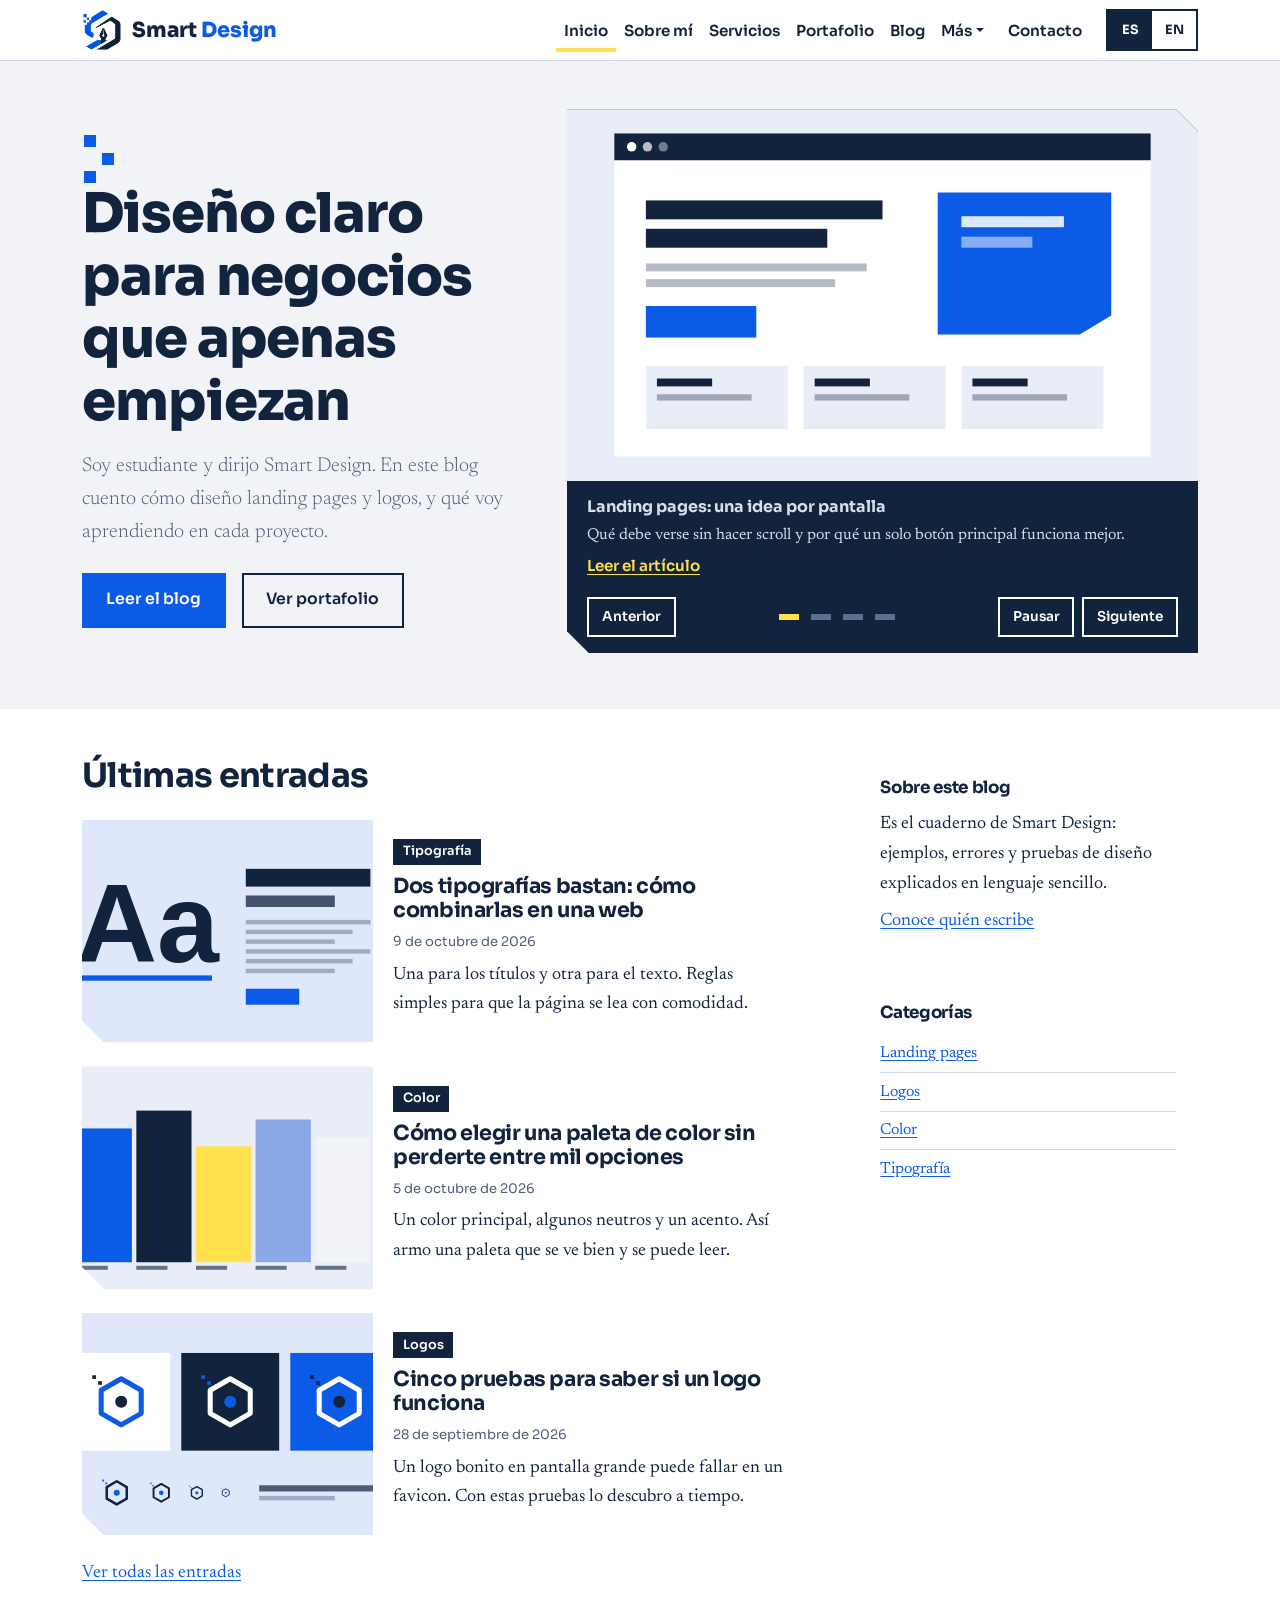
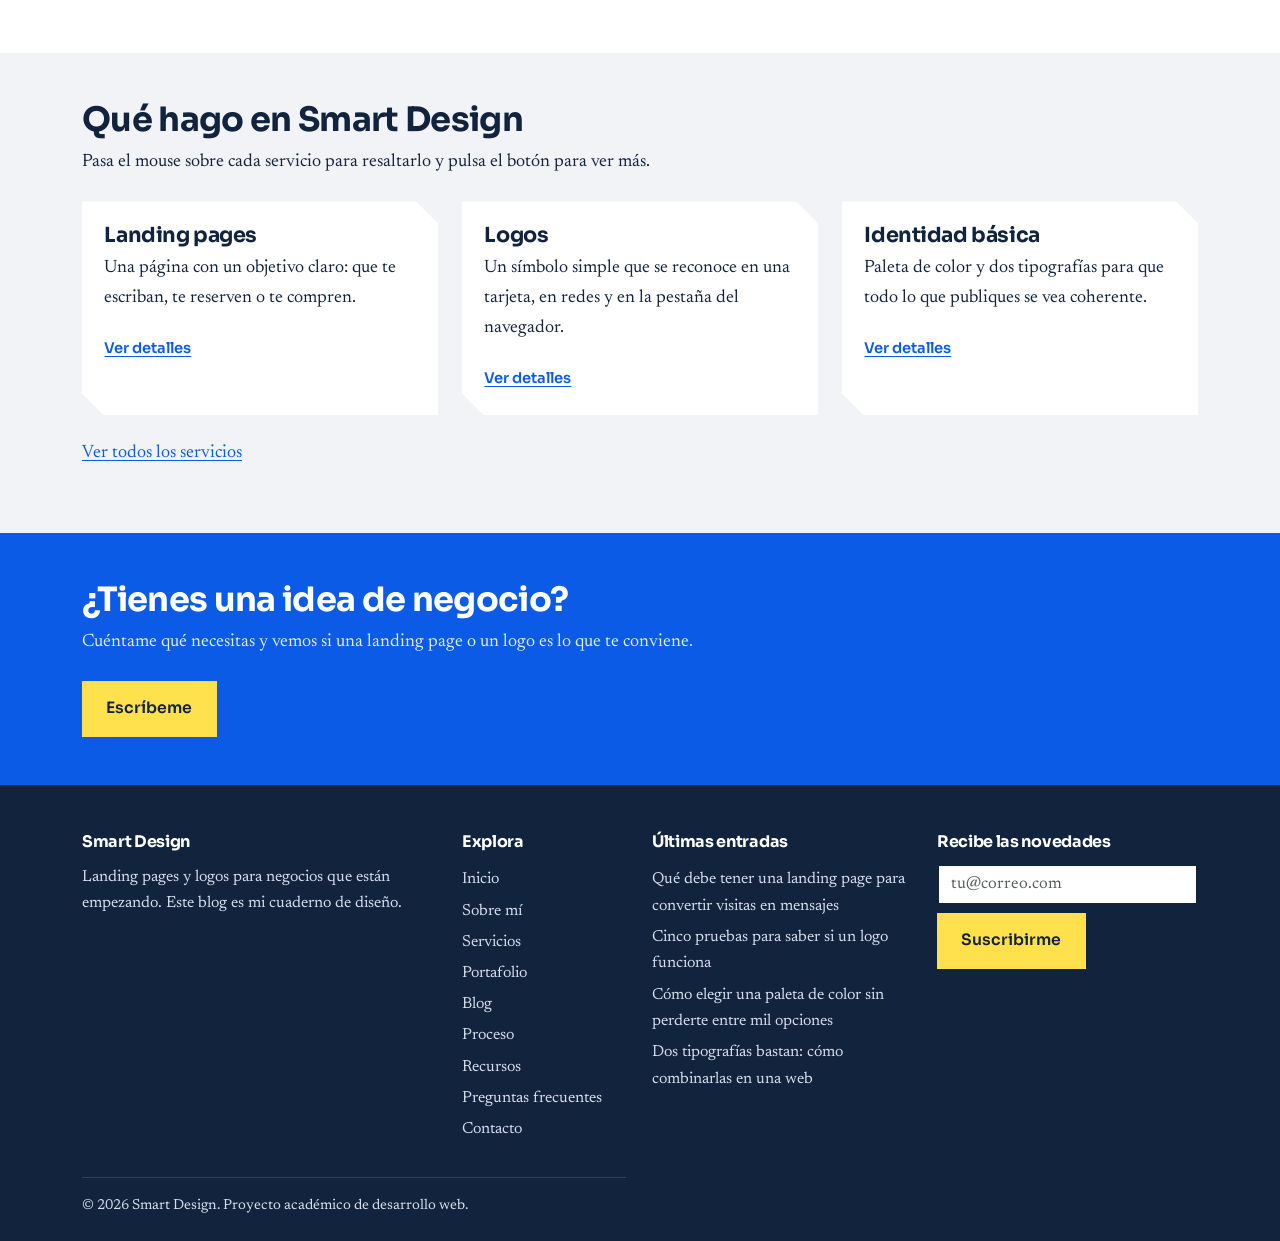
<file: index.html>
<!DOCTYPE html>
<html lang="es">
<head>
  <!-- BUENAS PRÁCTICAS: UTF-8, idioma declarado, viewport para móviles, título y descripción únicos por página -->
  <meta charset="utf-8">
  <meta name="viewport" content="width=device-width, initial-scale=1">
  <title data-i18n="smart-design-blog-sobre-landing">Smart Design | Blog sobre landing pages y logos</title>
  <meta name="description" content="Blog personal de Smart Design: artículos sobre landing pages, logos, color y tipografía para negocios que empiezan." data-i18n-attr="content:blog-personal-de-smart-design">
  <meta name="theme-color" content="#12233d">
  <link rel="icon" href="assets/images/logo-marca.png" type="image/png">
  <link rel="preconnect" href="https://fonts.googleapis.com"><link rel="preconnect" href="https://fonts.gstatic.com" crossorigin><link href="https://fonts.googleapis.com/css2?family=Newsreader:ital,opsz,wght@0,6..72,400;0,6..72,600;1,6..72,400&amp;family=Sora:wght@600;700;800&amp;display=swap" rel="stylesheet">
  <!-- 1) Bootstrap (CDN) -->
  <link rel="stylesheet" href="https://cdn.jsdelivr.net/npm/bootstrap@5.3.3/dist/css/bootstrap.min.css" integrity="sha384-QWTKZyjpPEjISv5WaRU9OFeRpok6YctnYmDr5pNlyT2bRjXh0JMhjY6hW+ALEwIH" crossorigin="anonymous">
  <!-- 2) Estilos propios: van después de Bootstrap para poder personalizarlo -->
  <link rel="stylesheet" href="css/styles.css">
</head>
<body>
  <a class="sd-skip" href="#contenido" data-i18n="saltar-al-contenido">Saltar al contenido</a>
<header class="sd-header">
  <nav class="navbar navbar-expand-lg" aria-label="Navegación principal" data-i18n-attr="aria-label:navegacion-principal">
    <div class="container">
      <a class="sd-brand" href="index.html"><img src="assets/images/logo-marca.png" width="40" height="42" alt=""><div data-i18n="smart-design">Smart <span>Design</span></div></a>
      <button class="navbar-toggler" type="button" data-bs-toggle="collapse" data-bs-target="#menuPrincipal" aria-controls="menuPrincipal" aria-expanded="false" aria-label="Abrir o cerrar el menú" data-i18n-attr="aria-label:abrir-o-cerrar-el-menu"><span class="navbar-toggler-icon"></span></button>
      <div class="collapse navbar-collapse" id="menuPrincipal">
        <ul class="navbar-nav ms-auto align-items-lg-center">
<li class="nav-item"><a class="nav-link active" href="index.html" aria-current="page" data-i18n="inicio">Inicio</a></li>
<li class="nav-item"><a class="nav-link" href="sobre-mi.html" data-i18n="sobre-mi">Sobre mí</a></li>
<li class="nav-item"><a class="nav-link" href="servicios.html" data-i18n="servicios">Servicios</a></li>
<li class="nav-item"><a class="nav-link" href="portafolio.html" data-i18n="portafolio">Portafolio</a></li>
<li class="nav-item"><a class="nav-link" href="blog.html" data-i18n="blog">Blog</a></li>
          <li class="nav-item dropdown">
            <a class="nav-link dropdown-toggle" href="#" role="button" data-bs-toggle="dropdown" aria-expanded="false" data-i18n="mas">Más</a>
            <ul class="dropdown-menu dropdown-menu-end">
<li><a class="dropdown-item" href="proceso.html" data-i18n="proceso">Proceso</a></li>
<li><a class="dropdown-item" href="recursos.html" data-i18n="recursos">Recursos</a></li>
<li><a class="dropdown-item" href="faq.html" data-i18n="preguntas-frecuentes">Preguntas frecuentes</a></li>
            </ul>
          </li>
          <li class="nav-item ms-lg-2"><a class="nav-link" href="contacto.html" data-i18n="contacto">Contacto</a></li>
          <li class="nav-item ms-lg-3 my-2 my-lg-0">
            <!-- Selector de idioma: lo controla js/i18n.js -->
            <div class="sd-lang" role="group" aria-label="Idioma / Language" data-i18n-skip>
              <button type="button" class="sd-lang-btn" data-lang="es" lang="es" aria-pressed="true" aria-label="Español" title="Español">ES</button>
              <button type="button" class="sd-lang-btn" data-lang="en" lang="en" aria-pressed="false" aria-label="English" title="English">EN</button>
            </div>
          </li>
        </ul>
      </div>
    </div>
  </nav>
</header>

<main id="contenido">
  <section class="sd-hero" aria-labelledby="hero-titulo">
    <div class="container">
      <div class="row gy-5 gx-lg-5 align-items-center">
        <div class="col-lg-5">
          <span class="sd-pixels" aria-hidden="true"></span>
          <h1 id="hero-titulo" data-i18n="diseno-claro-para-negocios-que">Diseño claro para negocios que apenas empiezan</h1>
          <p class="lead mt-3" data-i18n="soy-estudiante-y-dirijo-smart">Soy estudiante y dirijo Smart Design. En este blog cuento cómo diseño landing pages y logos, y qué voy aprendiendo en cada proyecto.</p>
          <div class="d-flex flex-wrap gap-3 mt-4">
            <a class="sd-btn" href="blog.html" data-i18n="leer-el-blog">Leer el blog</a>
            <a class="sd-btn sd-btn--ghost" href="portafolio.html" data-i18n="ver-portafolio">Ver portafolio</a>
          </div>
        </div>
        <div class="col-lg-7">
          <!-- Carrusel: lo controla js/script.js (módulo initCarousel) -->
          <div class="sd-carousel sd-cut" data-carousel role="region" aria-roledescription="carrusel" aria-label="Temas destacados del blog" data-i18n-attr="aria-label:temas-destacados-del-blog;aria-roledescription:carrusel">
            <div class="sd-slides" aria-live="off">
          <figure class="sd-slide is-active" aria-roledescription="diapositiva" aria-label="1 de 4" data-i18n-attr="aria-label:1-de-4;aria-roledescription:diapositiva">
            <img src="assets/images/slide-landing.svg" width="800" height="500" alt="Boceto de una landing page con titular, botón e imagen" data-i18n-attr="alt:boceto-de-una-landing-page">
            <figcaption><p class="sd-slide-title" data-i18n="landing-pages-una-idea-por">Landing pages: una idea por pantalla</p><p data-i18n="que-debe-verse-sin-hacer">Qué debe verse sin hacer scroll y por qué un solo botón principal funciona mejor.</p><a href="articulo-landing-pages.html" data-i18n="leer-el-articulo">Leer el artículo</a></figcaption>
          </figure>
<figure class="sd-slide" aria-roledescription="diapositiva" aria-label="2 de 4" data-i18n-attr="aria-label:2-de-4;aria-roledescription:diapositiva">
            <img src="assets/images/slide-logos.svg" width="800" height="500" alt="Un logo en fondo claro, oscuro y de color, además de varios tamaños" loading="lazy" data-i18n-attr="alt:un-logo-en-fondo-claro">
            <figcaption><p class="sd-slide-title" data-i18n="logos-que-funcionan-en-grande">Logos que funcionan en grande y en pequeño</p><p data-i18n="cinco-pruebas-rapidas-antes-de">Cinco pruebas rápidas antes de aprobar cualquier logo.</p><a href="articulo-logos.html" data-i18n="leer-el-articulo">Leer el artículo</a></figcaption>
          </figure>
<figure class="sd-slide" aria-roledescription="diapositiva" aria-label="3 de 4" data-i18n-attr="aria-label:3-de-4;aria-roledescription:diapositiva">
            <img src="assets/images/slide-color.svg" width="800" height="500" alt="Cinco bloques de color que forman una paleta" loading="lazy" data-i18n-attr="alt:cinco-bloques-de-color-que">
            <figcaption><p class="sd-slide-title" data-i18n="paletas-con-proposito">Paletas con propósito</p><p data-i18n="un-color-principal-neutros-y">Un color principal, neutros y un acento: lo justo para una marca clara.</p><a href="articulo-color.html" data-i18n="leer-el-articulo">Leer el artículo</a></figcaption>
          </figure>
<figure class="sd-slide" aria-roledescription="diapositiva" aria-label="4 de 4" data-i18n-attr="aria-label:4-de-4;aria-roledescription:diapositiva">
            <img src="assets/images/slide-tipografia.svg" width="800" height="500" alt="Letras A grandes y una jerarquía de textos" loading="lazy" data-i18n-attr="alt:letras-a-grandes-y-una">
            <figcaption><p class="sd-slide-title" data-i18n="dos-tipografias-son-suficientes">Dos tipografías son suficientes</p><p data-i18n="como-combinar-una-fuente-para">Cómo combinar una fuente para títulos con otra para lectura.</p><a href="articulo-tipografia.html" data-i18n="leer-el-articulo">Leer el artículo</a></figcaption>
          </figure>
            </div>
            <div class="sd-controls">
              <button type="button" class="sd-ctrl" data-carousel-prev aria-label="Diapositiva anterior" data-i18n="anterior" data-i18n-attr="aria-label:diapositiva-anterior">Anterior</button>
              <div class="sd-dots" data-carousel-dots></div>
              <button type="button" class="sd-ctrl" data-carousel-toggle aria-pressed="false">Pausar</button>
              <button type="button" class="sd-ctrl" data-carousel-next aria-label="Diapositiva siguiente" data-i18n="siguiente" data-i18n-attr="aria-label:diapositiva-siguiente">Siguiente</button>
            </div>
          </div>
        </div>
      </div>
    </div>
  </section>

  <div class="sd-section sd-section--white">
    <div class="container">
      <div class="row gy-5 gx-lg-5">
        <section class="col-lg-8" aria-labelledby="ultimas">
          <h2 id="ultimas" class="mb-4" data-i18n="ultimas-entradas">Últimas entradas</h2>
          <div class="d-grid gap-4">
            <article class="sd-post sd-post--row sd-cut">
  <img src="assets/images/articulo-tipografia.svg" width="800" height="500" alt="Letras A grandes junto a una jerarquía de títulos y párrafos" data-i18n-attr="alt:letras-a-grandes-junto-a">
  <div class="sd-post-body">
    <span class="sd-tag" data-i18n="tipografia">Tipografía</span>
    <h3><a href="articulo-tipografia.html" data-i18n="dos-tipografias-bastan-como-combinarlas">Dos tipografías bastan: cómo combinarlas en una web</a></h3>
    <p class="sd-meta mb-2"><time datetime="2026-10-09" data-i18n="9-de-octubre-de-2026">9 de octubre de 2026</time></p>
    <p class="mb-0" data-i18n="una-para-los-titulos-y">Una para los títulos y otra para el texto. Reglas simples para que la página se lea con comodidad.</p>
  </div>
</article>
            <article class="sd-post sd-post--row sd-cut">
  <img src="assets/images/articulo-color.svg" width="800" height="500" alt="Cinco bloques de color: azul, azul marino, amarillo, azul claro y gris" loading="lazy" data-i18n-attr="alt:cinco-bloques-de-color-azul">
  <div class="sd-post-body">
    <span class="sd-tag" data-i18n="color">Color</span>
    <h3><a href="articulo-color.html" data-i18n="como-elegir-una-paleta-de">Cómo elegir una paleta de color sin perderte entre mil opciones</a></h3>
    <p class="sd-meta mb-2"><time datetime="2026-10-05" data-i18n="5-de-octubre-de-2026">5 de octubre de 2026</time></p>
    <p class="mb-0" data-i18n="un-color-principal-algunos-neutros">Un color principal, algunos neutros y un acento. Así armo una paleta que se ve bien y se puede leer.</p>
  </div>
</article>
            <article class="sd-post sd-post--row sd-cut">
  <img src="assets/images/articulo-logos.svg" width="800" height="500" alt="Un logo hexagonal en tres versiones de color y en varios tamaños" loading="lazy" data-i18n-attr="alt:un-logo-hexagonal-en-tres">
  <div class="sd-post-body">
    <span class="sd-tag" data-i18n="logos">Logos</span>
    <h3><a href="articulo-logos.html" data-i18n="cinco-pruebas-para-saber-si">Cinco pruebas para saber si un logo funciona</a></h3>
    <p class="sd-meta mb-2"><time datetime="2026-09-28" data-i18n="28-de-septiembre-de-2026">28 de septiembre de 2026</time></p>
    <p class="mb-0" data-i18n="un-logo-bonito-en-pantalla">Un logo bonito en pantalla grande puede fallar en un favicon. Con estas pruebas lo descubro a tiempo.</p>
  </div>
</article>
          </div>
          <p class="mt-4"><a href="blog.html" data-i18n="ver-todas-las-entradas">Ver todas las entradas</a></p>
        </section>
        <aside class="col-lg-4" aria-label="Información complementaria" data-i18n-attr="aria-label:informacion-complementaria">
          <div class="sd-aside-box sd-cut">
            <h2 data-i18n="sobre-este-blog">Sobre este blog</h2>
            <p class="mb-2" data-i18n="es-el-cuaderno-de-smart">Es el cuaderno de Smart Design: ejemplos, errores y pruebas de diseño explicados en lenguaje sencillo.</p>
            <a href="sobre-mi.html" data-i18n="conoce-quien-escribe">Conoce quién escribe</a>
          </div>
          <div class="sd-aside-box sd-cut">
            <h2 data-i18n="categorias">Categorías</h2>
            <ul>
              <li><a href="blog.html#landing-pages" data-i18n="landing-pages">Landing pages</a></li>
              <li><a href="blog.html#logos" data-i18n="logos">Logos</a></li>
              <li><a href="blog.html#color" data-i18n="color">Color</a></li>
              <li><a href="blog.html#tipografia" data-i18n="tipografia">Tipografía</a></li>
            </ul>
          </div>
        </aside>
      </div>
    </div>
  </div>

  <section class="sd-section" aria-labelledby="que-hago">
    <div class="container">
      <h2 id="que-hago" class="mb-2" data-i18n="que-hago-en-smart-design">Qué hago en Smart Design</h2>
      <p class="mb-4" data-i18n="pasa-el-mouse-sobre-cada">Pasa el mouse sobre cada servicio para resaltarlo y pulsa el botón para ver más.</p>
      <div class="row g-4" data-card-group><div class="col-md-4"><article class="sd-card sd-cut" data-card>
  
  
  <h3 data-i18n="landing-pages">Landing pages</h3>
  <p data-i18n="una-pagina-con-un-objetivo">Una página con un objetivo claro: que te escriban, te reserven o te compren.</p>
  <button type="button" class="sd-more" data-card-toggle aria-expanded="false" aria-controls="det-home-landing">Ver detalles</button>
  <div class="sd-details" id="det-home-landing" hidden><ul><li data-i18n="estructura-pensada-para-movil-primero">Estructura pensada para móvil primero.</li><li data-i18n="texto-breve-y-boton-principal">Texto breve y botón principal visible.</li><li data-i18n="diseno-con-los-colores-de">Diseño con los colores de tu marca.</li></ul></div>
</article></div><div class="col-md-4"><article class="sd-card sd-cut" data-card>
  
  
  <h3 data-i18n="logos">Logos</h3>
  <p data-i18n="un-simbolo-simple-que-se">Un símbolo simple que se reconoce en una tarjeta, en redes y en la pestaña del navegador.</p>
  <button type="button" class="sd-more" data-card-toggle aria-expanded="false" aria-controls="det-home-logos">Ver detalles</button>
  <div class="sd-details" id="det-home-logos" hidden><ul><li data-i18n="version-a-color-en-blanco">Versión a color, en blanco y negro y en fondo oscuro.</li><li data-i18n="pruebas-de-tamano-pequeno">Pruebas de tamaño pequeño.</li><li data-i18n="archivos-listos-para-usar">Archivos listos para usar.</li></ul></div>
</article></div><div class="col-md-4"><article class="sd-card sd-cut" data-card>
  
  
  <h3 data-i18n="identidad-basica">Identidad básica</h3>
  <p data-i18n="paleta-de-color-y-dos">Paleta de color y dos tipografías para que todo lo que publiques se vea coherente.</p>
  <button type="button" class="sd-more" data-card-toggle aria-expanded="false" aria-controls="det-home-identidad">Ver detalles</button>
  <div class="sd-details" id="det-home-identidad" hidden><ul><li data-i18n="paleta-con-colores-principales-y">Paleta con colores principales y de apoyo.</li><li data-i18n="pareja-de-tipografias-con-tamanos">Pareja de tipografías con tamaños sugeridos.</li><li data-i18n="una-hoja-con-las-reglas">Una hoja con las reglas de uso.</li></ul></div>
</article></div></div>
      <p class="mt-4"><a href="servicios.html" data-i18n="ver-todos-los-servicios">Ver todos los servicios</a></p>
    </div>
  </section>

  <section class="sd-cta" aria-labelledby="cta-titulo">
    <div class="container">
      <h2 id="cta-titulo" data-i18n="tienes-una-idea-de-negocio">¿Tienes una idea de negocio?</h2>
      <p class="mb-4" data-i18n="cuentame-que-necesitas-y-vemos">Cuéntame qué necesitas y vemos si una landing page o un logo es lo que te conviene.</p>
      <a class="sd-btn sd-btn--marker" href="contacto.html" data-i18n="escribeme">Escríbeme</a>
    </div>
  </section>
</main>

<footer class="sd-footer">
  <div class="container">
    <div class="row g-4">
      <div class="col-lg-4">
        <h2 data-i18n="smart-design-2">Smart Design</h2>
        <p data-i18n="landing-pages-y-logos-para">Landing pages y logos para negocios que están empezando. Este blog es mi cuaderno de diseño.</p>
      </div>
      <div class="col-6 col-lg-2"><h2 data-i18n="explora">Explora</h2><ul><li><a href="index.html" data-i18n="inicio">Inicio</a></li><li><a href="sobre-mi.html" data-i18n="sobre-mi">Sobre mí</a></li><li><a href="servicios.html" data-i18n="servicios">Servicios</a></li><li><a href="portafolio.html" data-i18n="portafolio">Portafolio</a></li><li><a href="blog.html" data-i18n="blog">Blog</a></li><li><a href="proceso.html" data-i18n="proceso">Proceso</a></li><li><a href="recursos.html" data-i18n="recursos">Recursos</a></li><li><a href="faq.html" data-i18n="preguntas-frecuentes">Preguntas frecuentes</a></li><li><a href="contacto.html" data-i18n="contacto">Contacto</a></li></ul></div>
      <div class="col-6 col-lg-3"><h2 data-i18n="ultimas-entradas">Últimas entradas</h2><ul><li><a href="articulo-landing-pages.html" data-i18n="que-debe-tener-una-landing">Qué debe tener una landing page para convertir visitas en mensajes</a></li><li><a href="articulo-logos.html" data-i18n="cinco-pruebas-para-saber-si">Cinco pruebas para saber si un logo funciona</a></li><li><a href="articulo-color.html" data-i18n="como-elegir-una-paleta-de">Cómo elegir una paleta de color sin perderte entre mil opciones</a></li><li><a href="articulo-tipografia.html" data-i18n="dos-tipografias-bastan-como-combinarlas">Dos tipografías bastan: cómo combinarlas en una web</a></li></ul></div>
      <div class="col-lg-3">
        <h2 data-i18n="recibe-las-novedades">Recibe las novedades</h2>
        <form class="sd-form" data-validate novalidate>
          <label for="newsEmail" class="visually-hidden" data-i18n="correo-electronico">Correo electrónico</label>
          <input type="email" class="form-control" id="newsEmail" name="email" placeholder="tu@correo.com" autocomplete="email" data-rule="email" aria-describedby="newsEmail-fb" data-i18n-attr="placeholder:tu-correo-com">
          <div class="invalid-feedback" id="newsEmail-fb"></div>
          <button type="submit" class="sd-btn sd-btn--marker mt-2" data-i18n="suscribirme">Suscribirme</button>
          <p class="sd-success mt-2" role="status" data-form-success hidden data-i18n="correo-validado-es-una-demostracion">Correo validado. Es una demostración: no se envía a ningún servidor.</p>
        </form>
      </div>
    </div>
    <p class="sd-copy mb-0" data-i18n="2026-smart-design-proyecto-academico">&copy; <span data-year>2026</span> Smart Design. Proyecto académico de desarrollo web.</p>
  </div>
</footer>

  <!-- Scripts al final del body para no bloquear la carga de la página -->
  <script src="https://cdn.jsdelivr.net/npm/bootstrap@5.3.3/dist/js/bootstrap.bundle.min.js" integrity="sha384-YvpcrYf0tY3lHB60NNkmXc5s9fDVZLESaAA55NDzOxhy9GkcIdslK1eN7N6jIeHz" crossorigin="anonymous"></script>
  <!-- Orden importante: 1) diccionario  2) motor de idiomas  3) interacciones -->
  <script src="js/translations.js"></script>
  <script src="js/i18n.js"></script>
  <script src="js/script.js"></script>
</body>
</html>
</file>
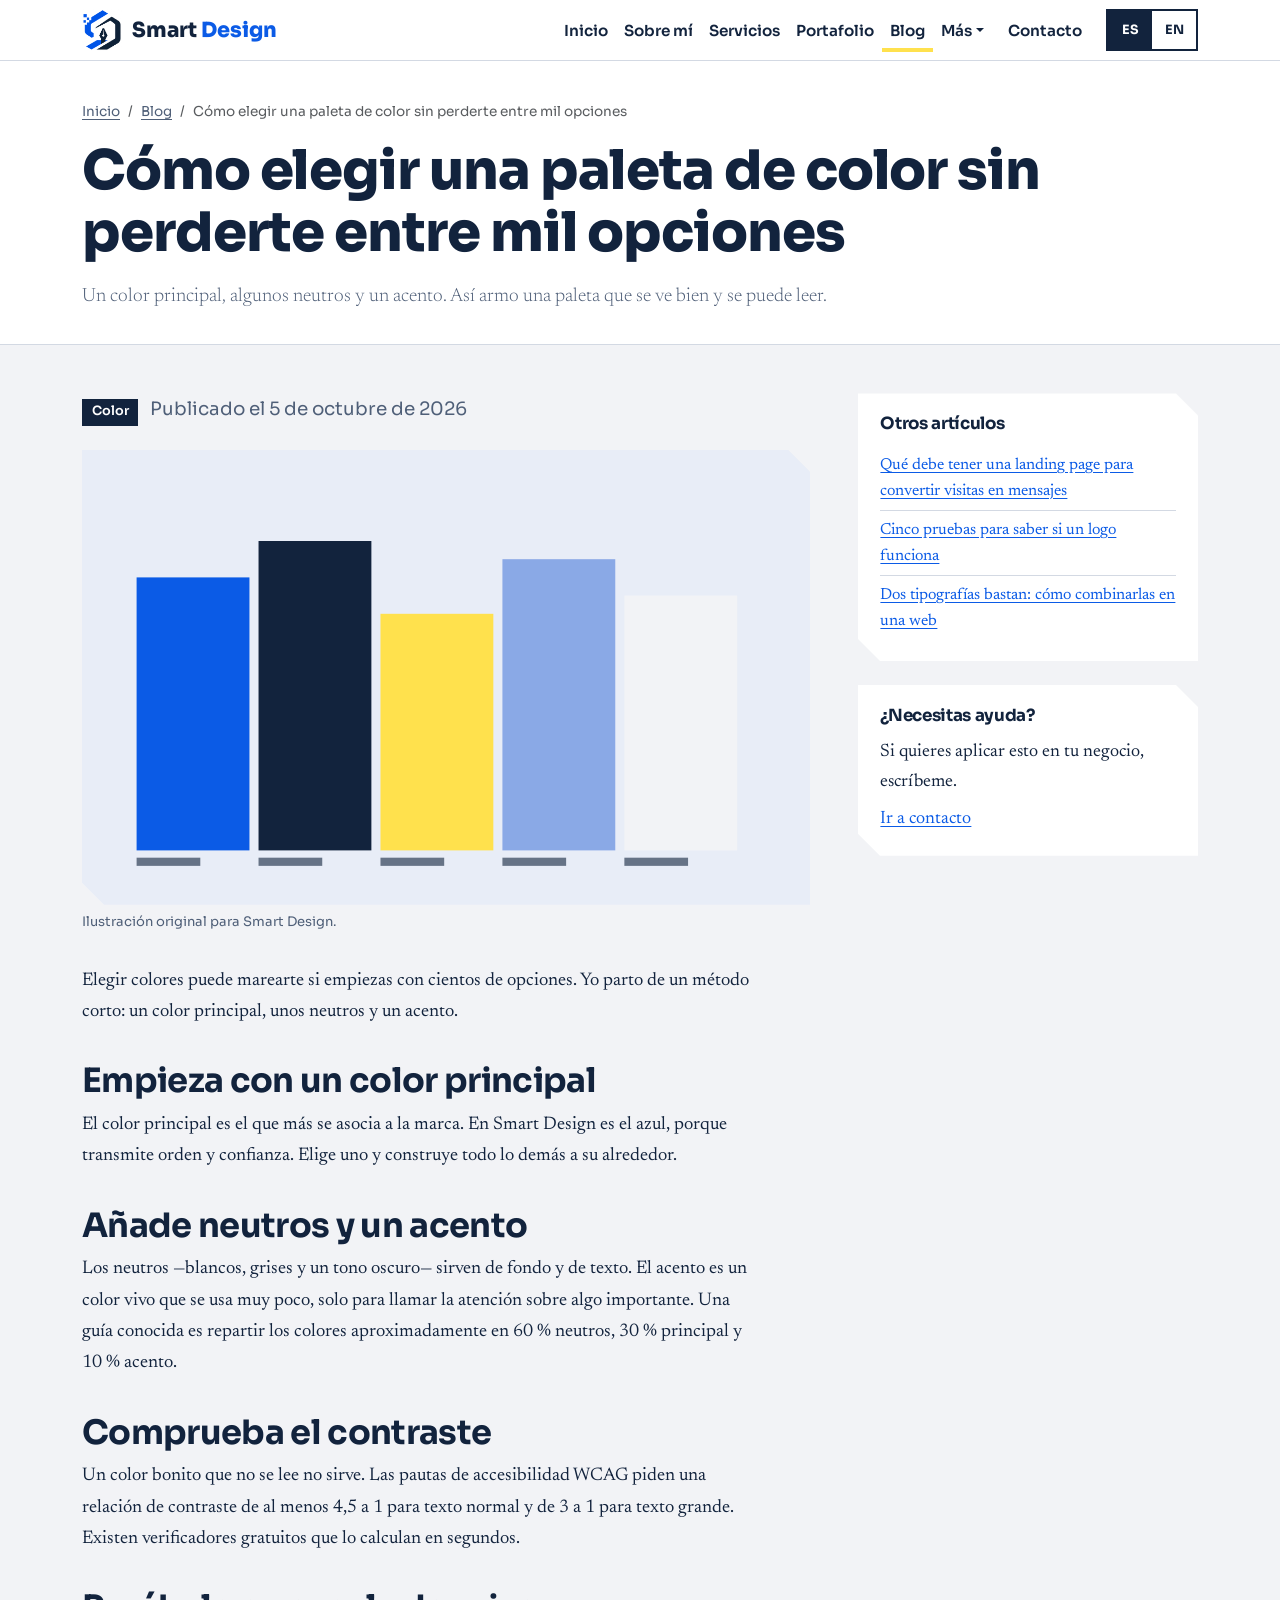
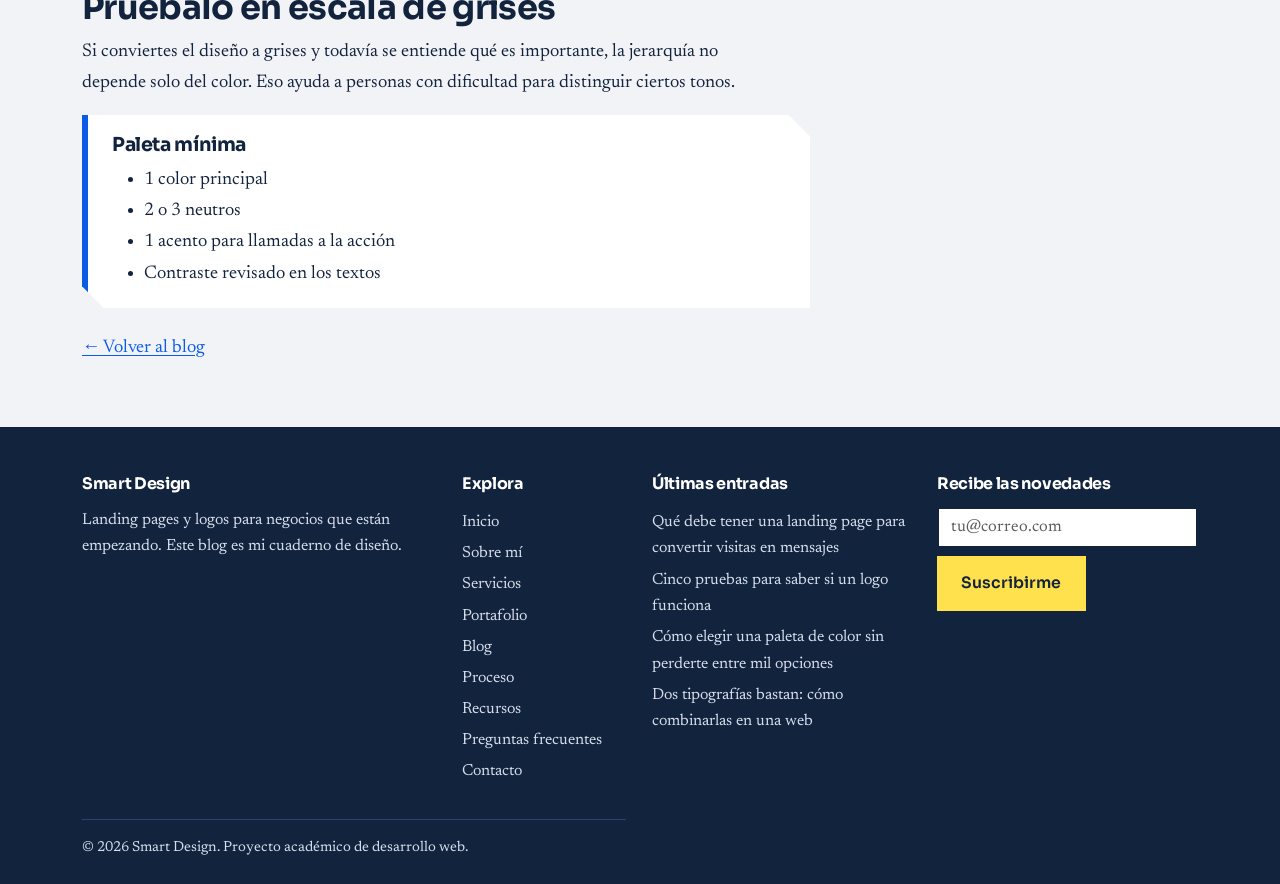
<file: articulo-color.html>
<!DOCTYPE html>
<html lang="es">
<head>
  <!-- BUENAS PRÁCTICAS: UTF-8, idioma declarado, viewport para móviles, título y descripción únicos por página -->
  <meta charset="utf-8">
  <meta name="viewport" content="width=device-width, initial-scale=1">
  <title data-i18n="como-elegir-una-paleta-de-2">Cómo elegir una paleta de color sin perderte entre mil opciones | Smart Design</title>
  <meta name="description" content="Un color principal, algunos neutros y un acento. Así armo una paleta que se ve bien y se puede leer." data-i18n-attr="content:un-color-principal-algunos-neutros">
  <meta name="theme-color" content="#12233d">
  <link rel="icon" href="assets/images/logo-marca.png" type="image/png">
  <link rel="preconnect" href="https://fonts.googleapis.com"><link rel="preconnect" href="https://fonts.gstatic.com" crossorigin><link href="https://fonts.googleapis.com/css2?family=Newsreader:ital,opsz,wght@0,6..72,400;0,6..72,600;1,6..72,400&amp;family=Sora:wght@600;700;800&amp;display=swap" rel="stylesheet">
  <!-- 1) Bootstrap (CDN) -->
  <link rel="stylesheet" href="https://cdn.jsdelivr.net/npm/bootstrap@5.3.3/dist/css/bootstrap.min.css" integrity="sha384-QWTKZyjpPEjISv5WaRU9OFeRpok6YctnYmDr5pNlyT2bRjXh0JMhjY6hW+ALEwIH" crossorigin="anonymous">
  <!-- 2) Estilos propios: van después de Bootstrap para poder personalizarlo -->
  <link rel="stylesheet" href="css/styles.css">
</head>
<body>
  <a class="sd-skip" href="#contenido" data-i18n="saltar-al-contenido">Saltar al contenido</a>
<header class="sd-header">
  <nav class="navbar navbar-expand-lg" aria-label="Navegación principal" data-i18n-attr="aria-label:navegacion-principal">
    <div class="container">
      <a class="sd-brand" href="index.html"><img src="assets/images/logo-marca.png" width="40" height="42" alt=""><div data-i18n="smart-design">Smart <span>Design</span></div></a>
      <button class="navbar-toggler" type="button" data-bs-toggle="collapse" data-bs-target="#menuPrincipal" aria-controls="menuPrincipal" aria-expanded="false" aria-label="Abrir o cerrar el menú" data-i18n-attr="aria-label:abrir-o-cerrar-el-menu"><span class="navbar-toggler-icon"></span></button>
      <div class="collapse navbar-collapse" id="menuPrincipal">
        <ul class="navbar-nav ms-auto align-items-lg-center">
<li class="nav-item"><a class="nav-link" href="index.html" data-i18n="inicio">Inicio</a></li>
<li class="nav-item"><a class="nav-link" href="sobre-mi.html" data-i18n="sobre-mi">Sobre mí</a></li>
<li class="nav-item"><a class="nav-link" href="servicios.html" data-i18n="servicios">Servicios</a></li>
<li class="nav-item"><a class="nav-link" href="portafolio.html" data-i18n="portafolio">Portafolio</a></li>
<li class="nav-item"><a class="nav-link active" href="blog.html" aria-current="page" data-i18n="blog">Blog</a></li>
          <li class="nav-item dropdown">
            <a class="nav-link dropdown-toggle" href="#" role="button" data-bs-toggle="dropdown" aria-expanded="false" data-i18n="mas">Más</a>
            <ul class="dropdown-menu dropdown-menu-end">
<li><a class="dropdown-item" href="proceso.html" data-i18n="proceso">Proceso</a></li>
<li><a class="dropdown-item" href="recursos.html" data-i18n="recursos">Recursos</a></li>
<li><a class="dropdown-item" href="faq.html" data-i18n="preguntas-frecuentes">Preguntas frecuentes</a></li>
            </ul>
          </li>
          <li class="nav-item ms-lg-2"><a class="nav-link" href="contacto.html" data-i18n="contacto">Contacto</a></li>
          <li class="nav-item ms-lg-3 my-2 my-lg-0">
            <!-- Selector de idioma: lo controla js/i18n.js -->
            <div class="sd-lang" role="group" aria-label="Idioma / Language" data-i18n-skip>
              <button type="button" class="sd-lang-btn" data-lang="es" lang="es" aria-pressed="true" aria-label="Español" title="Español">ES</button>
              <button type="button" class="sd-lang-btn" data-lang="en" lang="en" aria-pressed="false" aria-label="English" title="English">EN</button>
            </div>
          </li>
        </ul>
      </div>
    </div>
  </nav>
</header>

<main id="contenido">
  <section class="sd-pagehead">
    <div class="container">
      <nav aria-label="Ruta de navegación" data-i18n-attr="aria-label:ruta-de-navegacion"><ol class="breadcrumb"><li class="breadcrumb-item"><a href="index.html" data-i18n="inicio">Inicio</a></li><li class="breadcrumb-item"><a href="blog.html" data-i18n="blog">Blog</a></li><li class="breadcrumb-item active" aria-current="page" data-i18n="como-elegir-una-paleta-de">Cómo elegir una paleta de color sin perderte entre mil opciones</li></ol></nav>
      <h1 data-i18n="como-elegir-una-paleta-de">Cómo elegir una paleta de color sin perderte entre mil opciones</h1>
      <p class="lead mt-3" data-i18n="un-color-principal-algunos-neutros">Un color principal, algunos neutros y un acento. Así armo una paleta que se ve bien y se puede leer.</p>
    </div>
  </section>
  <section class="sd-section">
    <div class="container">
      <div class="row gy-5 gx-lg-5">
        <article class="col-lg-8 sd-article">
          <p class="sd-meta" data-i18n="color-publicado-el-5-de"><span class="sd-tag">Color</span> &nbsp; Publicado el <time datetime="2026-10-05">5 de octubre de 2026</time></p>
          <figure>
            <img class="sd-cut" src="assets/images/articulo-color.svg" width="800" height="500" alt="Cinco bloques de color: azul, azul marino, amarillo, azul claro y gris" data-i18n-attr="alt:cinco-bloques-de-color-azul">
            <figcaption data-i18n="ilustracion-original-para-smart-design">Ilustración original para Smart Design.</figcaption>
          </figure>
          
<p data-i18n="elegir-colores-puede-marearte-si">Elegir colores puede marearte si empiezas con cientos de opciones. Yo parto de un método corto: un color principal, unos neutros y un acento.</p>
<h2 data-i18n="empieza-con-un-color-principal">Empieza con un color principal</h2>
<p data-i18n="el-color-principal-es-el">El color principal es el que más se asocia a la marca. En Smart Design es el azul, porque transmite orden y confianza. Elige uno y construye todo lo demás a su alrededor.</p>
<h2 data-i18n="anade-neutros-y-un-acento">Añade neutros y un acento</h2>
<p data-i18n="los-neutros-blancos-grises-y">Los neutros —blancos, grises y un tono oscuro— sirven de fondo y de texto. El acento es un color vivo que se usa muy poco, solo para llamar la atención sobre algo importante. Una guía conocida es repartir los colores aproximadamente en 60 % neutros, 30 % principal y 10 % acento.</p>
<h2 data-i18n="comprueba-el-contraste">Comprueba el contraste</h2>
<p data-i18n="un-color-bonito-que-no">Un color bonito que no se lee no sirve. Las pautas de accesibilidad WCAG piden una relación de contraste de al menos 4,5 a 1 para texto normal y de 3 a 1 para texto grande. Existen verificadores gratuitos que lo calculan en segundos.</p>
<h2 data-i18n="pruebalo-en-escala-de-grises">Pruébalo en escala de grises</h2>
<p data-i18n="si-conviertes-el-diseno-a">Si conviertes el diseño a grises y todavía se entiende qué es importante, la jerarquía no depende solo del color. Eso ayuda a personas con dificultad para distinguir ciertos tonos.</p>
<div class="sd-checklist sd-cut">
  <h2 data-i18n="paleta-minima">Paleta mínima</h2>
  <ul class="mb-0"><li data-i18n="1-color-principal">1 color principal</li><li data-i18n="2-o-3-neutros">2 o 3 neutros</li><li data-i18n="1-acento-para-llamadas-a">1 acento para llamadas a la acción</li><li data-i18n="contraste-revisado-en-los-textos">Contraste revisado en los textos</li></ul>
</div>
          <p class="mt-4"><a href="blog.html" data-i18n="volver-al-blog">&larr; Volver al blog</a></p>
        </article>
        <aside class="col-lg-4" aria-label="Más entradas" data-i18n-attr="aria-label:mas-entradas">
          <div class="sd-aside-box sd-cut"><h2 data-i18n="otros-articulos">Otros artículos</h2><ul><li><a href="articulo-landing-pages.html" data-i18n="que-debe-tener-una-landing">Qué debe tener una landing page para convertir visitas en mensajes</a></li><li><a href="articulo-logos.html" data-i18n="cinco-pruebas-para-saber-si">Cinco pruebas para saber si un logo funciona</a></li><li><a href="articulo-tipografia.html" data-i18n="dos-tipografias-bastan-como-combinarlas">Dos tipografías bastan: cómo combinarlas en una web</a></li></ul></div>
          <div class="sd-aside-box sd-cut"><h2 data-i18n="necesitas-ayuda">¿Necesitas ayuda?</h2><p class="mb-2" data-i18n="si-quieres-aplicar-esto-en">Si quieres aplicar esto en tu negocio, escríbeme.</p><a href="contacto.html" data-i18n="ir-a-contacto">Ir a contacto</a></div>
        </aside>
      </div>
    </div>
  </section>
</main>

<footer class="sd-footer">
  <div class="container">
    <div class="row g-4">
      <div class="col-lg-4">
        <h2 data-i18n="smart-design-2">Smart Design</h2>
        <p data-i18n="landing-pages-y-logos-para">Landing pages y logos para negocios que están empezando. Este blog es mi cuaderno de diseño.</p>
      </div>
      <div class="col-6 col-lg-2"><h2 data-i18n="explora">Explora</h2><ul><li><a href="index.html" data-i18n="inicio">Inicio</a></li><li><a href="sobre-mi.html" data-i18n="sobre-mi">Sobre mí</a></li><li><a href="servicios.html" data-i18n="servicios">Servicios</a></li><li><a href="portafolio.html" data-i18n="portafolio">Portafolio</a></li><li><a href="blog.html" data-i18n="blog">Blog</a></li><li><a href="proceso.html" data-i18n="proceso">Proceso</a></li><li><a href="recursos.html" data-i18n="recursos">Recursos</a></li><li><a href="faq.html" data-i18n="preguntas-frecuentes">Preguntas frecuentes</a></li><li><a href="contacto.html" data-i18n="contacto">Contacto</a></li></ul></div>
      <div class="col-6 col-lg-3"><h2 data-i18n="ultimas-entradas">Últimas entradas</h2><ul><li><a href="articulo-landing-pages.html" data-i18n="que-debe-tener-una-landing">Qué debe tener una landing page para convertir visitas en mensajes</a></li><li><a href="articulo-logos.html" data-i18n="cinco-pruebas-para-saber-si">Cinco pruebas para saber si un logo funciona</a></li><li><a href="articulo-color.html" data-i18n="como-elegir-una-paleta-de">Cómo elegir una paleta de color sin perderte entre mil opciones</a></li><li><a href="articulo-tipografia.html" data-i18n="dos-tipografias-bastan-como-combinarlas">Dos tipografías bastan: cómo combinarlas en una web</a></li></ul></div>
      <div class="col-lg-3">
        <h2 data-i18n="recibe-las-novedades">Recibe las novedades</h2>
        <form class="sd-form" data-validate novalidate>
          <label for="newsEmail" class="visually-hidden" data-i18n="correo-electronico">Correo electrónico</label>
          <input type="email" class="form-control" id="newsEmail" name="email" placeholder="tu@correo.com" autocomplete="email" data-rule="email" aria-describedby="newsEmail-fb" data-i18n-attr="placeholder:tu-correo-com">
          <div class="invalid-feedback" id="newsEmail-fb"></div>
          <button type="submit" class="sd-btn sd-btn--marker mt-2" data-i18n="suscribirme">Suscribirme</button>
          <p class="sd-success mt-2" role="status" data-form-success hidden data-i18n="correo-validado-es-una-demostracion">Correo validado. Es una demostración: no se envía a ningún servidor.</p>
        </form>
      </div>
    </div>
    <p class="sd-copy mb-0" data-i18n="2026-smart-design-proyecto-academico">&copy; <span data-year>2026</span> Smart Design. Proyecto académico de desarrollo web.</p>
  </div>
</footer>

  <!-- Scripts al final del body para no bloquear la carga de la página -->
  <script src="https://cdn.jsdelivr.net/npm/bootstrap@5.3.3/dist/js/bootstrap.bundle.min.js" integrity="sha384-YvpcrYf0tY3lHB60NNkmXc5s9fDVZLESaAA55NDzOxhy9GkcIdslK1eN7N6jIeHz" crossorigin="anonymous"></script>
  <!-- Orden importante: 1) diccionario  2) motor de idiomas  3) interacciones -->
  <script src="js/translations.js"></script>
  <script src="js/i18n.js"></script>
  <script src="js/script.js"></script>
</body>
</html>
</file>
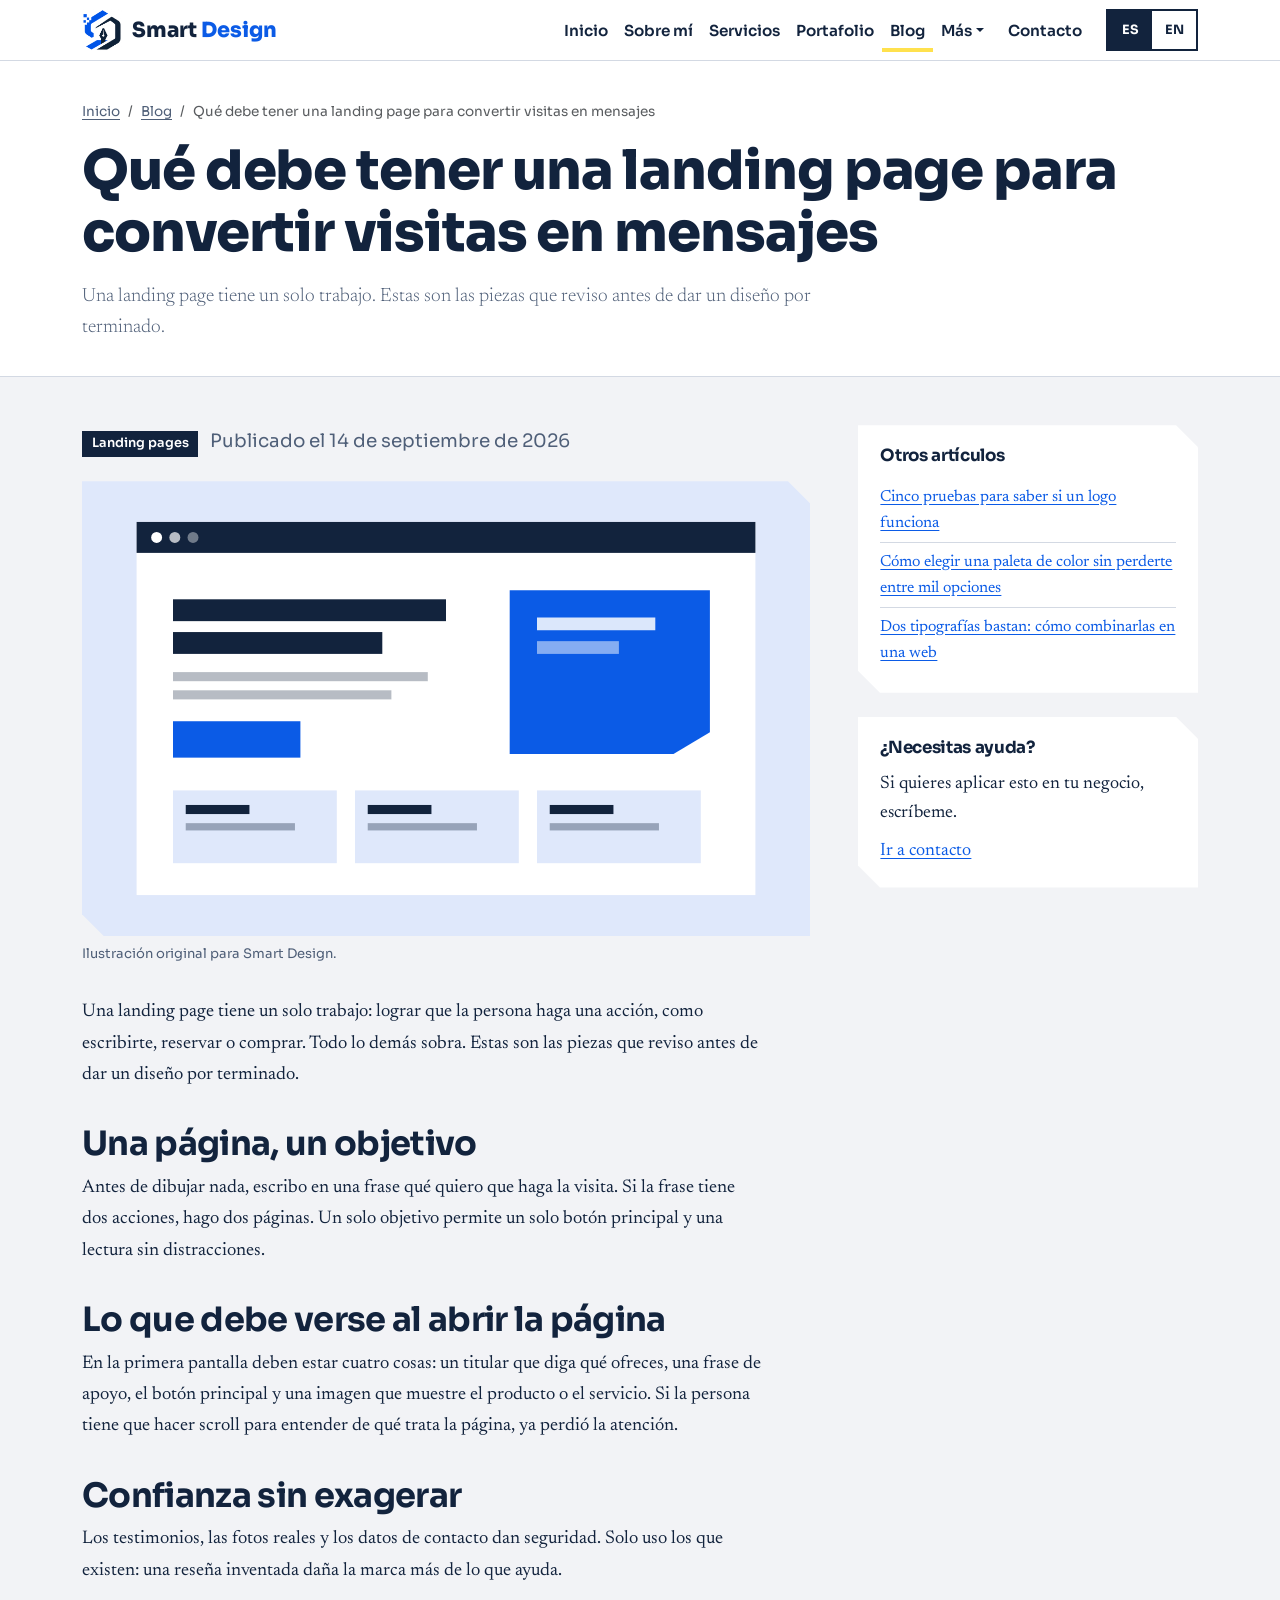
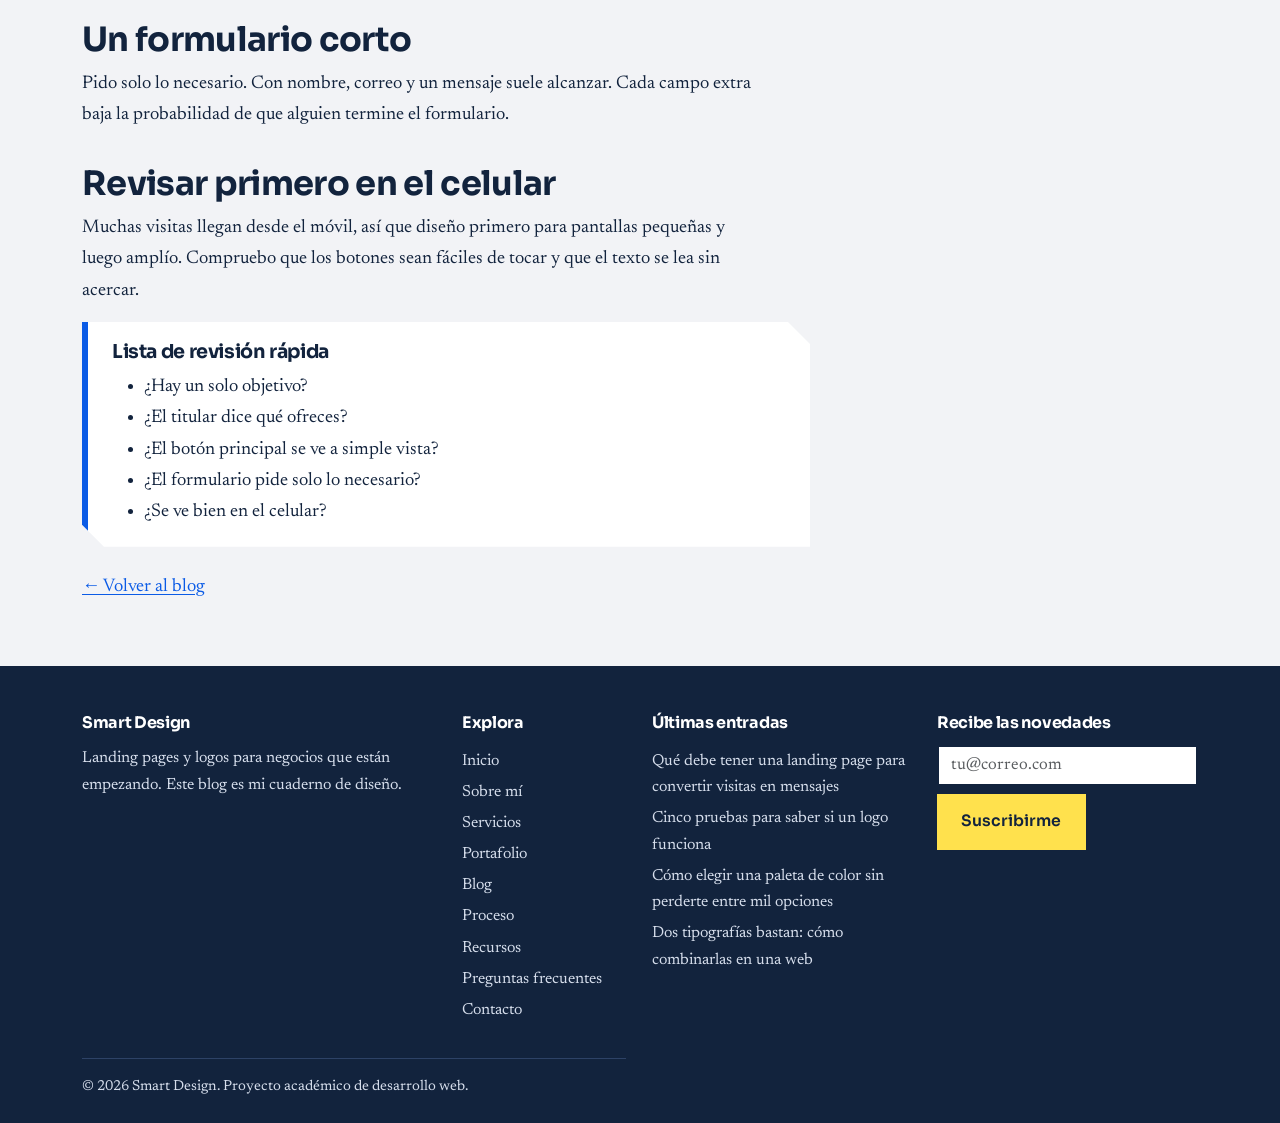
<file: articulo-landing-pages.html>
<!DOCTYPE html>
<html lang="es">
<head>
  <!-- BUENAS PRÁCTICAS: UTF-8, idioma declarado, viewport para móviles, título y descripción únicos por página -->
  <meta charset="utf-8">
  <meta name="viewport" content="width=device-width, initial-scale=1">
  <title data-i18n="que-debe-tener-una-landing-2">Qué debe tener una landing page para convertir visitas en mensajes | Smart Design</title>
  <meta name="description" content="Una landing page tiene un solo trabajo. Estas son las piezas que reviso antes de dar un diseño por terminado." data-i18n-attr="content:una-landing-page-tiene-un">
  <meta name="theme-color" content="#12233d">
  <link rel="icon" href="assets/images/logo-marca.png" type="image/png">
  <link rel="preconnect" href="https://fonts.googleapis.com"><link rel="preconnect" href="https://fonts.gstatic.com" crossorigin><link href="https://fonts.googleapis.com/css2?family=Newsreader:ital,opsz,wght@0,6..72,400;0,6..72,600;1,6..72,400&amp;family=Sora:wght@600;700;800&amp;display=swap" rel="stylesheet">
  <!-- 1) Bootstrap (CDN) -->
  <link rel="stylesheet" href="https://cdn.jsdelivr.net/npm/bootstrap@5.3.3/dist/css/bootstrap.min.css" integrity="sha384-QWTKZyjpPEjISv5WaRU9OFeRpok6YctnYmDr5pNlyT2bRjXh0JMhjY6hW+ALEwIH" crossorigin="anonymous">
  <!-- 2) Estilos propios: van después de Bootstrap para poder personalizarlo -->
  <link rel="stylesheet" href="css/styles.css">
</head>
<body>
  <a class="sd-skip" href="#contenido" data-i18n="saltar-al-contenido">Saltar al contenido</a>
<header class="sd-header">
  <nav class="navbar navbar-expand-lg" aria-label="Navegación principal" data-i18n-attr="aria-label:navegacion-principal">
    <div class="container">
      <a class="sd-brand" href="index.html"><img src="assets/images/logo-marca.png" width="40" height="42" alt=""><div data-i18n="smart-design">Smart <span>Design</span></div></a>
      <button class="navbar-toggler" type="button" data-bs-toggle="collapse" data-bs-target="#menuPrincipal" aria-controls="menuPrincipal" aria-expanded="false" aria-label="Abrir o cerrar el menú" data-i18n-attr="aria-label:abrir-o-cerrar-el-menu"><span class="navbar-toggler-icon"></span></button>
      <div class="collapse navbar-collapse" id="menuPrincipal">
        <ul class="navbar-nav ms-auto align-items-lg-center">
<li class="nav-item"><a class="nav-link" href="index.html" data-i18n="inicio">Inicio</a></li>
<li class="nav-item"><a class="nav-link" href="sobre-mi.html" data-i18n="sobre-mi">Sobre mí</a></li>
<li class="nav-item"><a class="nav-link" href="servicios.html" data-i18n="servicios">Servicios</a></li>
<li class="nav-item"><a class="nav-link" href="portafolio.html" data-i18n="portafolio">Portafolio</a></li>
<li class="nav-item"><a class="nav-link active" href="blog.html" aria-current="page" data-i18n="blog">Blog</a></li>
          <li class="nav-item dropdown">
            <a class="nav-link dropdown-toggle" href="#" role="button" data-bs-toggle="dropdown" aria-expanded="false" data-i18n="mas">Más</a>
            <ul class="dropdown-menu dropdown-menu-end">
<li><a class="dropdown-item" href="proceso.html" data-i18n="proceso">Proceso</a></li>
<li><a class="dropdown-item" href="recursos.html" data-i18n="recursos">Recursos</a></li>
<li><a class="dropdown-item" href="faq.html" data-i18n="preguntas-frecuentes">Preguntas frecuentes</a></li>
            </ul>
          </li>
          <li class="nav-item ms-lg-2"><a class="nav-link" href="contacto.html" data-i18n="contacto">Contacto</a></li>
          <li class="nav-item ms-lg-3 my-2 my-lg-0">
            <!-- Selector de idioma: lo controla js/i18n.js -->
            <div class="sd-lang" role="group" aria-label="Idioma / Language" data-i18n-skip>
              <button type="button" class="sd-lang-btn" data-lang="es" lang="es" aria-pressed="true" aria-label="Español" title="Español">ES</button>
              <button type="button" class="sd-lang-btn" data-lang="en" lang="en" aria-pressed="false" aria-label="English" title="English">EN</button>
            </div>
          </li>
        </ul>
      </div>
    </div>
  </nav>
</header>

<main id="contenido">
  <section class="sd-pagehead">
    <div class="container">
      <nav aria-label="Ruta de navegación" data-i18n-attr="aria-label:ruta-de-navegacion"><ol class="breadcrumb"><li class="breadcrumb-item"><a href="index.html" data-i18n="inicio">Inicio</a></li><li class="breadcrumb-item"><a href="blog.html" data-i18n="blog">Blog</a></li><li class="breadcrumb-item active" aria-current="page" data-i18n="que-debe-tener-una-landing">Qué debe tener una landing page para convertir visitas en mensajes</li></ol></nav>
      <h1 data-i18n="que-debe-tener-una-landing">Qué debe tener una landing page para convertir visitas en mensajes</h1>
      <p class="lead mt-3" data-i18n="una-landing-page-tiene-un">Una landing page tiene un solo trabajo. Estas son las piezas que reviso antes de dar un diseño por terminado.</p>
    </div>
  </section>
  <section class="sd-section">
    <div class="container">
      <div class="row gy-5 gx-lg-5">
        <article class="col-lg-8 sd-article">
          <p class="sd-meta" data-i18n="landing-pages-publicado-el-14"><span class="sd-tag">Landing pages</span> &nbsp; Publicado el <time datetime="2026-09-14">14 de septiembre de 2026</time></p>
          <figure>
            <img class="sd-cut" src="assets/images/articulo-landing-pages.svg" width="800" height="500" alt="Boceto de una landing page con titular, botón y tres tarjetas" data-i18n-attr="alt:boceto-de-una-landing-page-3">
            <figcaption data-i18n="ilustracion-original-para-smart-design">Ilustración original para Smart Design.</figcaption>
          </figure>
          
<p data-i18n="una-landing-page-tiene-un-2">Una landing page tiene un solo trabajo: lograr que la persona haga una acción, como escribirte, reservar o comprar. Todo lo demás sobra. Estas son las piezas que reviso antes de dar un diseño por terminado.</p>
<h2 data-i18n="una-pagina-un-objetivo">Una página, un objetivo</h2>
<p data-i18n="antes-de-dibujar-nada-escribo">Antes de dibujar nada, escribo en una frase qué quiero que haga la visita. Si la frase tiene dos acciones, hago dos páginas. Un solo objetivo permite un solo botón principal y una lectura sin distracciones.</p>
<h2 data-i18n="lo-que-debe-verse-al">Lo que debe verse al abrir la página</h2>
<p data-i18n="en-la-primera-pantalla-deben">En la primera pantalla deben estar cuatro cosas: un titular que diga qué ofreces, una frase de apoyo, el botón principal y una imagen que muestre el producto o el servicio. Si la persona tiene que hacer scroll para entender de qué trata la página, ya perdió la atención.</p>
<h2 data-i18n="confianza-sin-exagerar">Confianza sin exagerar</h2>
<p data-i18n="los-testimonios-las-fotos-reales">Los testimonios, las fotos reales y los datos de contacto dan seguridad. Solo uso los que existen: una reseña inventada daña la marca más de lo que ayuda.</p>
<h2 data-i18n="un-formulario-corto">Un formulario corto</h2>
<p data-i18n="pido-solo-lo-necesario-con">Pido solo lo necesario. Con nombre, correo y un mensaje suele alcanzar. Cada campo extra baja la probabilidad de que alguien termine el formulario.</p>
<h2 data-i18n="revisar-primero-en-el-celular">Revisar primero en el celular</h2>
<p data-i18n="muchas-visitas-llegan-desde-el">Muchas visitas llegan desde el móvil, así que diseño primero para pantallas pequeñas y luego amplío. Compruebo que los botones sean fáciles de tocar y que el texto se lea sin acercar.</p>
<div class="sd-checklist sd-cut">
  <h2 data-i18n="lista-de-revision-rapida">Lista de revisión rápida</h2>
  <ul class="mb-0"><li data-i18n="hay-un-solo-objetivo">¿Hay un solo objetivo?</li><li data-i18n="el-titular-dice-que-ofreces">¿El titular dice qué ofreces?</li><li data-i18n="el-boton-principal-se-ve">¿El botón principal se ve a simple vista?</li><li data-i18n="el-formulario-pide-solo-lo">¿El formulario pide solo lo necesario?</li><li data-i18n="se-ve-bien-en-el">¿Se ve bien en el celular?</li></ul>
</div>
          <p class="mt-4"><a href="blog.html" data-i18n="volver-al-blog">&larr; Volver al blog</a></p>
        </article>
        <aside class="col-lg-4" aria-label="Más entradas" data-i18n-attr="aria-label:mas-entradas">
          <div class="sd-aside-box sd-cut"><h2 data-i18n="otros-articulos">Otros artículos</h2><ul><li><a href="articulo-logos.html" data-i18n="cinco-pruebas-para-saber-si">Cinco pruebas para saber si un logo funciona</a></li><li><a href="articulo-color.html" data-i18n="como-elegir-una-paleta-de">Cómo elegir una paleta de color sin perderte entre mil opciones</a></li><li><a href="articulo-tipografia.html" data-i18n="dos-tipografias-bastan-como-combinarlas">Dos tipografías bastan: cómo combinarlas en una web</a></li></ul></div>
          <div class="sd-aside-box sd-cut"><h2 data-i18n="necesitas-ayuda">¿Necesitas ayuda?</h2><p class="mb-2" data-i18n="si-quieres-aplicar-esto-en">Si quieres aplicar esto en tu negocio, escríbeme.</p><a href="contacto.html" data-i18n="ir-a-contacto">Ir a contacto</a></div>
        </aside>
      </div>
    </div>
  </section>
</main>

<footer class="sd-footer">
  <div class="container">
    <div class="row g-4">
      <div class="col-lg-4">
        <h2 data-i18n="smart-design-2">Smart Design</h2>
        <p data-i18n="landing-pages-y-logos-para">Landing pages y logos para negocios que están empezando. Este blog es mi cuaderno de diseño.</p>
      </div>
      <div class="col-6 col-lg-2"><h2 data-i18n="explora">Explora</h2><ul><li><a href="index.html" data-i18n="inicio">Inicio</a></li><li><a href="sobre-mi.html" data-i18n="sobre-mi">Sobre mí</a></li><li><a href="servicios.html" data-i18n="servicios">Servicios</a></li><li><a href="portafolio.html" data-i18n="portafolio">Portafolio</a></li><li><a href="blog.html" data-i18n="blog">Blog</a></li><li><a href="proceso.html" data-i18n="proceso">Proceso</a></li><li><a href="recursos.html" data-i18n="recursos">Recursos</a></li><li><a href="faq.html" data-i18n="preguntas-frecuentes">Preguntas frecuentes</a></li><li><a href="contacto.html" data-i18n="contacto">Contacto</a></li></ul></div>
      <div class="col-6 col-lg-3"><h2 data-i18n="ultimas-entradas">Últimas entradas</h2><ul><li><a href="articulo-landing-pages.html" data-i18n="que-debe-tener-una-landing">Qué debe tener una landing page para convertir visitas en mensajes</a></li><li><a href="articulo-logos.html" data-i18n="cinco-pruebas-para-saber-si">Cinco pruebas para saber si un logo funciona</a></li><li><a href="articulo-color.html" data-i18n="como-elegir-una-paleta-de">Cómo elegir una paleta de color sin perderte entre mil opciones</a></li><li><a href="articulo-tipografia.html" data-i18n="dos-tipografias-bastan-como-combinarlas">Dos tipografías bastan: cómo combinarlas en una web</a></li></ul></div>
      <div class="col-lg-3">
        <h2 data-i18n="recibe-las-novedades">Recibe las novedades</h2>
        <form class="sd-form" data-validate novalidate>
          <label for="newsEmail" class="visually-hidden" data-i18n="correo-electronico">Correo electrónico</label>
          <input type="email" class="form-control" id="newsEmail" name="email" placeholder="tu@correo.com" autocomplete="email" data-rule="email" aria-describedby="newsEmail-fb" data-i18n-attr="placeholder:tu-correo-com">
          <div class="invalid-feedback" id="newsEmail-fb"></div>
          <button type="submit" class="sd-btn sd-btn--marker mt-2" data-i18n="suscribirme">Suscribirme</button>
          <p class="sd-success mt-2" role="status" data-form-success hidden data-i18n="correo-validado-es-una-demostracion">Correo validado. Es una demostración: no se envía a ningún servidor.</p>
        </form>
      </div>
    </div>
    <p class="sd-copy mb-0" data-i18n="2026-smart-design-proyecto-academico">&copy; <span data-year>2026</span> Smart Design. Proyecto académico de desarrollo web.</p>
  </div>
</footer>

  <!-- Scripts al final del body para no bloquear la carga de la página -->
  <script src="https://cdn.jsdelivr.net/npm/bootstrap@5.3.3/dist/js/bootstrap.bundle.min.js" integrity="sha384-YvpcrYf0tY3lHB60NNkmXc5s9fDVZLESaAA55NDzOxhy9GkcIdslK1eN7N6jIeHz" crossorigin="anonymous"></script>
  <!-- Orden importante: 1) diccionario  2) motor de idiomas  3) interacciones -->
  <script src="js/translations.js"></script>
  <script src="js/i18n.js"></script>
  <script src="js/script.js"></script>
</body>
</html>
</file>
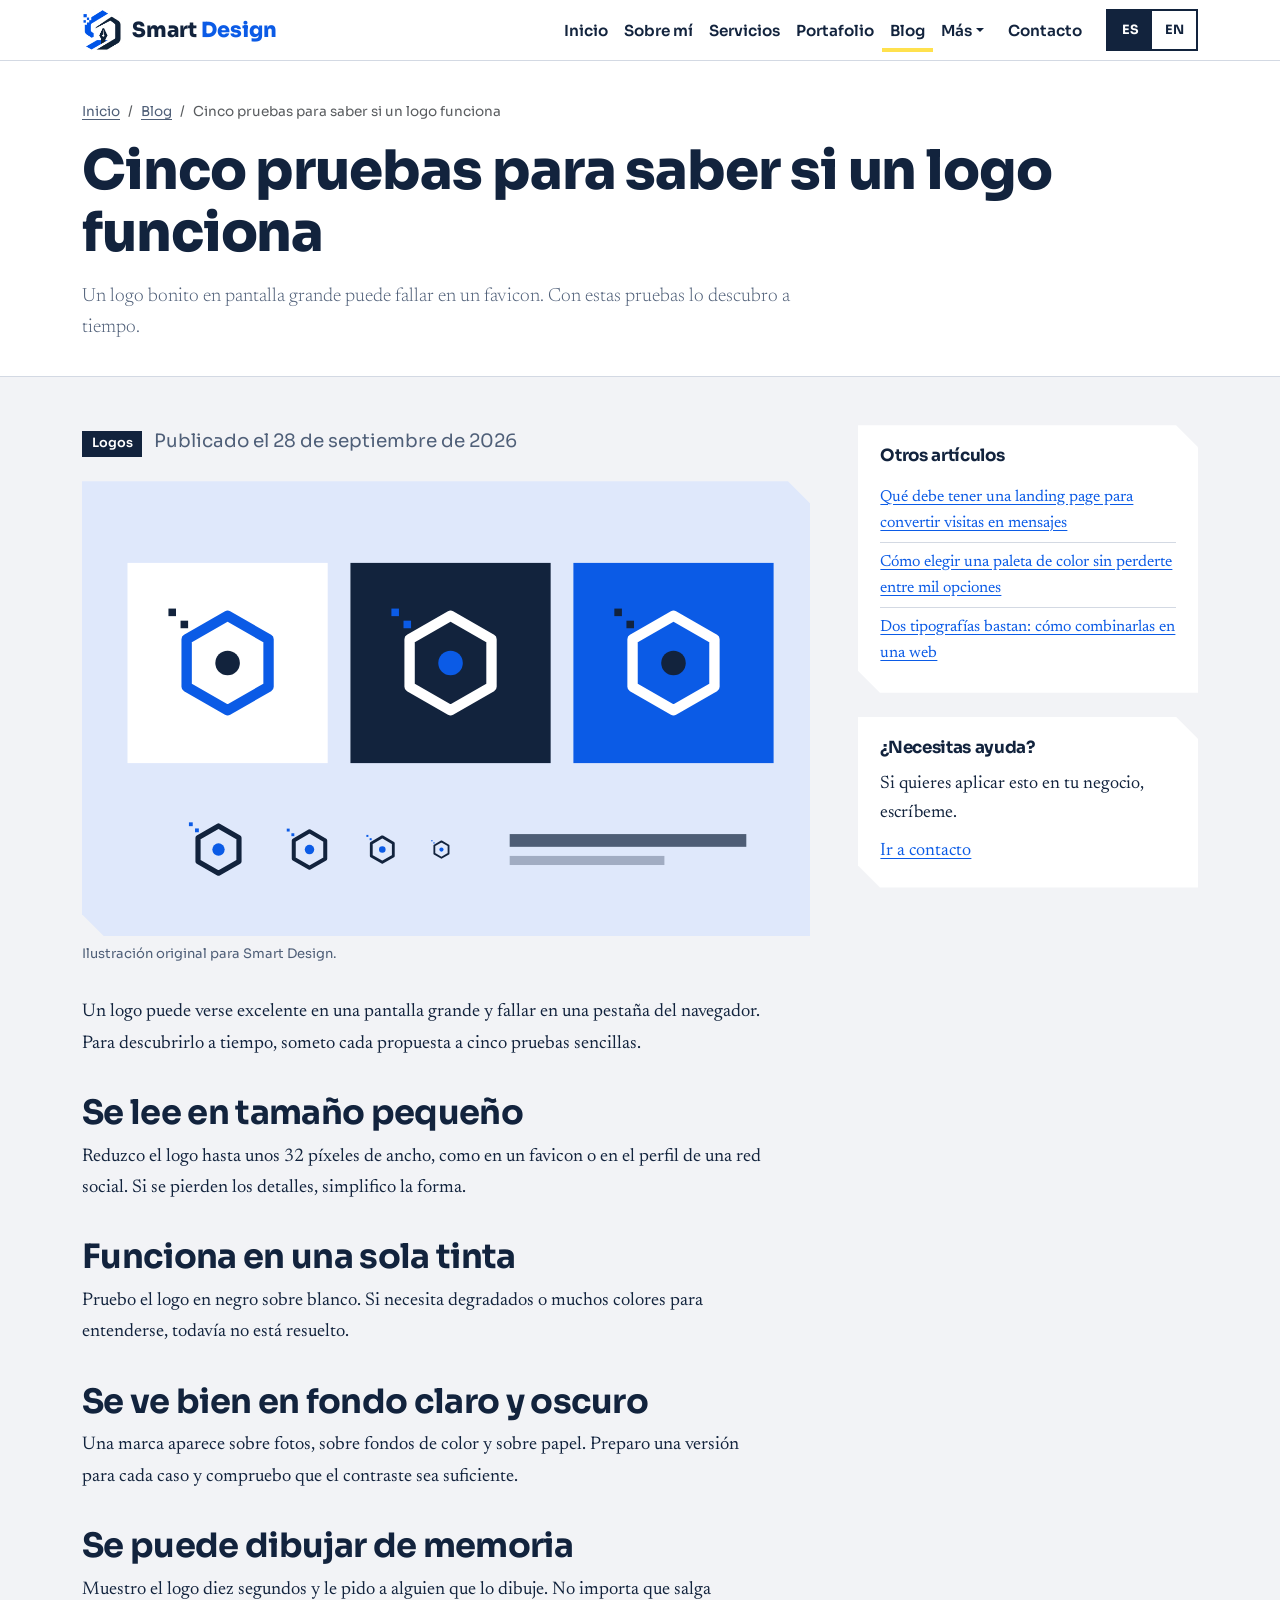
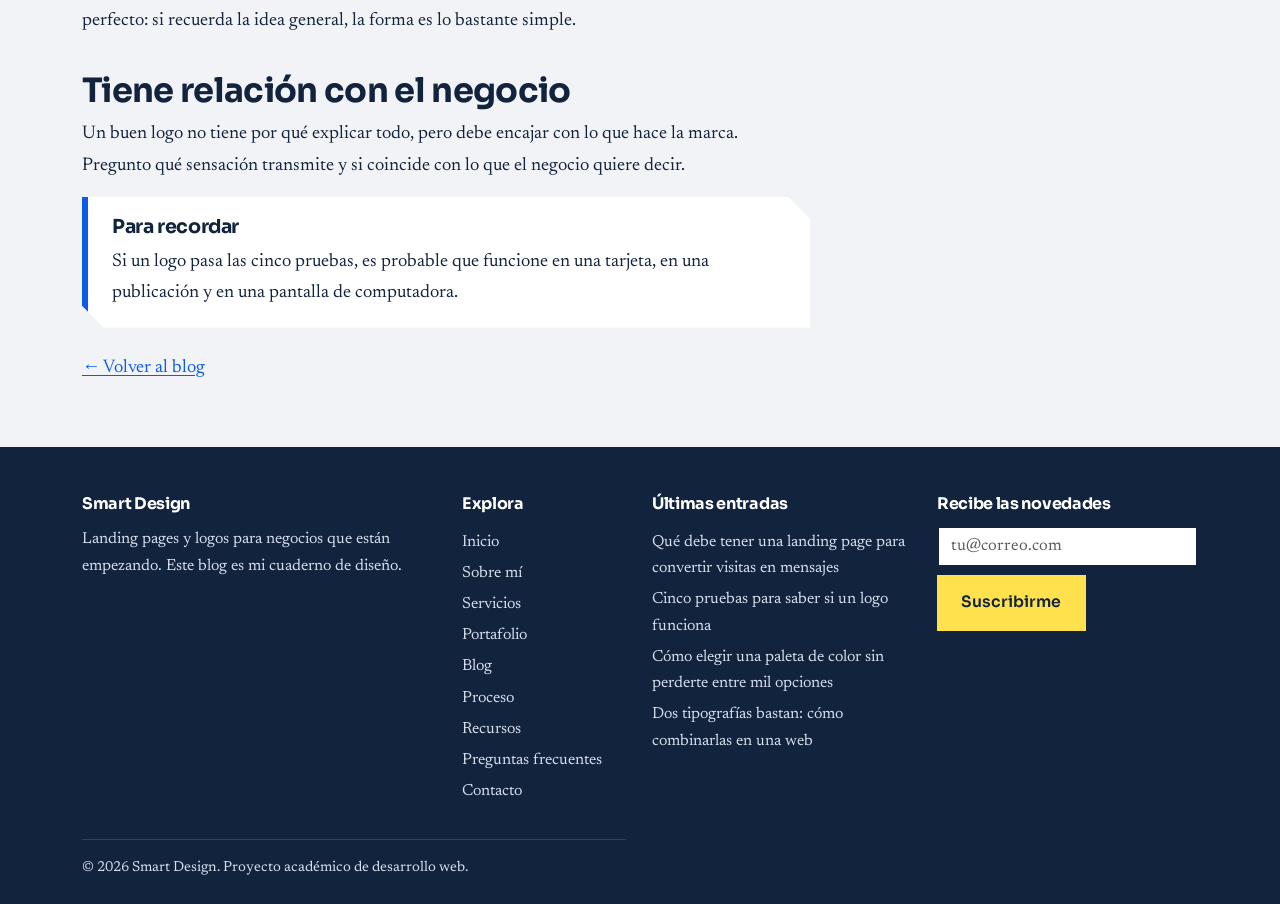
<file: articulo-logos.html>
<!DOCTYPE html>
<html lang="es">
<head>
  <!-- BUENAS PRÁCTICAS: UTF-8, idioma declarado, viewport para móviles, título y descripción únicos por página -->
  <meta charset="utf-8">
  <meta name="viewport" content="width=device-width, initial-scale=1">
  <title data-i18n="cinco-pruebas-para-saber-si-2">Cinco pruebas para saber si un logo funciona | Smart Design</title>
  <meta name="description" content="Un logo bonito en pantalla grande puede fallar en un favicon. Con estas pruebas lo descubro a tiempo." data-i18n-attr="content:un-logo-bonito-en-pantalla">
  <meta name="theme-color" content="#12233d">
  <link rel="icon" href="assets/images/logo-marca.png" type="image/png">
  <link rel="preconnect" href="https://fonts.googleapis.com"><link rel="preconnect" href="https://fonts.gstatic.com" crossorigin><link href="https://fonts.googleapis.com/css2?family=Newsreader:ital,opsz,wght@0,6..72,400;0,6..72,600;1,6..72,400&amp;family=Sora:wght@600;700;800&amp;display=swap" rel="stylesheet">
  <!-- 1) Bootstrap (CDN) -->
  <link rel="stylesheet" href="https://cdn.jsdelivr.net/npm/bootstrap@5.3.3/dist/css/bootstrap.min.css" integrity="sha384-QWTKZyjpPEjISv5WaRU9OFeRpok6YctnYmDr5pNlyT2bRjXh0JMhjY6hW+ALEwIH" crossorigin="anonymous">
  <!-- 2) Estilos propios: van después de Bootstrap para poder personalizarlo -->
  <link rel="stylesheet" href="css/styles.css">
</head>
<body>
  <a class="sd-skip" href="#contenido" data-i18n="saltar-al-contenido">Saltar al contenido</a>
<header class="sd-header">
  <nav class="navbar navbar-expand-lg" aria-label="Navegación principal" data-i18n-attr="aria-label:navegacion-principal">
    <div class="container">
      <a class="sd-brand" href="index.html"><img src="assets/images/logo-marca.png" width="40" height="42" alt=""><div data-i18n="smart-design">Smart <span>Design</span></div></a>
      <button class="navbar-toggler" type="button" data-bs-toggle="collapse" data-bs-target="#menuPrincipal" aria-controls="menuPrincipal" aria-expanded="false" aria-label="Abrir o cerrar el menú" data-i18n-attr="aria-label:abrir-o-cerrar-el-menu"><span class="navbar-toggler-icon"></span></button>
      <div class="collapse navbar-collapse" id="menuPrincipal">
        <ul class="navbar-nav ms-auto align-items-lg-center">
<li class="nav-item"><a class="nav-link" href="index.html" data-i18n="inicio">Inicio</a></li>
<li class="nav-item"><a class="nav-link" href="sobre-mi.html" data-i18n="sobre-mi">Sobre mí</a></li>
<li class="nav-item"><a class="nav-link" href="servicios.html" data-i18n="servicios">Servicios</a></li>
<li class="nav-item"><a class="nav-link" href="portafolio.html" data-i18n="portafolio">Portafolio</a></li>
<li class="nav-item"><a class="nav-link active" href="blog.html" aria-current="page" data-i18n="blog">Blog</a></li>
          <li class="nav-item dropdown">
            <a class="nav-link dropdown-toggle" href="#" role="button" data-bs-toggle="dropdown" aria-expanded="false" data-i18n="mas">Más</a>
            <ul class="dropdown-menu dropdown-menu-end">
<li><a class="dropdown-item" href="proceso.html" data-i18n="proceso">Proceso</a></li>
<li><a class="dropdown-item" href="recursos.html" data-i18n="recursos">Recursos</a></li>
<li><a class="dropdown-item" href="faq.html" data-i18n="preguntas-frecuentes">Preguntas frecuentes</a></li>
            </ul>
          </li>
          <li class="nav-item ms-lg-2"><a class="nav-link" href="contacto.html" data-i18n="contacto">Contacto</a></li>
          <li class="nav-item ms-lg-3 my-2 my-lg-0">
            <!-- Selector de idioma: lo controla js/i18n.js -->
            <div class="sd-lang" role="group" aria-label="Idioma / Language" data-i18n-skip>
              <button type="button" class="sd-lang-btn" data-lang="es" lang="es" aria-pressed="true" aria-label="Español" title="Español">ES</button>
              <button type="button" class="sd-lang-btn" data-lang="en" lang="en" aria-pressed="false" aria-label="English" title="English">EN</button>
            </div>
          </li>
        </ul>
      </div>
    </div>
  </nav>
</header>

<main id="contenido">
  <section class="sd-pagehead">
    <div class="container">
      <nav aria-label="Ruta de navegación" data-i18n-attr="aria-label:ruta-de-navegacion"><ol class="breadcrumb"><li class="breadcrumb-item"><a href="index.html" data-i18n="inicio">Inicio</a></li><li class="breadcrumb-item"><a href="blog.html" data-i18n="blog">Blog</a></li><li class="breadcrumb-item active" aria-current="page" data-i18n="cinco-pruebas-para-saber-si">Cinco pruebas para saber si un logo funciona</li></ol></nav>
      <h1 data-i18n="cinco-pruebas-para-saber-si">Cinco pruebas para saber si un logo funciona</h1>
      <p class="lead mt-3" data-i18n="un-logo-bonito-en-pantalla">Un logo bonito en pantalla grande puede fallar en un favicon. Con estas pruebas lo descubro a tiempo.</p>
    </div>
  </section>
  <section class="sd-section">
    <div class="container">
      <div class="row gy-5 gx-lg-5">
        <article class="col-lg-8 sd-article">
          <p class="sd-meta" data-i18n="logos-publicado-el-28-de"><span class="sd-tag">Logos</span> &nbsp; Publicado el <time datetime="2026-09-28">28 de septiembre de 2026</time></p>
          <figure>
            <img class="sd-cut" src="assets/images/articulo-logos.svg" width="800" height="500" alt="Un logo hexagonal en tres versiones de color y en varios tamaños" data-i18n-attr="alt:un-logo-hexagonal-en-tres">
            <figcaption data-i18n="ilustracion-original-para-smart-design">Ilustración original para Smart Design.</figcaption>
          </figure>
          
<p data-i18n="un-logo-puede-verse-excelente">Un logo puede verse excelente en una pantalla grande y fallar en una pestaña del navegador. Para descubrirlo a tiempo, someto cada propuesta a cinco pruebas sencillas.</p>
<h2 data-i18n="se-lee-en-tamano-pequeno">Se lee en tamaño pequeño</h2>
<p data-i18n="reduzco-el-logo-hasta-unos">Reduzco el logo hasta unos 32 píxeles de ancho, como en un favicon o en el perfil de una red social. Si se pierden los detalles, simplifico la forma.</p>
<h2 data-i18n="funciona-en-una-sola-tinta">Funciona en una sola tinta</h2>
<p data-i18n="pruebo-el-logo-en-negro">Pruebo el logo en negro sobre blanco. Si necesita degradados o muchos colores para entenderse, todavía no está resuelto.</p>
<h2 data-i18n="se-ve-bien-en-fondo">Se ve bien en fondo claro y oscuro</h2>
<p data-i18n="una-marca-aparece-sobre-fotos">Una marca aparece sobre fotos, sobre fondos de color y sobre papel. Preparo una versión para cada caso y compruebo que el contraste sea suficiente.</p>
<h2 data-i18n="se-puede-dibujar-de-memoria">Se puede dibujar de memoria</h2>
<p data-i18n="muestro-el-logo-diez-segundos">Muestro el logo diez segundos y le pido a alguien que lo dibuje. No importa que salga perfecto: si recuerda la idea general, la forma es lo bastante simple.</p>
<h2 data-i18n="tiene-relacion-con-el-negocio">Tiene relación con el negocio</h2>
<p data-i18n="un-buen-logo-no-tiene">Un buen logo no tiene por qué explicar todo, pero debe encajar con lo que hace la marca. Pregunto qué sensación transmite y si coincide con lo que el negocio quiere decir.</p>
<div class="sd-checklist sd-cut">
  <h2 data-i18n="para-recordar">Para recordar</h2>
  <p class="mb-0" data-i18n="si-un-logo-pasa-las">Si un logo pasa las cinco pruebas, es probable que funcione en una tarjeta, en una publicación y en una pantalla de computadora.</p>
</div>
          <p class="mt-4"><a href="blog.html" data-i18n="volver-al-blog">&larr; Volver al blog</a></p>
        </article>
        <aside class="col-lg-4" aria-label="Más entradas" data-i18n-attr="aria-label:mas-entradas">
          <div class="sd-aside-box sd-cut"><h2 data-i18n="otros-articulos">Otros artículos</h2><ul><li><a href="articulo-landing-pages.html" data-i18n="que-debe-tener-una-landing">Qué debe tener una landing page para convertir visitas en mensajes</a></li><li><a href="articulo-color.html" data-i18n="como-elegir-una-paleta-de">Cómo elegir una paleta de color sin perderte entre mil opciones</a></li><li><a href="articulo-tipografia.html" data-i18n="dos-tipografias-bastan-como-combinarlas">Dos tipografías bastan: cómo combinarlas en una web</a></li></ul></div>
          <div class="sd-aside-box sd-cut"><h2 data-i18n="necesitas-ayuda">¿Necesitas ayuda?</h2><p class="mb-2" data-i18n="si-quieres-aplicar-esto-en">Si quieres aplicar esto en tu negocio, escríbeme.</p><a href="contacto.html" data-i18n="ir-a-contacto">Ir a contacto</a></div>
        </aside>
      </div>
    </div>
  </section>
</main>

<footer class="sd-footer">
  <div class="container">
    <div class="row g-4">
      <div class="col-lg-4">
        <h2 data-i18n="smart-design-2">Smart Design</h2>
        <p data-i18n="landing-pages-y-logos-para">Landing pages y logos para negocios que están empezando. Este blog es mi cuaderno de diseño.</p>
      </div>
      <div class="col-6 col-lg-2"><h2 data-i18n="explora">Explora</h2><ul><li><a href="index.html" data-i18n="inicio">Inicio</a></li><li><a href="sobre-mi.html" data-i18n="sobre-mi">Sobre mí</a></li><li><a href="servicios.html" data-i18n="servicios">Servicios</a></li><li><a href="portafolio.html" data-i18n="portafolio">Portafolio</a></li><li><a href="blog.html" data-i18n="blog">Blog</a></li><li><a href="proceso.html" data-i18n="proceso">Proceso</a></li><li><a href="recursos.html" data-i18n="recursos">Recursos</a></li><li><a href="faq.html" data-i18n="preguntas-frecuentes">Preguntas frecuentes</a></li><li><a href="contacto.html" data-i18n="contacto">Contacto</a></li></ul></div>
      <div class="col-6 col-lg-3"><h2 data-i18n="ultimas-entradas">Últimas entradas</h2><ul><li><a href="articulo-landing-pages.html" data-i18n="que-debe-tener-una-landing">Qué debe tener una landing page para convertir visitas en mensajes</a></li><li><a href="articulo-logos.html" data-i18n="cinco-pruebas-para-saber-si">Cinco pruebas para saber si un logo funciona</a></li><li><a href="articulo-color.html" data-i18n="como-elegir-una-paleta-de">Cómo elegir una paleta de color sin perderte entre mil opciones</a></li><li><a href="articulo-tipografia.html" data-i18n="dos-tipografias-bastan-como-combinarlas">Dos tipografías bastan: cómo combinarlas en una web</a></li></ul></div>
      <div class="col-lg-3">
        <h2 data-i18n="recibe-las-novedades">Recibe las novedades</h2>
        <form class="sd-form" data-validate novalidate>
          <label for="newsEmail" class="visually-hidden" data-i18n="correo-electronico">Correo electrónico</label>
          <input type="email" class="form-control" id="newsEmail" name="email" placeholder="tu@correo.com" autocomplete="email" data-rule="email" aria-describedby="newsEmail-fb" data-i18n-attr="placeholder:tu-correo-com">
          <div class="invalid-feedback" id="newsEmail-fb"></div>
          <button type="submit" class="sd-btn sd-btn--marker mt-2" data-i18n="suscribirme">Suscribirme</button>
          <p class="sd-success mt-2" role="status" data-form-success hidden data-i18n="correo-validado-es-una-demostracion">Correo validado. Es una demostración: no se envía a ningún servidor.</p>
        </form>
      </div>
    </div>
    <p class="sd-copy mb-0" data-i18n="2026-smart-design-proyecto-academico">&copy; <span data-year>2026</span> Smart Design. Proyecto académico de desarrollo web.</p>
  </div>
</footer>

  <!-- Scripts al final del body para no bloquear la carga de la página -->
  <script src="https://cdn.jsdelivr.net/npm/bootstrap@5.3.3/dist/js/bootstrap.bundle.min.js" integrity="sha384-YvpcrYf0tY3lHB60NNkmXc5s9fDVZLESaAA55NDzOxhy9GkcIdslK1eN7N6jIeHz" crossorigin="anonymous"></script>
  <!-- Orden importante: 1) diccionario  2) motor de idiomas  3) interacciones -->
  <script src="js/translations.js"></script>
  <script src="js/i18n.js"></script>
  <script src="js/script.js"></script>
</body>
</html>
</file>
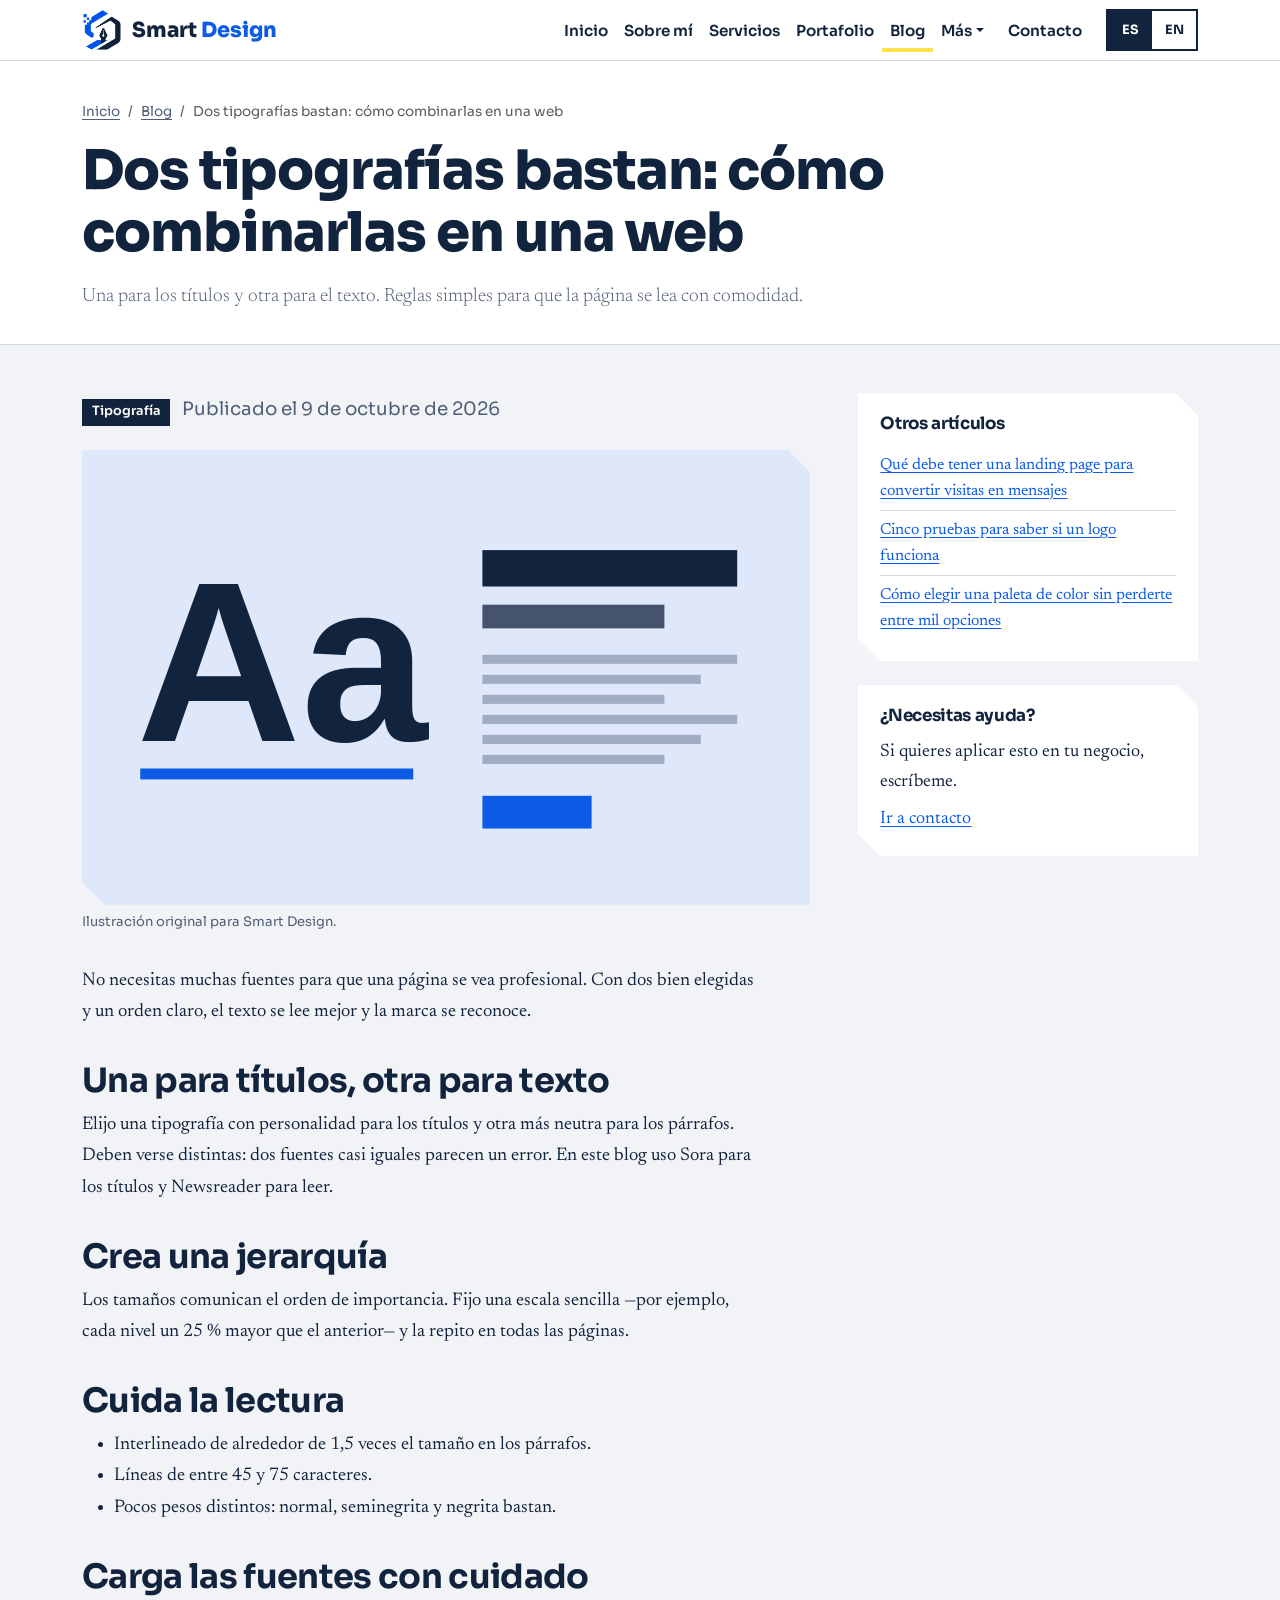
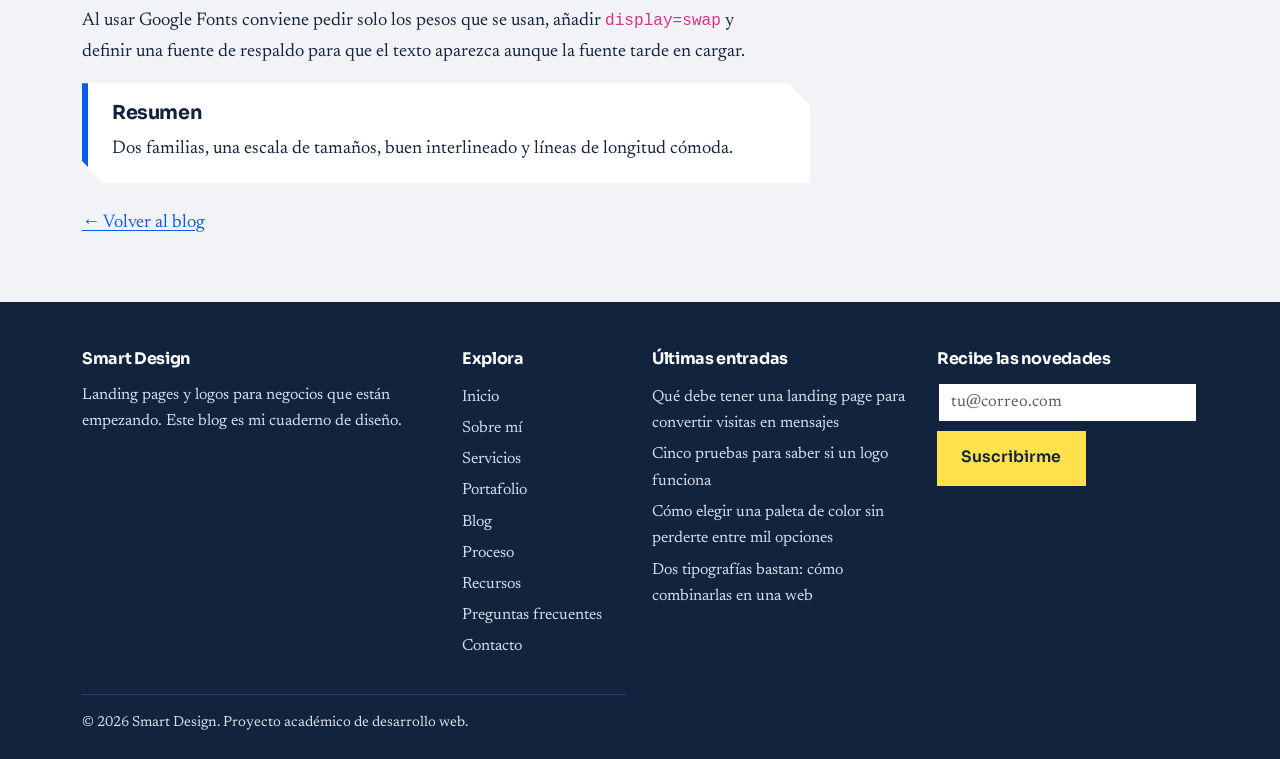
<file: articulo-tipografia.html>
<!DOCTYPE html>
<html lang="es">
<head>
  <!-- BUENAS PRÁCTICAS: UTF-8, idioma declarado, viewport para móviles, título y descripción únicos por página -->
  <meta charset="utf-8">
  <meta name="viewport" content="width=device-width, initial-scale=1">
  <title data-i18n="dos-tipografias-bastan-como-combinarlas-2">Dos tipografías bastan: cómo combinarlas en una web | Smart Design</title>
  <meta name="description" content="Una para los títulos y otra para el texto. Reglas simples para que la página se lea con comodidad." data-i18n-attr="content:una-para-los-titulos-y">
  <meta name="theme-color" content="#12233d">
  <link rel="icon" href="assets/images/logo-marca.png" type="image/png">
  <link rel="preconnect" href="https://fonts.googleapis.com"><link rel="preconnect" href="https://fonts.gstatic.com" crossorigin><link href="https://fonts.googleapis.com/css2?family=Newsreader:ital,opsz,wght@0,6..72,400;0,6..72,600;1,6..72,400&amp;family=Sora:wght@600;700;800&amp;display=swap" rel="stylesheet">
  <!-- 1) Bootstrap (CDN) -->
  <link rel="stylesheet" href="https://cdn.jsdelivr.net/npm/bootstrap@5.3.3/dist/css/bootstrap.min.css" integrity="sha384-QWTKZyjpPEjISv5WaRU9OFeRpok6YctnYmDr5pNlyT2bRjXh0JMhjY6hW+ALEwIH" crossorigin="anonymous">
  <!-- 2) Estilos propios: van después de Bootstrap para poder personalizarlo -->
  <link rel="stylesheet" href="css/styles.css">
</head>
<body>
  <a class="sd-skip" href="#contenido" data-i18n="saltar-al-contenido">Saltar al contenido</a>
<header class="sd-header">
  <nav class="navbar navbar-expand-lg" aria-label="Navegación principal" data-i18n-attr="aria-label:navegacion-principal">
    <div class="container">
      <a class="sd-brand" href="index.html"><img src="assets/images/logo-marca.png" width="40" height="42" alt=""><div data-i18n="smart-design">Smart <span>Design</span></div></a>
      <button class="navbar-toggler" type="button" data-bs-toggle="collapse" data-bs-target="#menuPrincipal" aria-controls="menuPrincipal" aria-expanded="false" aria-label="Abrir o cerrar el menú" data-i18n-attr="aria-label:abrir-o-cerrar-el-menu"><span class="navbar-toggler-icon"></span></button>
      <div class="collapse navbar-collapse" id="menuPrincipal">
        <ul class="navbar-nav ms-auto align-items-lg-center">
<li class="nav-item"><a class="nav-link" href="index.html" data-i18n="inicio">Inicio</a></li>
<li class="nav-item"><a class="nav-link" href="sobre-mi.html" data-i18n="sobre-mi">Sobre mí</a></li>
<li class="nav-item"><a class="nav-link" href="servicios.html" data-i18n="servicios">Servicios</a></li>
<li class="nav-item"><a class="nav-link" href="portafolio.html" data-i18n="portafolio">Portafolio</a></li>
<li class="nav-item"><a class="nav-link active" href="blog.html" aria-current="page" data-i18n="blog">Blog</a></li>
          <li class="nav-item dropdown">
            <a class="nav-link dropdown-toggle" href="#" role="button" data-bs-toggle="dropdown" aria-expanded="false" data-i18n="mas">Más</a>
            <ul class="dropdown-menu dropdown-menu-end">
<li><a class="dropdown-item" href="proceso.html" data-i18n="proceso">Proceso</a></li>
<li><a class="dropdown-item" href="recursos.html" data-i18n="recursos">Recursos</a></li>
<li><a class="dropdown-item" href="faq.html" data-i18n="preguntas-frecuentes">Preguntas frecuentes</a></li>
            </ul>
          </li>
          <li class="nav-item ms-lg-2"><a class="nav-link" href="contacto.html" data-i18n="contacto">Contacto</a></li>
          <li class="nav-item ms-lg-3 my-2 my-lg-0">
            <!-- Selector de idioma: lo controla js/i18n.js -->
            <div class="sd-lang" role="group" aria-label="Idioma / Language" data-i18n-skip>
              <button type="button" class="sd-lang-btn" data-lang="es" lang="es" aria-pressed="true" aria-label="Español" title="Español">ES</button>
              <button type="button" class="sd-lang-btn" data-lang="en" lang="en" aria-pressed="false" aria-label="English" title="English">EN</button>
            </div>
          </li>
        </ul>
      </div>
    </div>
  </nav>
</header>

<main id="contenido">
  <section class="sd-pagehead">
    <div class="container">
      <nav aria-label="Ruta de navegación" data-i18n-attr="aria-label:ruta-de-navegacion"><ol class="breadcrumb"><li class="breadcrumb-item"><a href="index.html" data-i18n="inicio">Inicio</a></li><li class="breadcrumb-item"><a href="blog.html" data-i18n="blog">Blog</a></li><li class="breadcrumb-item active" aria-current="page" data-i18n="dos-tipografias-bastan-como-combinarlas">Dos tipografías bastan: cómo combinarlas en una web</li></ol></nav>
      <h1 data-i18n="dos-tipografias-bastan-como-combinarlas">Dos tipografías bastan: cómo combinarlas en una web</h1>
      <p class="lead mt-3" data-i18n="una-para-los-titulos-y">Una para los títulos y otra para el texto. Reglas simples para que la página se lea con comodidad.</p>
    </div>
  </section>
  <section class="sd-section">
    <div class="container">
      <div class="row gy-5 gx-lg-5">
        <article class="col-lg-8 sd-article">
          <p class="sd-meta" data-i18n="tipografia-publicado-el-9-de"><span class="sd-tag">Tipografía</span> &nbsp; Publicado el <time datetime="2026-10-09">9 de octubre de 2026</time></p>
          <figure>
            <img class="sd-cut" src="assets/images/articulo-tipografia.svg" width="800" height="500" alt="Letras A grandes junto a una jerarquía de títulos y párrafos" data-i18n-attr="alt:letras-a-grandes-junto-a">
            <figcaption data-i18n="ilustracion-original-para-smart-design">Ilustración original para Smart Design.</figcaption>
          </figure>
          
<p data-i18n="no-necesitas-muchas-fuentes-para">No necesitas muchas fuentes para que una página se vea profesional. Con dos bien elegidas y un orden claro, el texto se lee mejor y la marca se reconoce.</p>
<h2 data-i18n="una-para-titulos-otra-para">Una para títulos, otra para texto</h2>
<p data-i18n="elijo-una-tipografia-con-personalidad">Elijo una tipografía con personalidad para los títulos y otra más neutra para los párrafos. Deben verse distintas: dos fuentes casi iguales parecen un error. En este blog uso Sora para los títulos y Newsreader para leer.</p>
<h2 data-i18n="crea-una-jerarquia">Crea una jerarquía</h2>
<p data-i18n="los-tamanos-comunican-el-orden">Los tamaños comunican el orden de importancia. Fijo una escala sencilla —por ejemplo, cada nivel un 25 % mayor que el anterior— y la repito en todas las páginas.</p>
<h2 data-i18n="cuida-la-lectura">Cuida la lectura</h2>
<ul>
  <li data-i18n="interlineado-de-alrededor-de-1">Interlineado de alrededor de 1,5 veces el tamaño en los párrafos.</li>
  <li data-i18n="lineas-de-entre-45-y">Líneas de entre 45 y 75 caracteres.</li>
  <li data-i18n="pocos-pesos-distintos-normal-seminegrita">Pocos pesos distintos: normal, seminegrita y negrita bastan.</li>
</ul>
<h2 data-i18n="carga-las-fuentes-con-cuidado">Carga las fuentes con cuidado</h2>
<p data-i18n="al-usar-google-fonts-conviene">Al usar Google Fonts conviene pedir solo los pesos que se usan, añadir <code>display=swap</code> y definir una fuente de respaldo para que el texto aparezca aunque la fuente tarde en cargar.</p>
<div class="sd-checklist sd-cut">
  <h2 data-i18n="resumen">Resumen</h2>
  <p class="mb-0" data-i18n="dos-familias-una-escala-de">Dos familias, una escala de tamaños, buen interlineado y líneas de longitud cómoda.</p>
</div>
          <p class="mt-4"><a href="blog.html" data-i18n="volver-al-blog">&larr; Volver al blog</a></p>
        </article>
        <aside class="col-lg-4" aria-label="Más entradas" data-i18n-attr="aria-label:mas-entradas">
          <div class="sd-aside-box sd-cut"><h2 data-i18n="otros-articulos">Otros artículos</h2><ul><li><a href="articulo-landing-pages.html" data-i18n="que-debe-tener-una-landing">Qué debe tener una landing page para convertir visitas en mensajes</a></li><li><a href="articulo-logos.html" data-i18n="cinco-pruebas-para-saber-si">Cinco pruebas para saber si un logo funciona</a></li><li><a href="articulo-color.html" data-i18n="como-elegir-una-paleta-de">Cómo elegir una paleta de color sin perderte entre mil opciones</a></li></ul></div>
          <div class="sd-aside-box sd-cut"><h2 data-i18n="necesitas-ayuda">¿Necesitas ayuda?</h2><p class="mb-2" data-i18n="si-quieres-aplicar-esto-en">Si quieres aplicar esto en tu negocio, escríbeme.</p><a href="contacto.html" data-i18n="ir-a-contacto">Ir a contacto</a></div>
        </aside>
      </div>
    </div>
  </section>
</main>

<footer class="sd-footer">
  <div class="container">
    <div class="row g-4">
      <div class="col-lg-4">
        <h2 data-i18n="smart-design-2">Smart Design</h2>
        <p data-i18n="landing-pages-y-logos-para">Landing pages y logos para negocios que están empezando. Este blog es mi cuaderno de diseño.</p>
      </div>
      <div class="col-6 col-lg-2"><h2 data-i18n="explora">Explora</h2><ul><li><a href="index.html" data-i18n="inicio">Inicio</a></li><li><a href="sobre-mi.html" data-i18n="sobre-mi">Sobre mí</a></li><li><a href="servicios.html" data-i18n="servicios">Servicios</a></li><li><a href="portafolio.html" data-i18n="portafolio">Portafolio</a></li><li><a href="blog.html" data-i18n="blog">Blog</a></li><li><a href="proceso.html" data-i18n="proceso">Proceso</a></li><li><a href="recursos.html" data-i18n="recursos">Recursos</a></li><li><a href="faq.html" data-i18n="preguntas-frecuentes">Preguntas frecuentes</a></li><li><a href="contacto.html" data-i18n="contacto">Contacto</a></li></ul></div>
      <div class="col-6 col-lg-3"><h2 data-i18n="ultimas-entradas">Últimas entradas</h2><ul><li><a href="articulo-landing-pages.html" data-i18n="que-debe-tener-una-landing">Qué debe tener una landing page para convertir visitas en mensajes</a></li><li><a href="articulo-logos.html" data-i18n="cinco-pruebas-para-saber-si">Cinco pruebas para saber si un logo funciona</a></li><li><a href="articulo-color.html" data-i18n="como-elegir-una-paleta-de">Cómo elegir una paleta de color sin perderte entre mil opciones</a></li><li><a href="articulo-tipografia.html" data-i18n="dos-tipografias-bastan-como-combinarlas">Dos tipografías bastan: cómo combinarlas en una web</a></li></ul></div>
      <div class="col-lg-3">
        <h2 data-i18n="recibe-las-novedades">Recibe las novedades</h2>
        <form class="sd-form" data-validate novalidate>
          <label for="newsEmail" class="visually-hidden" data-i18n="correo-electronico">Correo electrónico</label>
          <input type="email" class="form-control" id="newsEmail" name="email" placeholder="tu@correo.com" autocomplete="email" data-rule="email" aria-describedby="newsEmail-fb" data-i18n-attr="placeholder:tu-correo-com">
          <div class="invalid-feedback" id="newsEmail-fb"></div>
          <button type="submit" class="sd-btn sd-btn--marker mt-2" data-i18n="suscribirme">Suscribirme</button>
          <p class="sd-success mt-2" role="status" data-form-success hidden data-i18n="correo-validado-es-una-demostracion">Correo validado. Es una demostración: no se envía a ningún servidor.</p>
        </form>
      </div>
    </div>
    <p class="sd-copy mb-0" data-i18n="2026-smart-design-proyecto-academico">&copy; <span data-year>2026</span> Smart Design. Proyecto académico de desarrollo web.</p>
  </div>
</footer>

  <!-- Scripts al final del body para no bloquear la carga de la página -->
  <script src="https://cdn.jsdelivr.net/npm/bootstrap@5.3.3/dist/js/bootstrap.bundle.min.js" integrity="sha384-YvpcrYf0tY3lHB60NNkmXc5s9fDVZLESaAA55NDzOxhy9GkcIdslK1eN7N6jIeHz" crossorigin="anonymous"></script>
  <!-- Orden importante: 1) diccionario  2) motor de idiomas  3) interacciones -->
  <script src="js/translations.js"></script>
  <script src="js/i18n.js"></script>
  <script src="js/script.js"></script>
</body>
</html>
</file>
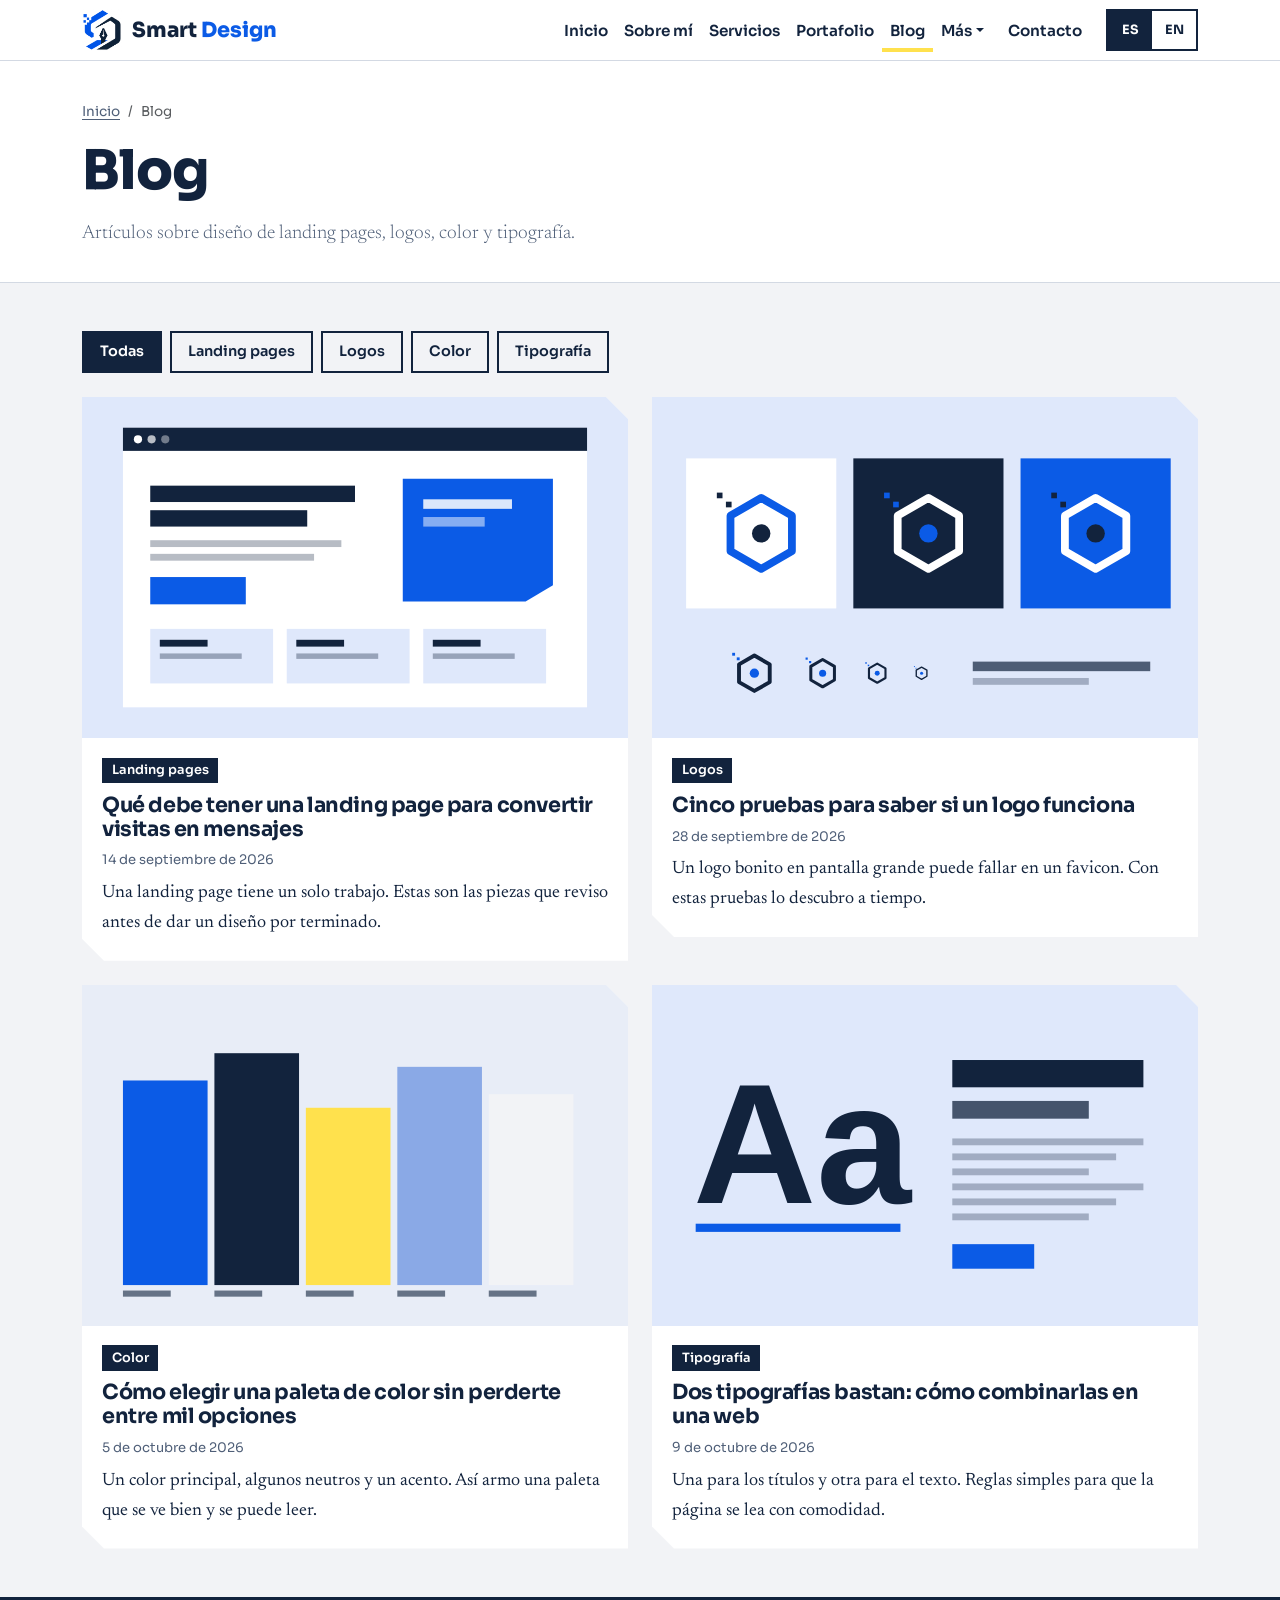
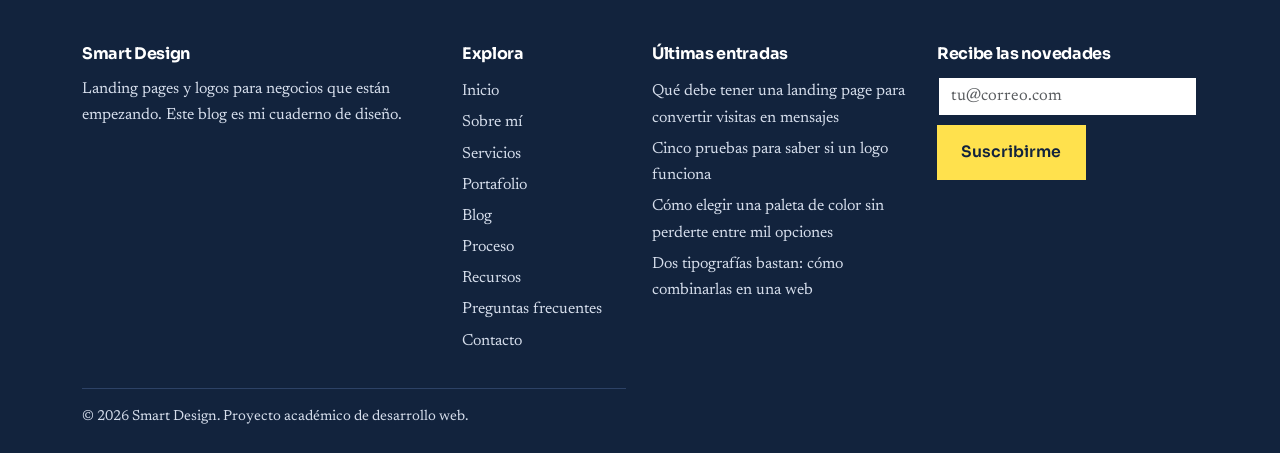
<file: blog.html>
<!DOCTYPE html>
<html lang="es">
<head>
  <!-- BUENAS PRÁCTICAS: UTF-8, idioma declarado, viewport para móviles, título y descripción únicos por página -->
  <meta charset="utf-8">
  <meta name="viewport" content="width=device-width, initial-scale=1">
  <title data-i18n="blog-smart-design">Blog | Smart Design</title>
  <meta name="description" content="Entradas del blog de Smart Design sobre landing pages, logos, color y tipografía." data-i18n-attr="content:entradas-del-blog-de-smart">
  <meta name="theme-color" content="#12233d">
  <link rel="icon" href="assets/images/logo-marca.png" type="image/png">
  <link rel="preconnect" href="https://fonts.googleapis.com"><link rel="preconnect" href="https://fonts.gstatic.com" crossorigin><link href="https://fonts.googleapis.com/css2?family=Newsreader:ital,opsz,wght@0,6..72,400;0,6..72,600;1,6..72,400&amp;family=Sora:wght@600;700;800&amp;display=swap" rel="stylesheet">
  <!-- 1) Bootstrap (CDN) -->
  <link rel="stylesheet" href="https://cdn.jsdelivr.net/npm/bootstrap@5.3.3/dist/css/bootstrap.min.css" integrity="sha384-QWTKZyjpPEjISv5WaRU9OFeRpok6YctnYmDr5pNlyT2bRjXh0JMhjY6hW+ALEwIH" crossorigin="anonymous">
  <!-- 2) Estilos propios: van después de Bootstrap para poder personalizarlo -->
  <link rel="stylesheet" href="css/styles.css">
</head>
<body>
  <a class="sd-skip" href="#contenido" data-i18n="saltar-al-contenido">Saltar al contenido</a>
<header class="sd-header">
  <nav class="navbar navbar-expand-lg" aria-label="Navegación principal" data-i18n-attr="aria-label:navegacion-principal">
    <div class="container">
      <a class="sd-brand" href="index.html"><img src="assets/images/logo-marca.png" width="40" height="42" alt=""><div data-i18n="smart-design">Smart <span>Design</span></div></a>
      <button class="navbar-toggler" type="button" data-bs-toggle="collapse" data-bs-target="#menuPrincipal" aria-controls="menuPrincipal" aria-expanded="false" aria-label="Abrir o cerrar el menú" data-i18n-attr="aria-label:abrir-o-cerrar-el-menu"><span class="navbar-toggler-icon"></span></button>
      <div class="collapse navbar-collapse" id="menuPrincipal">
        <ul class="navbar-nav ms-auto align-items-lg-center">
<li class="nav-item"><a class="nav-link" href="index.html" data-i18n="inicio">Inicio</a></li>
<li class="nav-item"><a class="nav-link" href="sobre-mi.html" data-i18n="sobre-mi">Sobre mí</a></li>
<li class="nav-item"><a class="nav-link" href="servicios.html" data-i18n="servicios">Servicios</a></li>
<li class="nav-item"><a class="nav-link" href="portafolio.html" data-i18n="portafolio">Portafolio</a></li>
<li class="nav-item"><a class="nav-link active" href="blog.html" aria-current="page" data-i18n="blog">Blog</a></li>
          <li class="nav-item dropdown">
            <a class="nav-link dropdown-toggle" href="#" role="button" data-bs-toggle="dropdown" aria-expanded="false" data-i18n="mas">Más</a>
            <ul class="dropdown-menu dropdown-menu-end">
<li><a class="dropdown-item" href="proceso.html" data-i18n="proceso">Proceso</a></li>
<li><a class="dropdown-item" href="recursos.html" data-i18n="recursos">Recursos</a></li>
<li><a class="dropdown-item" href="faq.html" data-i18n="preguntas-frecuentes">Preguntas frecuentes</a></li>
            </ul>
          </li>
          <li class="nav-item ms-lg-2"><a class="nav-link" href="contacto.html" data-i18n="contacto">Contacto</a></li>
          <li class="nav-item ms-lg-3 my-2 my-lg-0">
            <!-- Selector de idioma: lo controla js/i18n.js -->
            <div class="sd-lang" role="group" aria-label="Idioma / Language" data-i18n-skip>
              <button type="button" class="sd-lang-btn" data-lang="es" lang="es" aria-pressed="true" aria-label="Español" title="Español">ES</button>
              <button type="button" class="sd-lang-btn" data-lang="en" lang="en" aria-pressed="false" aria-label="English" title="English">EN</button>
            </div>
          </li>
        </ul>
      </div>
    </div>
  </nav>
</header>

<main id="contenido">
  <section class="sd-pagehead">
    <div class="container">
      <nav aria-label="Ruta de navegación" data-i18n-attr="aria-label:ruta-de-navegacion"><ol class="breadcrumb"><li class="breadcrumb-item"><a href="index.html" data-i18n="inicio">Inicio</a></li><li class="breadcrumb-item active" aria-current="page" data-i18n="blog">Blog</li></ol></nav>
      <h1 data-i18n="blog">Blog</h1>
      <p class="lead mt-3" data-i18n="articulos-sobre-diseno-de-landing">Artículos sobre diseño de landing pages, logos, color y tipografía.</p>
    </div>
  </section>
  <section class="sd-section">
    <div class="container">
      <div class="sd-filters" role="group" aria-label="Filtrar entradas por categoría" data-filter-group="#lista-entradas" data-i18n-attr="aria-label:filtrar-entradas-por-categoria">
        <button type="button" class="sd-filter" data-filter="todos" aria-pressed="true" data-i18n="todas">Todas</button>
        <button type="button" class="sd-filter" data-filter="landing-pages" aria-pressed="false" data-i18n="landing-pages">Landing pages</button>
        <button type="button" class="sd-filter" data-filter="logos" aria-pressed="false" data-i18n="logos">Logos</button>
        <button type="button" class="sd-filter" data-filter="color" aria-pressed="false" data-i18n="color">Color</button>
        <button type="button" class="sd-filter" data-filter="tipografia" aria-pressed="false" data-i18n="tipografia">Tipografía</button>
        <p class="visually-hidden" role="status" data-filter-status></p>
      </div>
      <div class="row g-4" id="lista-entradas"><div class="col-md-6" data-category="landing-pages"><article class="sd-post sd-cut">
  <img src="assets/images/articulo-landing-pages.svg" width="800" height="500" alt="Boceto de una landing page con titular, botón y tres tarjetas" loading="lazy" data-i18n-attr="alt:boceto-de-una-landing-page-3">
  <div class="sd-post-body">
    <span class="sd-tag" data-i18n="landing-pages">Landing pages</span>
    <h3><a href="articulo-landing-pages.html" data-i18n="que-debe-tener-una-landing">Qué debe tener una landing page para convertir visitas en mensajes</a></h3>
    <p class="sd-meta mb-2"><time datetime="2026-09-14" data-i18n="14-de-septiembre-de-2026">14 de septiembre de 2026</time></p>
    <p class="mb-0" data-i18n="una-landing-page-tiene-un">Una landing page tiene un solo trabajo. Estas son las piezas que reviso antes de dar un diseño por terminado.</p>
  </div>
</article></div><div class="col-md-6" data-category="logos"><article class="sd-post sd-cut">
  <img src="assets/images/articulo-logos.svg" width="800" height="500" alt="Un logo hexagonal en tres versiones de color y en varios tamaños" loading="lazy" data-i18n-attr="alt:un-logo-hexagonal-en-tres">
  <div class="sd-post-body">
    <span class="sd-tag" data-i18n="logos">Logos</span>
    <h3><a href="articulo-logos.html" data-i18n="cinco-pruebas-para-saber-si">Cinco pruebas para saber si un logo funciona</a></h3>
    <p class="sd-meta mb-2"><time datetime="2026-09-28" data-i18n="28-de-septiembre-de-2026">28 de septiembre de 2026</time></p>
    <p class="mb-0" data-i18n="un-logo-bonito-en-pantalla">Un logo bonito en pantalla grande puede fallar en un favicon. Con estas pruebas lo descubro a tiempo.</p>
  </div>
</article></div><div class="col-md-6" data-category="color"><article class="sd-post sd-cut">
  <img src="assets/images/articulo-color.svg" width="800" height="500" alt="Cinco bloques de color: azul, azul marino, amarillo, azul claro y gris" loading="lazy" data-i18n-attr="alt:cinco-bloques-de-color-azul">
  <div class="sd-post-body">
    <span class="sd-tag" data-i18n="color">Color</span>
    <h3><a href="articulo-color.html" data-i18n="como-elegir-una-paleta-de">Cómo elegir una paleta de color sin perderte entre mil opciones</a></h3>
    <p class="sd-meta mb-2"><time datetime="2026-10-05" data-i18n="5-de-octubre-de-2026">5 de octubre de 2026</time></p>
    <p class="mb-0" data-i18n="un-color-principal-algunos-neutros">Un color principal, algunos neutros y un acento. Así armo una paleta que se ve bien y se puede leer.</p>
  </div>
</article></div><div class="col-md-6" data-category="tipografia"><article class="sd-post sd-cut">
  <img src="assets/images/articulo-tipografia.svg" width="800" height="500" alt="Letras A grandes junto a una jerarquía de títulos y párrafos" loading="lazy" data-i18n-attr="alt:letras-a-grandes-junto-a">
  <div class="sd-post-body">
    <span class="sd-tag" data-i18n="tipografia">Tipografía</span>
    <h3><a href="articulo-tipografia.html" data-i18n="dos-tipografias-bastan-como-combinarlas">Dos tipografías bastan: cómo combinarlas en una web</a></h3>
    <p class="sd-meta mb-2"><time datetime="2026-10-09" data-i18n="9-de-octubre-de-2026">9 de octubre de 2026</time></p>
    <p class="mb-0" data-i18n="una-para-los-titulos-y">Una para los títulos y otra para el texto. Reglas simples para que la página se lea con comodidad.</p>
  </div>
</article></div></div>
    </div>
  </section>
</main>

<footer class="sd-footer">
  <div class="container">
    <div class="row g-4">
      <div class="col-lg-4">
        <h2 data-i18n="smart-design-2">Smart Design</h2>
        <p data-i18n="landing-pages-y-logos-para">Landing pages y logos para negocios que están empezando. Este blog es mi cuaderno de diseño.</p>
      </div>
      <div class="col-6 col-lg-2"><h2 data-i18n="explora">Explora</h2><ul><li><a href="index.html" data-i18n="inicio">Inicio</a></li><li><a href="sobre-mi.html" data-i18n="sobre-mi">Sobre mí</a></li><li><a href="servicios.html" data-i18n="servicios">Servicios</a></li><li><a href="portafolio.html" data-i18n="portafolio">Portafolio</a></li><li><a href="blog.html" data-i18n="blog">Blog</a></li><li><a href="proceso.html" data-i18n="proceso">Proceso</a></li><li><a href="recursos.html" data-i18n="recursos">Recursos</a></li><li><a href="faq.html" data-i18n="preguntas-frecuentes">Preguntas frecuentes</a></li><li><a href="contacto.html" data-i18n="contacto">Contacto</a></li></ul></div>
      <div class="col-6 col-lg-3"><h2 data-i18n="ultimas-entradas">Últimas entradas</h2><ul><li><a href="articulo-landing-pages.html" data-i18n="que-debe-tener-una-landing">Qué debe tener una landing page para convertir visitas en mensajes</a></li><li><a href="articulo-logos.html" data-i18n="cinco-pruebas-para-saber-si">Cinco pruebas para saber si un logo funciona</a></li><li><a href="articulo-color.html" data-i18n="como-elegir-una-paleta-de">Cómo elegir una paleta de color sin perderte entre mil opciones</a></li><li><a href="articulo-tipografia.html" data-i18n="dos-tipografias-bastan-como-combinarlas">Dos tipografías bastan: cómo combinarlas en una web</a></li></ul></div>
      <div class="col-lg-3">
        <h2 data-i18n="recibe-las-novedades">Recibe las novedades</h2>
        <form class="sd-form" data-validate novalidate>
          <label for="newsEmail" class="visually-hidden" data-i18n="correo-electronico">Correo electrónico</label>
          <input type="email" class="form-control" id="newsEmail" name="email" placeholder="tu@correo.com" autocomplete="email" data-rule="email" aria-describedby="newsEmail-fb" data-i18n-attr="placeholder:tu-correo-com">
          <div class="invalid-feedback" id="newsEmail-fb"></div>
          <button type="submit" class="sd-btn sd-btn--marker mt-2" data-i18n="suscribirme">Suscribirme</button>
          <p class="sd-success mt-2" role="status" data-form-success hidden data-i18n="correo-validado-es-una-demostracion">Correo validado. Es una demostración: no se envía a ningún servidor.</p>
        </form>
      </div>
    </div>
    <p class="sd-copy mb-0" data-i18n="2026-smart-design-proyecto-academico">&copy; <span data-year>2026</span> Smart Design. Proyecto académico de desarrollo web.</p>
  </div>
</footer>

  <!-- Scripts al final del body para no bloquear la carga de la página -->
  <script src="https://cdn.jsdelivr.net/npm/bootstrap@5.3.3/dist/js/bootstrap.bundle.min.js" integrity="sha384-YvpcrYf0tY3lHB60NNkmXc5s9fDVZLESaAA55NDzOxhy9GkcIdslK1eN7N6jIeHz" crossorigin="anonymous"></script>
  <!-- Orden importante: 1) diccionario  2) motor de idiomas  3) interacciones -->
  <script src="js/translations.js"></script>
  <script src="js/i18n.js"></script>
  <script src="js/script.js"></script>
</body>
</html>
</file>
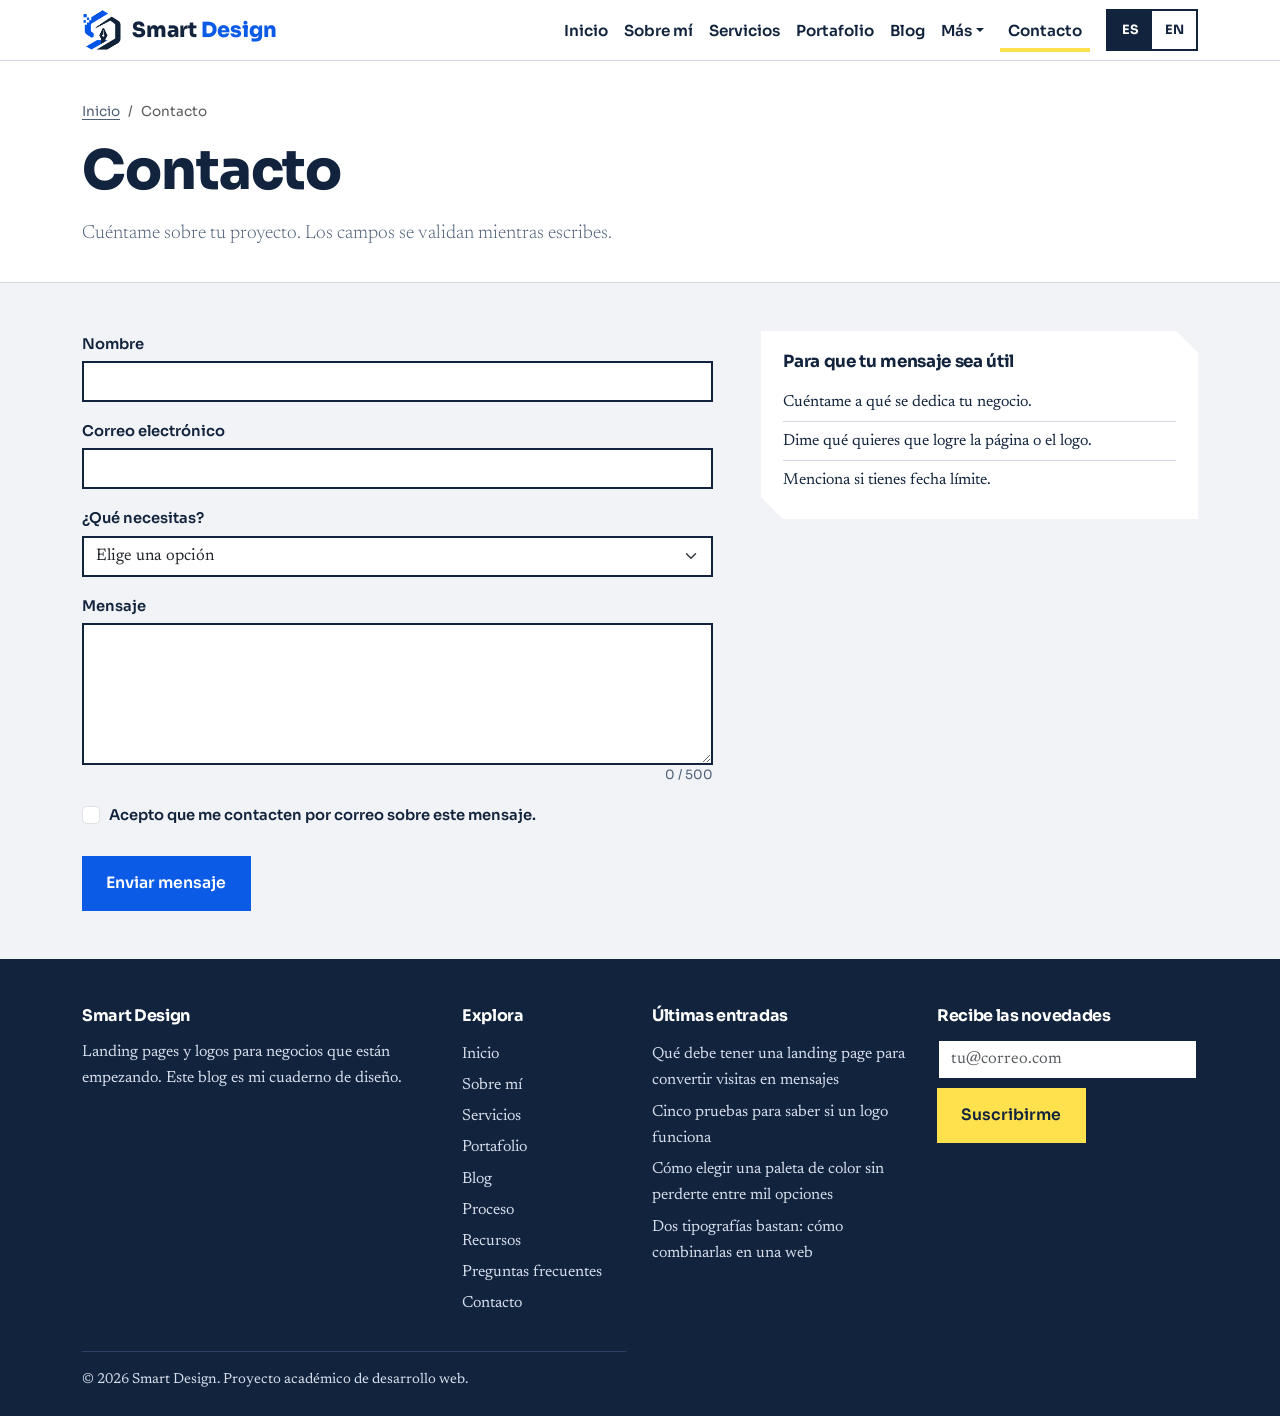
<file: contacto.html>
<!DOCTYPE html>
<html lang="es">
<head>
  <!-- BUENAS PRÁCTICAS: UTF-8, idioma declarado, viewport para móviles, título y descripción únicos por página -->
  <meta charset="utf-8">
  <meta name="viewport" content="width=device-width, initial-scale=1">
  <title data-i18n="contacto-smart-design">Contacto | Smart Design</title>
  <meta name="description" content="Escribe a Smart Design para hablar sobre tu landing page o tu logo." data-i18n-attr="content:escribe-a-smart-design-para">
  <meta name="theme-color" content="#12233d">
  <link rel="icon" href="assets/images/logo-marca.png" type="image/png">
  <link rel="preconnect" href="https://fonts.googleapis.com"><link rel="preconnect" href="https://fonts.gstatic.com" crossorigin><link href="https://fonts.googleapis.com/css2?family=Newsreader:ital,opsz,wght@0,6..72,400;0,6..72,600;1,6..72,400&amp;family=Sora:wght@600;700;800&amp;display=swap" rel="stylesheet">
  <!-- 1) Bootstrap (CDN) -->
  <link rel="stylesheet" href="https://cdn.jsdelivr.net/npm/bootstrap@5.3.3/dist/css/bootstrap.min.css" integrity="sha384-QWTKZyjpPEjISv5WaRU9OFeRpok6YctnYmDr5pNlyT2bRjXh0JMhjY6hW+ALEwIH" crossorigin="anonymous">
  <!-- 2) Estilos propios: van después de Bootstrap para poder personalizarlo -->
  <link rel="stylesheet" href="css/styles.css">
</head>
<body>
  <a class="sd-skip" href="#contenido" data-i18n="saltar-al-contenido">Saltar al contenido</a>
<header class="sd-header">
  <nav class="navbar navbar-expand-lg" aria-label="Navegación principal" data-i18n-attr="aria-label:navegacion-principal">
    <div class="container">
      <a class="sd-brand" href="index.html"><img src="assets/images/logo-marca.png" width="40" height="42" alt=""><div data-i18n="smart-design">Smart <span>Design</span></div></a>
      <button class="navbar-toggler" type="button" data-bs-toggle="collapse" data-bs-target="#menuPrincipal" aria-controls="menuPrincipal" aria-expanded="false" aria-label="Abrir o cerrar el menú" data-i18n-attr="aria-label:abrir-o-cerrar-el-menu"><span class="navbar-toggler-icon"></span></button>
      <div class="collapse navbar-collapse" id="menuPrincipal">
        <ul class="navbar-nav ms-auto align-items-lg-center">
<li class="nav-item"><a class="nav-link" href="index.html" data-i18n="inicio">Inicio</a></li>
<li class="nav-item"><a class="nav-link" href="sobre-mi.html" data-i18n="sobre-mi">Sobre mí</a></li>
<li class="nav-item"><a class="nav-link" href="servicios.html" data-i18n="servicios">Servicios</a></li>
<li class="nav-item"><a class="nav-link" href="portafolio.html" data-i18n="portafolio">Portafolio</a></li>
<li class="nav-item"><a class="nav-link" href="blog.html" data-i18n="blog">Blog</a></li>
          <li class="nav-item dropdown">
            <a class="nav-link dropdown-toggle" href="#" role="button" data-bs-toggle="dropdown" aria-expanded="false" data-i18n="mas">Más</a>
            <ul class="dropdown-menu dropdown-menu-end">
<li><a class="dropdown-item" href="proceso.html" data-i18n="proceso">Proceso</a></li>
<li><a class="dropdown-item" href="recursos.html" data-i18n="recursos">Recursos</a></li>
<li><a class="dropdown-item" href="faq.html" data-i18n="preguntas-frecuentes">Preguntas frecuentes</a></li>
            </ul>
          </li>
          <li class="nav-item ms-lg-2"><a class="nav-link active" href="contacto.html" aria-current="page" data-i18n="contacto">Contacto</a></li>
          <li class="nav-item ms-lg-3 my-2 my-lg-0">
            <!-- Selector de idioma: lo controla js/i18n.js -->
            <div class="sd-lang" role="group" aria-label="Idioma / Language" data-i18n-skip>
              <button type="button" class="sd-lang-btn" data-lang="es" lang="es" aria-pressed="true" aria-label="Español" title="Español">ES</button>
              <button type="button" class="sd-lang-btn" data-lang="en" lang="en" aria-pressed="false" aria-label="English" title="English">EN</button>
            </div>
          </li>
        </ul>
      </div>
    </div>
  </nav>
</header>

<main id="contenido">
  <section class="sd-pagehead">
    <div class="container">
      <nav aria-label="Ruta de navegación" data-i18n-attr="aria-label:ruta-de-navegacion"><ol class="breadcrumb"><li class="breadcrumb-item"><a href="index.html" data-i18n="inicio">Inicio</a></li><li class="breadcrumb-item active" aria-current="page" data-i18n="contacto">Contacto</li></ol></nav>
      <h1 data-i18n="contacto">Contacto</h1>
      <p class="lead mt-3" data-i18n="cuentame-sobre-tu-proyecto-los">Cuéntame sobre tu proyecto. Los campos se validan mientras escribes.</p>
    </div>
  </section>
  <section class="sd-section">
    <div class="container">
      <div class="row gy-5 gx-lg-5">
        <div class="col-lg-7">
          <form class="sd-form" id="formContacto" data-validate novalidate aria-label="Formulario de contacto" data-i18n-attr="aria-label:formulario-de-contacto">
            <div class="mb-3">
              <label for="nombre" class="form-label" data-i18n="nombre">Nombre</label>
              <input type="text" class="form-control" id="nombre" name="nombre" autocomplete="name" data-rule="name" aria-describedby="nombre-fb" required>
              <div class="invalid-feedback" id="nombre-fb"></div>
            </div>
            <div class="mb-3">
              <label for="correo" class="form-label" data-i18n="correo-electronico">Correo electrónico</label>
              <input type="email" class="form-control" id="correo" name="correo" autocomplete="email" data-rule="email" aria-describedby="correo-fb" required>
              <div class="invalid-feedback" id="correo-fb"></div>
            </div>
            <div class="mb-3">
              <label for="asunto" class="form-label" data-i18n="que-necesitas">¿Qué necesitas?</label>
              <select class="form-select" id="asunto" name="asunto" data-rule="select" aria-describedby="asunto-fb" required>
                <option value="" data-i18n="elige-una-opcion">Elige una opción</option>
                <option data-i18n="una-landing-page">Una landing page</option>
                <option data-i18n="un-logo">Un logo</option>
                <option data-i18n="paleta-y-tipografia">Paleta y tipografía</option>
                <option data-i18n="rediseno-de-una-pagina">Rediseño de una página</option>
                <option data-i18n="otra-cosa">Otra cosa</option>
              </select>
              <div class="invalid-feedback" id="asunto-fb"></div>
            </div>
            <div class="mb-3">
              <label for="mensaje" class="form-label" data-i18n="mensaje">Mensaje</label>
              <textarea class="form-control" id="mensaje" name="mensaje" rows="5" maxlength="500" data-rule="message" aria-describedby="mensaje-fb" required></textarea>
              <div class="invalid-feedback" id="mensaje-fb"></div>
              <div class="sd-counter" data-counter>0 / 500</div>
            </div>
            <div class="form-check mb-4">
              <input class="form-check-input" type="checkbox" id="acepto" name="acepto" data-rule="checked" aria-describedby="acepto-fb" required>
              <label class="form-check-label" for="acepto" data-i18n="acepto-que-me-contacten-por">Acepto que me contacten por correo sobre este mensaje.</label>
              <div class="invalid-feedback" id="acepto-fb"></div>
            </div>
            <button type="submit" class="sd-btn" data-i18n="enviar-mensaje">Enviar mensaje</button>
            <p class="sd-success mt-3" role="status" data-form-success hidden data-i18n="mensaje-validado-esta-es-una">Mensaje validado. Esta es una demostración académica: no se envía a ningún servidor.</p>
          </form>
        </div>
        <aside class="col-lg-5" aria-label="Antes de escribir" data-i18n-attr="aria-label:antes-de-escribir">
          <div class="sd-aside-box sd-cut">
            <h2 data-i18n="para-que-tu-mensaje-sea">Para que tu mensaje sea útil</h2>
            <ul><li data-i18n="cuentame-a-que-se-dedica">Cuéntame a qué se dedica tu negocio.</li><li data-i18n="dime-que-quieres-que-logre">Dime qué quieres que logre la página o el logo.</li><li data-i18n="menciona-si-tienes-fecha-limite">Menciona si tienes fecha límite.</li></ul>
          </div>
        </aside>
      </div>
    </div>
  </section>
</main>

<footer class="sd-footer">
  <div class="container">
    <div class="row g-4">
      <div class="col-lg-4">
        <h2 data-i18n="smart-design-2">Smart Design</h2>
        <p data-i18n="landing-pages-y-logos-para">Landing pages y logos para negocios que están empezando. Este blog es mi cuaderno de diseño.</p>
      </div>
      <div class="col-6 col-lg-2"><h2 data-i18n="explora">Explora</h2><ul><li><a href="index.html" data-i18n="inicio">Inicio</a></li><li><a href="sobre-mi.html" data-i18n="sobre-mi">Sobre mí</a></li><li><a href="servicios.html" data-i18n="servicios">Servicios</a></li><li><a href="portafolio.html" data-i18n="portafolio">Portafolio</a></li><li><a href="blog.html" data-i18n="blog">Blog</a></li><li><a href="proceso.html" data-i18n="proceso">Proceso</a></li><li><a href="recursos.html" data-i18n="recursos">Recursos</a></li><li><a href="faq.html" data-i18n="preguntas-frecuentes">Preguntas frecuentes</a></li><li><a href="contacto.html" data-i18n="contacto">Contacto</a></li></ul></div>
      <div class="col-6 col-lg-3"><h2 data-i18n="ultimas-entradas">Últimas entradas</h2><ul><li><a href="articulo-landing-pages.html" data-i18n="que-debe-tener-una-landing">Qué debe tener una landing page para convertir visitas en mensajes</a></li><li><a href="articulo-logos.html" data-i18n="cinco-pruebas-para-saber-si">Cinco pruebas para saber si un logo funciona</a></li><li><a href="articulo-color.html" data-i18n="como-elegir-una-paleta-de">Cómo elegir una paleta de color sin perderte entre mil opciones</a></li><li><a href="articulo-tipografia.html" data-i18n="dos-tipografias-bastan-como-combinarlas">Dos tipografías bastan: cómo combinarlas en una web</a></li></ul></div>
      <div class="col-lg-3">
        <h2 data-i18n="recibe-las-novedades">Recibe las novedades</h2>
        <form class="sd-form" data-validate novalidate>
          <label for="newsEmail" class="visually-hidden" data-i18n="correo-electronico">Correo electrónico</label>
          <input type="email" class="form-control" id="newsEmail" name="email" placeholder="tu@correo.com" autocomplete="email" data-rule="email" aria-describedby="newsEmail-fb" data-i18n-attr="placeholder:tu-correo-com">
          <div class="invalid-feedback" id="newsEmail-fb"></div>
          <button type="submit" class="sd-btn sd-btn--marker mt-2" data-i18n="suscribirme">Suscribirme</button>
          <p class="sd-success mt-2" role="status" data-form-success hidden data-i18n="correo-validado-es-una-demostracion">Correo validado. Es una demostración: no se envía a ningún servidor.</p>
        </form>
      </div>
    </div>
    <p class="sd-copy mb-0" data-i18n="2026-smart-design-proyecto-academico">&copy; <span data-year>2026</span> Smart Design. Proyecto académico de desarrollo web.</p>
  </div>
</footer>

  <!-- Scripts al final del body para no bloquear la carga de la página -->
  <script src="https://cdn.jsdelivr.net/npm/bootstrap@5.3.3/dist/js/bootstrap.bundle.min.js" integrity="sha384-YvpcrYf0tY3lHB60NNkmXc5s9fDVZLESaAA55NDzOxhy9GkcIdslK1eN7N6jIeHz" crossorigin="anonymous"></script>
  <!-- Orden importante: 1) diccionario  2) motor de idiomas  3) interacciones -->
  <script src="js/translations.js"></script>
  <script src="js/i18n.js"></script>
  <script src="js/script.js"></script>
</body>
</html>
</file>
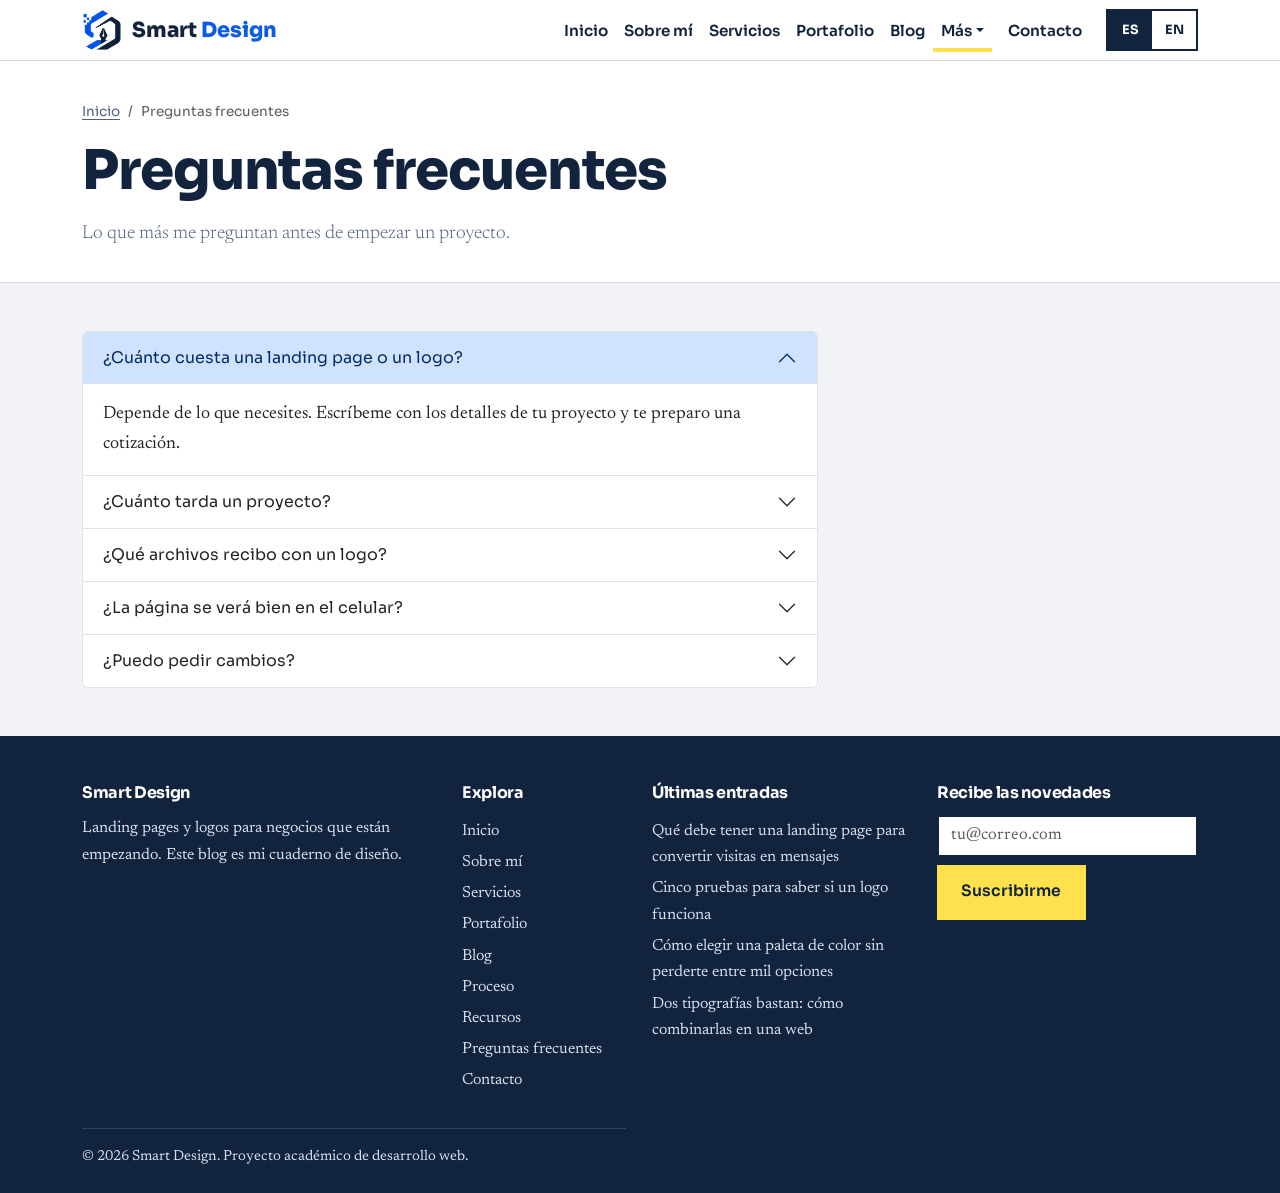
<file: faq.html>
<!DOCTYPE html>
<html lang="es">
<head>
  <!-- BUENAS PRÁCTICAS: UTF-8, idioma declarado, viewport para móviles, título y descripción únicos por página -->
  <meta charset="utf-8">
  <meta name="viewport" content="width=device-width, initial-scale=1">
  <title data-i18n="preguntas-frecuentes-smart-design">Preguntas frecuentes | Smart Design</title>
  <meta name="description" content="Respuestas a las dudas más comunes sobre los servicios de Smart Design." data-i18n-attr="content:respuestas-a-las-dudas-mas">
  <meta name="theme-color" content="#12233d">
  <link rel="icon" href="assets/images/logo-marca.png" type="image/png">
  <link rel="preconnect" href="https://fonts.googleapis.com"><link rel="preconnect" href="https://fonts.gstatic.com" crossorigin><link href="https://fonts.googleapis.com/css2?family=Newsreader:ital,opsz,wght@0,6..72,400;0,6..72,600;1,6..72,400&amp;family=Sora:wght@600;700;800&amp;display=swap" rel="stylesheet">
  <!-- 1) Bootstrap (CDN) -->
  <link rel="stylesheet" href="https://cdn.jsdelivr.net/npm/bootstrap@5.3.3/dist/css/bootstrap.min.css" integrity="sha384-QWTKZyjpPEjISv5WaRU9OFeRpok6YctnYmDr5pNlyT2bRjXh0JMhjY6hW+ALEwIH" crossorigin="anonymous">
  <!-- 2) Estilos propios: van después de Bootstrap para poder personalizarlo -->
  <link rel="stylesheet" href="css/styles.css">
</head>
<body>
  <a class="sd-skip" href="#contenido" data-i18n="saltar-al-contenido">Saltar al contenido</a>
<header class="sd-header">
  <nav class="navbar navbar-expand-lg" aria-label="Navegación principal" data-i18n-attr="aria-label:navegacion-principal">
    <div class="container">
      <a class="sd-brand" href="index.html"><img src="assets/images/logo-marca.png" width="40" height="42" alt=""><div data-i18n="smart-design">Smart <span>Design</span></div></a>
      <button class="navbar-toggler" type="button" data-bs-toggle="collapse" data-bs-target="#menuPrincipal" aria-controls="menuPrincipal" aria-expanded="false" aria-label="Abrir o cerrar el menú" data-i18n-attr="aria-label:abrir-o-cerrar-el-menu"><span class="navbar-toggler-icon"></span></button>
      <div class="collapse navbar-collapse" id="menuPrincipal">
        <ul class="navbar-nav ms-auto align-items-lg-center">
<li class="nav-item"><a class="nav-link" href="index.html" data-i18n="inicio">Inicio</a></li>
<li class="nav-item"><a class="nav-link" href="sobre-mi.html" data-i18n="sobre-mi">Sobre mí</a></li>
<li class="nav-item"><a class="nav-link" href="servicios.html" data-i18n="servicios">Servicios</a></li>
<li class="nav-item"><a class="nav-link" href="portafolio.html" data-i18n="portafolio">Portafolio</a></li>
<li class="nav-item"><a class="nav-link" href="blog.html" data-i18n="blog">Blog</a></li>
          <li class="nav-item dropdown">
            <a class="nav-link dropdown-toggle active" href="#" role="button" data-bs-toggle="dropdown" aria-expanded="false" data-i18n="mas">Más</a>
            <ul class="dropdown-menu dropdown-menu-end">
<li><a class="dropdown-item" href="proceso.html" data-i18n="proceso">Proceso</a></li>
<li><a class="dropdown-item" href="recursos.html" data-i18n="recursos">Recursos</a></li>
<li><a class="dropdown-item active" href="faq.html" aria-current="page" data-i18n="preguntas-frecuentes">Preguntas frecuentes</a></li>
            </ul>
          </li>
          <li class="nav-item ms-lg-2"><a class="nav-link" href="contacto.html" data-i18n="contacto">Contacto</a></li>
          <li class="nav-item ms-lg-3 my-2 my-lg-0">
            <!-- Selector de idioma: lo controla js/i18n.js -->
            <div class="sd-lang" role="group" aria-label="Idioma / Language" data-i18n-skip>
              <button type="button" class="sd-lang-btn" data-lang="es" lang="es" aria-pressed="true" aria-label="Español" title="Español">ES</button>
              <button type="button" class="sd-lang-btn" data-lang="en" lang="en" aria-pressed="false" aria-label="English" title="English">EN</button>
            </div>
          </li>
        </ul>
      </div>
    </div>
  </nav>
</header>

<main id="contenido">
  <section class="sd-pagehead">
    <div class="container">
      <nav aria-label="Ruta de navegación" data-i18n-attr="aria-label:ruta-de-navegacion"><ol class="breadcrumb"><li class="breadcrumb-item"><a href="index.html" data-i18n="inicio">Inicio</a></li><li class="breadcrumb-item active" aria-current="page" data-i18n="preguntas-frecuentes">Preguntas frecuentes</li></ol></nav>
      <h1 data-i18n="preguntas-frecuentes">Preguntas frecuentes</h1>
      <p class="lead mt-3" data-i18n="lo-que-mas-me-preguntan">Lo que más me preguntan antes de empezar un proyecto.</p>
    </div>
  </section>
  <section class="sd-section"><div class="container"><div class="row"><div class="col-lg-8"><div class="accordion" id="acordeon"><div class="accordion-item">
  <h2 class="accordion-header"><button class="accordion-button" type="button" data-bs-toggle="collapse" data-bs-target="#faq0" aria-expanded="true" aria-controls="faq0" data-i18n="cuanto-cuesta-una-landing-page">¿Cuánto cuesta una landing page o un logo?</button></h2>
  <div id="faq0" class="accordion-collapse collapse show" data-bs-parent="#acordeon"><div class="accordion-body" data-i18n="depende-de-lo-que-necesites">Depende de lo que necesites. Escríbeme con los detalles de tu proyecto y te preparo una cotización.</div></div>
</div><div class="accordion-item">
  <h2 class="accordion-header"><button class="accordion-button collapsed" type="button" data-bs-toggle="collapse" data-bs-target="#faq1" aria-expanded="false" aria-controls="faq1" data-i18n="cuanto-tarda-un-proyecto">¿Cuánto tarda un proyecto?</button></h2>
  <div id="faq1" class="accordion-collapse collapse" data-bs-parent="#acordeon"><div class="accordion-body" data-i18n="lo-acordamos-al-inicio-segun">Lo acordamos al inicio según el tamaño del trabajo y la rapidez con que revisemos juntos cada etapa.</div></div>
</div><div class="accordion-item">
  <h2 class="accordion-header"><button class="accordion-button collapsed" type="button" data-bs-toggle="collapse" data-bs-target="#faq2" aria-expanded="false" aria-controls="faq2" data-i18n="que-archivos-recibo-con-un">¿Qué archivos recibo con un logo?</button></h2>
  <div id="faq2" class="accordion-collapse collapse" data-bs-parent="#acordeon"><div class="accordion-body" data-i18n="versiones-a-color-en-una">Versiones a color, en una tinta y para fondo oscuro, en formatos de imagen y vectoriales.</div></div>
</div><div class="accordion-item">
  <h2 class="accordion-header"><button class="accordion-button collapsed" type="button" data-bs-toggle="collapse" data-bs-target="#faq3" aria-expanded="false" aria-controls="faq3" data-i18n="la-pagina-se-vera-bien">¿La página se verá bien en el celular?</button></h2>
  <div id="faq3" class="accordion-collapse collapse" data-bs-parent="#acordeon"><div class="accordion-body" data-i18n="si-diseno-primero-para-movil">Sí. Diseño primero para móvil y luego amplío a tabletas y computadoras.</div></div>
</div><div class="accordion-item">
  <h2 class="accordion-header"><button class="accordion-button collapsed" type="button" data-bs-toggle="collapse" data-bs-target="#faq4" aria-expanded="false" aria-controls="faq4" data-i18n="puedo-pedir-cambios">¿Puedo pedir cambios?</button></h2>
  <div id="faq4" class="accordion-collapse collapse" data-bs-parent="#acordeon"><div class="accordion-body" data-i18n="claro-la-etapa-de-revision">Claro. La etapa de revisión sirve para ajustar lo que haga falta antes de la entrega.</div></div>
</div></div></div></div></div></section>
</main>

<footer class="sd-footer">
  <div class="container">
    <div class="row g-4">
      <div class="col-lg-4">
        <h2 data-i18n="smart-design-2">Smart Design</h2>
        <p data-i18n="landing-pages-y-logos-para">Landing pages y logos para negocios que están empezando. Este blog es mi cuaderno de diseño.</p>
      </div>
      <div class="col-6 col-lg-2"><h2 data-i18n="explora">Explora</h2><ul><li><a href="index.html" data-i18n="inicio">Inicio</a></li><li><a href="sobre-mi.html" data-i18n="sobre-mi">Sobre mí</a></li><li><a href="servicios.html" data-i18n="servicios">Servicios</a></li><li><a href="portafolio.html" data-i18n="portafolio">Portafolio</a></li><li><a href="blog.html" data-i18n="blog">Blog</a></li><li><a href="proceso.html" data-i18n="proceso">Proceso</a></li><li><a href="recursos.html" data-i18n="recursos">Recursos</a></li><li><a href="faq.html" data-i18n="preguntas-frecuentes">Preguntas frecuentes</a></li><li><a href="contacto.html" data-i18n="contacto">Contacto</a></li></ul></div>
      <div class="col-6 col-lg-3"><h2 data-i18n="ultimas-entradas">Últimas entradas</h2><ul><li><a href="articulo-landing-pages.html" data-i18n="que-debe-tener-una-landing">Qué debe tener una landing page para convertir visitas en mensajes</a></li><li><a href="articulo-logos.html" data-i18n="cinco-pruebas-para-saber-si">Cinco pruebas para saber si un logo funciona</a></li><li><a href="articulo-color.html" data-i18n="como-elegir-una-paleta-de">Cómo elegir una paleta de color sin perderte entre mil opciones</a></li><li><a href="articulo-tipografia.html" data-i18n="dos-tipografias-bastan-como-combinarlas">Dos tipografías bastan: cómo combinarlas en una web</a></li></ul></div>
      <div class="col-lg-3">
        <h2 data-i18n="recibe-las-novedades">Recibe las novedades</h2>
        <form class="sd-form" data-validate novalidate>
          <label for="newsEmail" class="visually-hidden" data-i18n="correo-electronico">Correo electrónico</label>
          <input type="email" class="form-control" id="newsEmail" name="email" placeholder="tu@correo.com" autocomplete="email" data-rule="email" aria-describedby="newsEmail-fb" data-i18n-attr="placeholder:tu-correo-com">
          <div class="invalid-feedback" id="newsEmail-fb"></div>
          <button type="submit" class="sd-btn sd-btn--marker mt-2" data-i18n="suscribirme">Suscribirme</button>
          <p class="sd-success mt-2" role="status" data-form-success hidden data-i18n="correo-validado-es-una-demostracion">Correo validado. Es una demostración: no se envía a ningún servidor.</p>
        </form>
      </div>
    </div>
    <p class="sd-copy mb-0" data-i18n="2026-smart-design-proyecto-academico">&copy; <span data-year>2026</span> Smart Design. Proyecto académico de desarrollo web.</p>
  </div>
</footer>

  <!-- Scripts al final del body para no bloquear la carga de la página -->
  <script src="https://cdn.jsdelivr.net/npm/bootstrap@5.3.3/dist/js/bootstrap.bundle.min.js" integrity="sha384-YvpcrYf0tY3lHB60NNkmXc5s9fDVZLESaAA55NDzOxhy9GkcIdslK1eN7N6jIeHz" crossorigin="anonymous"></script>
  <!-- Orden importante: 1) diccionario  2) motor de idiomas  3) interacciones -->
  <script src="js/translations.js"></script>
  <script src="js/i18n.js"></script>
  <script src="js/script.js"></script>
</body>
</html>
</file>
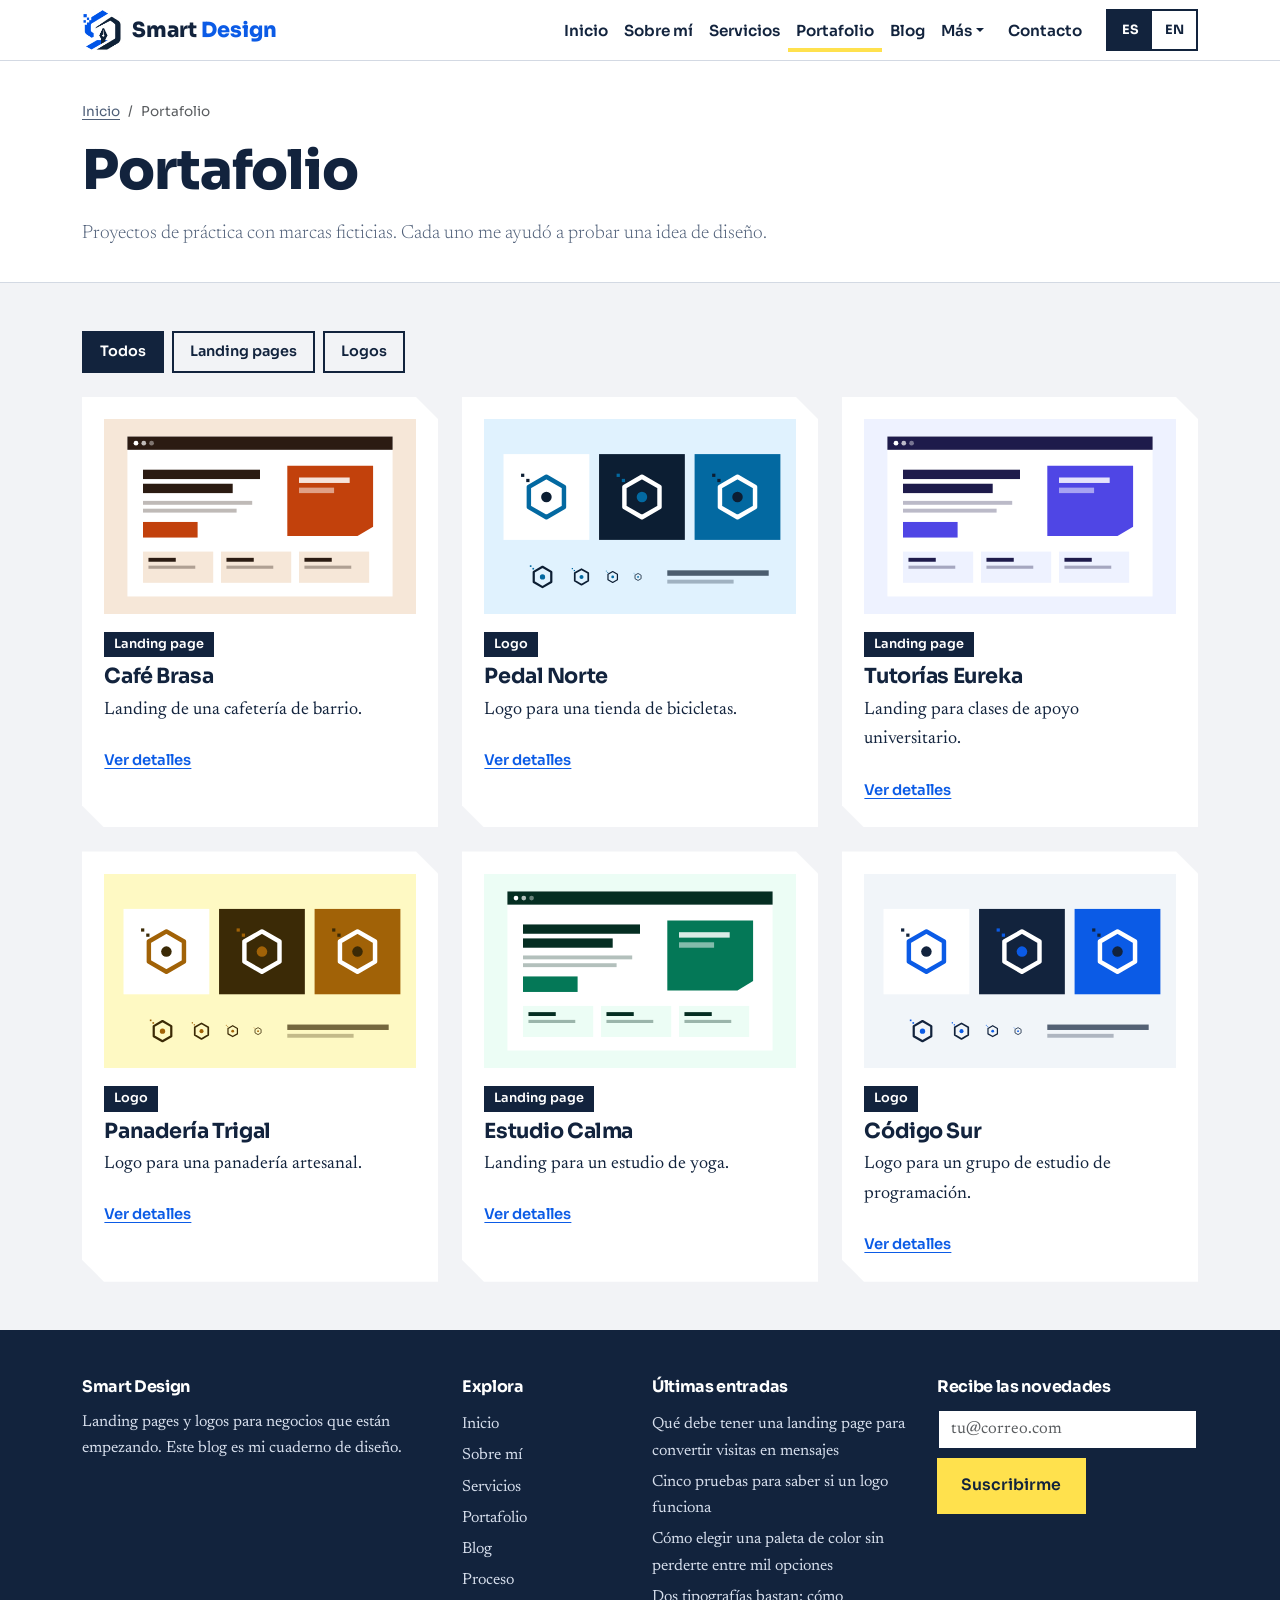
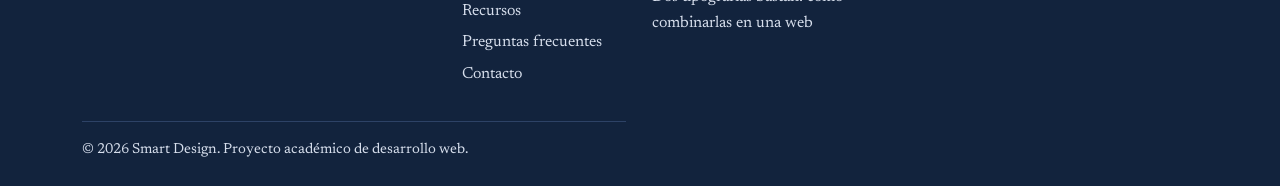
<file: portafolio.html>
<!DOCTYPE html>
<html lang="es">
<head>
  <!-- BUENAS PRÁCTICAS: UTF-8, idioma declarado, viewport para móviles, título y descripción únicos por página -->
  <meta charset="utf-8">
  <meta name="viewport" content="width=device-width, initial-scale=1">
  <title data-i18n="portafolio-smart-design">Portafolio | Smart Design</title>
  <meta name="description" content="Proyectos de práctica de Smart Design: landing pages y logos para marcas ficticias." data-i18n-attr="content:proyectos-de-practica-de-smart">
  <meta name="theme-color" content="#12233d">
  <link rel="icon" href="assets/images/logo-marca.png" type="image/png">
  <link rel="preconnect" href="https://fonts.googleapis.com"><link rel="preconnect" href="https://fonts.gstatic.com" crossorigin><link href="https://fonts.googleapis.com/css2?family=Newsreader:ital,opsz,wght@0,6..72,400;0,6..72,600;1,6..72,400&amp;family=Sora:wght@600;700;800&amp;display=swap" rel="stylesheet">
  <!-- 1) Bootstrap (CDN) -->
  <link rel="stylesheet" href="https://cdn.jsdelivr.net/npm/bootstrap@5.3.3/dist/css/bootstrap.min.css" integrity="sha384-QWTKZyjpPEjISv5WaRU9OFeRpok6YctnYmDr5pNlyT2bRjXh0JMhjY6hW+ALEwIH" crossorigin="anonymous">
  <!-- 2) Estilos propios: van después de Bootstrap para poder personalizarlo -->
  <link rel="stylesheet" href="css/styles.css">
</head>
<body>
  <a class="sd-skip" href="#contenido" data-i18n="saltar-al-contenido">Saltar al contenido</a>
<header class="sd-header">
  <nav class="navbar navbar-expand-lg" aria-label="Navegación principal" data-i18n-attr="aria-label:navegacion-principal">
    <div class="container">
      <a class="sd-brand" href="index.html"><img src="assets/images/logo-marca.png" width="40" height="42" alt=""><div data-i18n="smart-design">Smart <span>Design</span></div></a>
      <button class="navbar-toggler" type="button" data-bs-toggle="collapse" data-bs-target="#menuPrincipal" aria-controls="menuPrincipal" aria-expanded="false" aria-label="Abrir o cerrar el menú" data-i18n-attr="aria-label:abrir-o-cerrar-el-menu"><span class="navbar-toggler-icon"></span></button>
      <div class="collapse navbar-collapse" id="menuPrincipal">
        <ul class="navbar-nav ms-auto align-items-lg-center">
<li class="nav-item"><a class="nav-link" href="index.html" data-i18n="inicio">Inicio</a></li>
<li class="nav-item"><a class="nav-link" href="sobre-mi.html" data-i18n="sobre-mi">Sobre mí</a></li>
<li class="nav-item"><a class="nav-link" href="servicios.html" data-i18n="servicios">Servicios</a></li>
<li class="nav-item"><a class="nav-link active" href="portafolio.html" aria-current="page" data-i18n="portafolio">Portafolio</a></li>
<li class="nav-item"><a class="nav-link" href="blog.html" data-i18n="blog">Blog</a></li>
          <li class="nav-item dropdown">
            <a class="nav-link dropdown-toggle" href="#" role="button" data-bs-toggle="dropdown" aria-expanded="false" data-i18n="mas">Más</a>
            <ul class="dropdown-menu dropdown-menu-end">
<li><a class="dropdown-item" href="proceso.html" data-i18n="proceso">Proceso</a></li>
<li><a class="dropdown-item" href="recursos.html" data-i18n="recursos">Recursos</a></li>
<li><a class="dropdown-item" href="faq.html" data-i18n="preguntas-frecuentes">Preguntas frecuentes</a></li>
            </ul>
          </li>
          <li class="nav-item ms-lg-2"><a class="nav-link" href="contacto.html" data-i18n="contacto">Contacto</a></li>
          <li class="nav-item ms-lg-3 my-2 my-lg-0">
            <!-- Selector de idioma: lo controla js/i18n.js -->
            <div class="sd-lang" role="group" aria-label="Idioma / Language" data-i18n-skip>
              <button type="button" class="sd-lang-btn" data-lang="es" lang="es" aria-pressed="true" aria-label="Español" title="Español">ES</button>
              <button type="button" class="sd-lang-btn" data-lang="en" lang="en" aria-pressed="false" aria-label="English" title="English">EN</button>
            </div>
          </li>
        </ul>
      </div>
    </div>
  </nav>
</header>

<main id="contenido">
  <section class="sd-pagehead">
    <div class="container">
      <nav aria-label="Ruta de navegación" data-i18n-attr="aria-label:ruta-de-navegacion"><ol class="breadcrumb"><li class="breadcrumb-item"><a href="index.html" data-i18n="inicio">Inicio</a></li><li class="breadcrumb-item active" aria-current="page" data-i18n="portafolio">Portafolio</li></ol></nav>
      <h1 data-i18n="portafolio">Portafolio</h1>
      <p class="lead mt-3" data-i18n="proyectos-de-practica-con-marcas">Proyectos de práctica con marcas ficticias. Cada uno me ayudó a probar una idea de diseño.</p>
    </div>
  </section>
  <section class="sd-section">
    <div class="container">
      <div class="sd-filters" role="group" aria-label="Filtrar proyectos" data-filter-group="#lista-proyectos" data-i18n-attr="aria-label:filtrar-proyectos">
        <button type="button" class="sd-filter" data-filter="todos" aria-pressed="true" data-i18n="todos">Todos</button>
        <button type="button" class="sd-filter" data-filter="landing-pages" aria-pressed="false" data-i18n="landing-pages">Landing pages</button>
        <button type="button" class="sd-filter" data-filter="logos" aria-pressed="false" data-i18n="logos">Logos</button>
        <p class="visually-hidden" role="status" data-filter-status></p>
      </div>
      <div class="row g-4" id="lista-proyectos" data-card-group><div class="col-md-6 col-lg-4" data-category="landing-pages"><article class="sd-card sd-cut" data-card>
  <img src="assets/images/proyecto-cafe-brasa.svg" width="800" height="500" alt="Boceto del proyecto Café Brasa" loading="lazy" data-i18n-attr="alt:boceto-del-proyecto-cafe-brasa">
  <span class="sd-tag mb-2" data-i18n="landing-page">Landing page</span>
  <h3 data-i18n="cafe-brasa">Café Brasa</h3>
  <p data-i18n="landing-de-una-cafeteria-de">Landing de una cafetería de barrio.</p>
  <button type="button" class="sd-more" data-card-toggle aria-expanded="false" aria-controls="det-pcafe-brasa">Ver detalles</button>
  <div class="sd-details" id="det-pcafe-brasa" hidden><ul><li data-i18n="tipo-proyecto-de-practica-con"><strong>Tipo:</strong> proyecto de práctica con marca ficticia.</li><li data-i18n="objetivo-mostrar-el-menu-y"><strong>Objetivo:</strong> mostrar el menú y recibir pedidos por mensaje.</li><li data-i18n="aprendi-un-solo-boton-principal"><strong>Aprendí:</strong> un solo botón principal ordena toda la página.</li></ul></div>
</article></div><div class="col-md-6 col-lg-4" data-category="logos"><article class="sd-card sd-cut" data-card>
  <img src="assets/images/proyecto-pedal-norte.svg" width="800" height="500" alt="Boceto del proyecto Pedal Norte" loading="lazy" data-i18n-attr="alt:boceto-del-proyecto-pedal-norte">
  <span class="sd-tag mb-2" data-i18n="logo">Logo</span>
  <h3 data-i18n="pedal-norte">Pedal Norte</h3>
  <p data-i18n="logo-para-una-tienda-de">Logo para una tienda de bicicletas.</p>
  <button type="button" class="sd-more" data-card-toggle aria-expanded="false" aria-controls="det-ppedal-norte">Ver detalles</button>
  <div class="sd-details" id="det-ppedal-norte" hidden><ul><li data-i18n="tipo-proyecto-de-practica-con"><strong>Tipo:</strong> proyecto de práctica con marca ficticia.</li><li data-i18n="objetivo-un-simbolo-que-funcione"><strong>Objetivo:</strong> un símbolo que funcione en pegatinas y redes.</li><li data-i18n="aprendi-probar-el-logo-en"><strong>Aprendí:</strong> probar el logo en una sola tinta revela sus fallos.</li></ul></div>
</article></div><div class="col-md-6 col-lg-4" data-category="landing-pages"><article class="sd-card sd-cut" data-card>
  <img src="assets/images/proyecto-tutorias-eureka.svg" width="800" height="500" alt="Boceto del proyecto Tutorías Eureka" loading="lazy" data-i18n-attr="alt:boceto-del-proyecto-tutorias-eureka">
  <span class="sd-tag mb-2" data-i18n="landing-page">Landing page</span>
  <h3 data-i18n="tutorias-eureka">Tutorías Eureka</h3>
  <p data-i18n="landing-para-clases-de-apoyo">Landing para clases de apoyo universitario.</p>
  <button type="button" class="sd-more" data-card-toggle aria-expanded="false" aria-controls="det-ptutorias-eureka">Ver detalles</button>
  <div class="sd-details" id="det-ptutorias-eureka" hidden><ul><li data-i18n="tipo-proyecto-de-practica-con"><strong>Tipo:</strong> proyecto de práctica con marca ficticia.</li><li data-i18n="objetivo-explicar-los-horarios-y"><strong>Objetivo:</strong> explicar los horarios y captar contactos.</li><li data-i18n="aprendi-un-formulario-corto-recibe"><strong>Aprendí:</strong> un formulario corto recibe más respuestas.</li></ul></div>
</article></div><div class="col-md-6 col-lg-4" data-category="logos"><article class="sd-card sd-cut" data-card>
  <img src="assets/images/proyecto-panaderia-trigal.svg" width="800" height="500" alt="Boceto del proyecto Panadería Trigal" loading="lazy" data-i18n-attr="alt:boceto-del-proyecto-panaderia-trigal">
  <span class="sd-tag mb-2" data-i18n="logo">Logo</span>
  <h3 data-i18n="panaderia-trigal">Panadería Trigal</h3>
  <p data-i18n="logo-para-una-panaderia-artesanal">Logo para una panadería artesanal.</p>
  <button type="button" class="sd-more" data-card-toggle aria-expanded="false" aria-controls="det-ppanaderia-trigal">Ver detalles</button>
  <div class="sd-details" id="det-ppanaderia-trigal" hidden><ul><li data-i18n="tipo-proyecto-de-practica-con"><strong>Tipo:</strong> proyecto de práctica con marca ficticia.</li><li data-i18n="objetivo-transmitir-calidez-sin-recargar"><strong>Objetivo:</strong> transmitir calidez sin recargar el diseño.</li><li data-i18n="aprendi-menos-detalles-mas-reconocimiento"><strong>Aprendí:</strong> menos detalles, más reconocimiento.</li></ul></div>
</article></div><div class="col-md-6 col-lg-4" data-category="landing-pages"><article class="sd-card sd-cut" data-card>
  <img src="assets/images/proyecto-estudio-calma.svg" width="800" height="500" alt="Boceto del proyecto Estudio Calma" loading="lazy" data-i18n-attr="alt:boceto-del-proyecto-estudio-calma">
  <span class="sd-tag mb-2" data-i18n="landing-page">Landing page</span>
  <h3 data-i18n="estudio-calma">Estudio Calma</h3>
  <p data-i18n="landing-para-un-estudio-de">Landing para un estudio de yoga.</p>
  <button type="button" class="sd-more" data-card-toggle aria-expanded="false" aria-controls="det-pestudio-calma">Ver detalles</button>
  <div class="sd-details" id="det-pestudio-calma" hidden><ul><li data-i18n="tipo-proyecto-de-practica-con"><strong>Tipo:</strong> proyecto de práctica con marca ficticia.</li><li data-i18n="objetivo-transmitir-tranquilidad-y-facilitar"><strong>Objetivo:</strong> transmitir tranquilidad y facilitar reservas.</li><li data-i18n="aprendi-el-espacio-en-blanco"><strong>Aprendí:</strong> el espacio en blanco también comunica.</li></ul></div>
</article></div><div class="col-md-6 col-lg-4" data-category="logos"><article class="sd-card sd-cut" data-card>
  <img src="assets/images/proyecto-codigo-sur.svg" width="800" height="500" alt="Boceto del proyecto Código Sur" loading="lazy" data-i18n-attr="alt:boceto-del-proyecto-codigo-sur">
  <span class="sd-tag mb-2" data-i18n="logo">Logo</span>
  <h3 data-i18n="codigo-sur">Código Sur</h3>
  <p data-i18n="logo-para-un-grupo-de">Logo para un grupo de estudio de programación.</p>
  <button type="button" class="sd-more" data-card-toggle aria-expanded="false" aria-controls="det-pcodigo-sur">Ver detalles</button>
  <div class="sd-details" id="det-pcodigo-sur" hidden><ul><li data-i18n="tipo-proyecto-de-practica-con"><strong>Tipo:</strong> proyecto de práctica con marca ficticia.</li><li data-i18n="objetivo-una-marca-joven-que"><strong>Objetivo:</strong> una marca joven que se vea bien en pantallas pequeñas.</li><li data-i18n="aprendi-un-hexagono-simple-se"><strong>Aprendí:</strong> un hexágono simple se adapta a muchos tamaños.</li></ul></div>
</article></div></div>
    </div>
  </section>
</main>

<footer class="sd-footer">
  <div class="container">
    <div class="row g-4">
      <div class="col-lg-4">
        <h2 data-i18n="smart-design-2">Smart Design</h2>
        <p data-i18n="landing-pages-y-logos-para">Landing pages y logos para negocios que están empezando. Este blog es mi cuaderno de diseño.</p>
      </div>
      <div class="col-6 col-lg-2"><h2 data-i18n="explora">Explora</h2><ul><li><a href="index.html" data-i18n="inicio">Inicio</a></li><li><a href="sobre-mi.html" data-i18n="sobre-mi">Sobre mí</a></li><li><a href="servicios.html" data-i18n="servicios">Servicios</a></li><li><a href="portafolio.html" data-i18n="portafolio">Portafolio</a></li><li><a href="blog.html" data-i18n="blog">Blog</a></li><li><a href="proceso.html" data-i18n="proceso">Proceso</a></li><li><a href="recursos.html" data-i18n="recursos">Recursos</a></li><li><a href="faq.html" data-i18n="preguntas-frecuentes">Preguntas frecuentes</a></li><li><a href="contacto.html" data-i18n="contacto">Contacto</a></li></ul></div>
      <div class="col-6 col-lg-3"><h2 data-i18n="ultimas-entradas">Últimas entradas</h2><ul><li><a href="articulo-landing-pages.html" data-i18n="que-debe-tener-una-landing">Qué debe tener una landing page para convertir visitas en mensajes</a></li><li><a href="articulo-logos.html" data-i18n="cinco-pruebas-para-saber-si">Cinco pruebas para saber si un logo funciona</a></li><li><a href="articulo-color.html" data-i18n="como-elegir-una-paleta-de">Cómo elegir una paleta de color sin perderte entre mil opciones</a></li><li><a href="articulo-tipografia.html" data-i18n="dos-tipografias-bastan-como-combinarlas">Dos tipografías bastan: cómo combinarlas en una web</a></li></ul></div>
      <div class="col-lg-3">
        <h2 data-i18n="recibe-las-novedades">Recibe las novedades</h2>
        <form class="sd-form" data-validate novalidate>
          <label for="newsEmail" class="visually-hidden" data-i18n="correo-electronico">Correo electrónico</label>
          <input type="email" class="form-control" id="newsEmail" name="email" placeholder="tu@correo.com" autocomplete="email" data-rule="email" aria-describedby="newsEmail-fb" data-i18n-attr="placeholder:tu-correo-com">
          <div class="invalid-feedback" id="newsEmail-fb"></div>
          <button type="submit" class="sd-btn sd-btn--marker mt-2" data-i18n="suscribirme">Suscribirme</button>
          <p class="sd-success mt-2" role="status" data-form-success hidden data-i18n="correo-validado-es-una-demostracion">Correo validado. Es una demostración: no se envía a ningún servidor.</p>
        </form>
      </div>
    </div>
    <p class="sd-copy mb-0" data-i18n="2026-smart-design-proyecto-academico">&copy; <span data-year>2026</span> Smart Design. Proyecto académico de desarrollo web.</p>
  </div>
</footer>

  <!-- Scripts al final del body para no bloquear la carga de la página -->
  <script src="https://cdn.jsdelivr.net/npm/bootstrap@5.3.3/dist/js/bootstrap.bundle.min.js" integrity="sha384-YvpcrYf0tY3lHB60NNkmXc5s9fDVZLESaAA55NDzOxhy9GkcIdslK1eN7N6jIeHz" crossorigin="anonymous"></script>
  <!-- Orden importante: 1) diccionario  2) motor de idiomas  3) interacciones -->
  <script src="js/translations.js"></script>
  <script src="js/i18n.js"></script>
  <script src="js/script.js"></script>
</body>
</html>
</file>
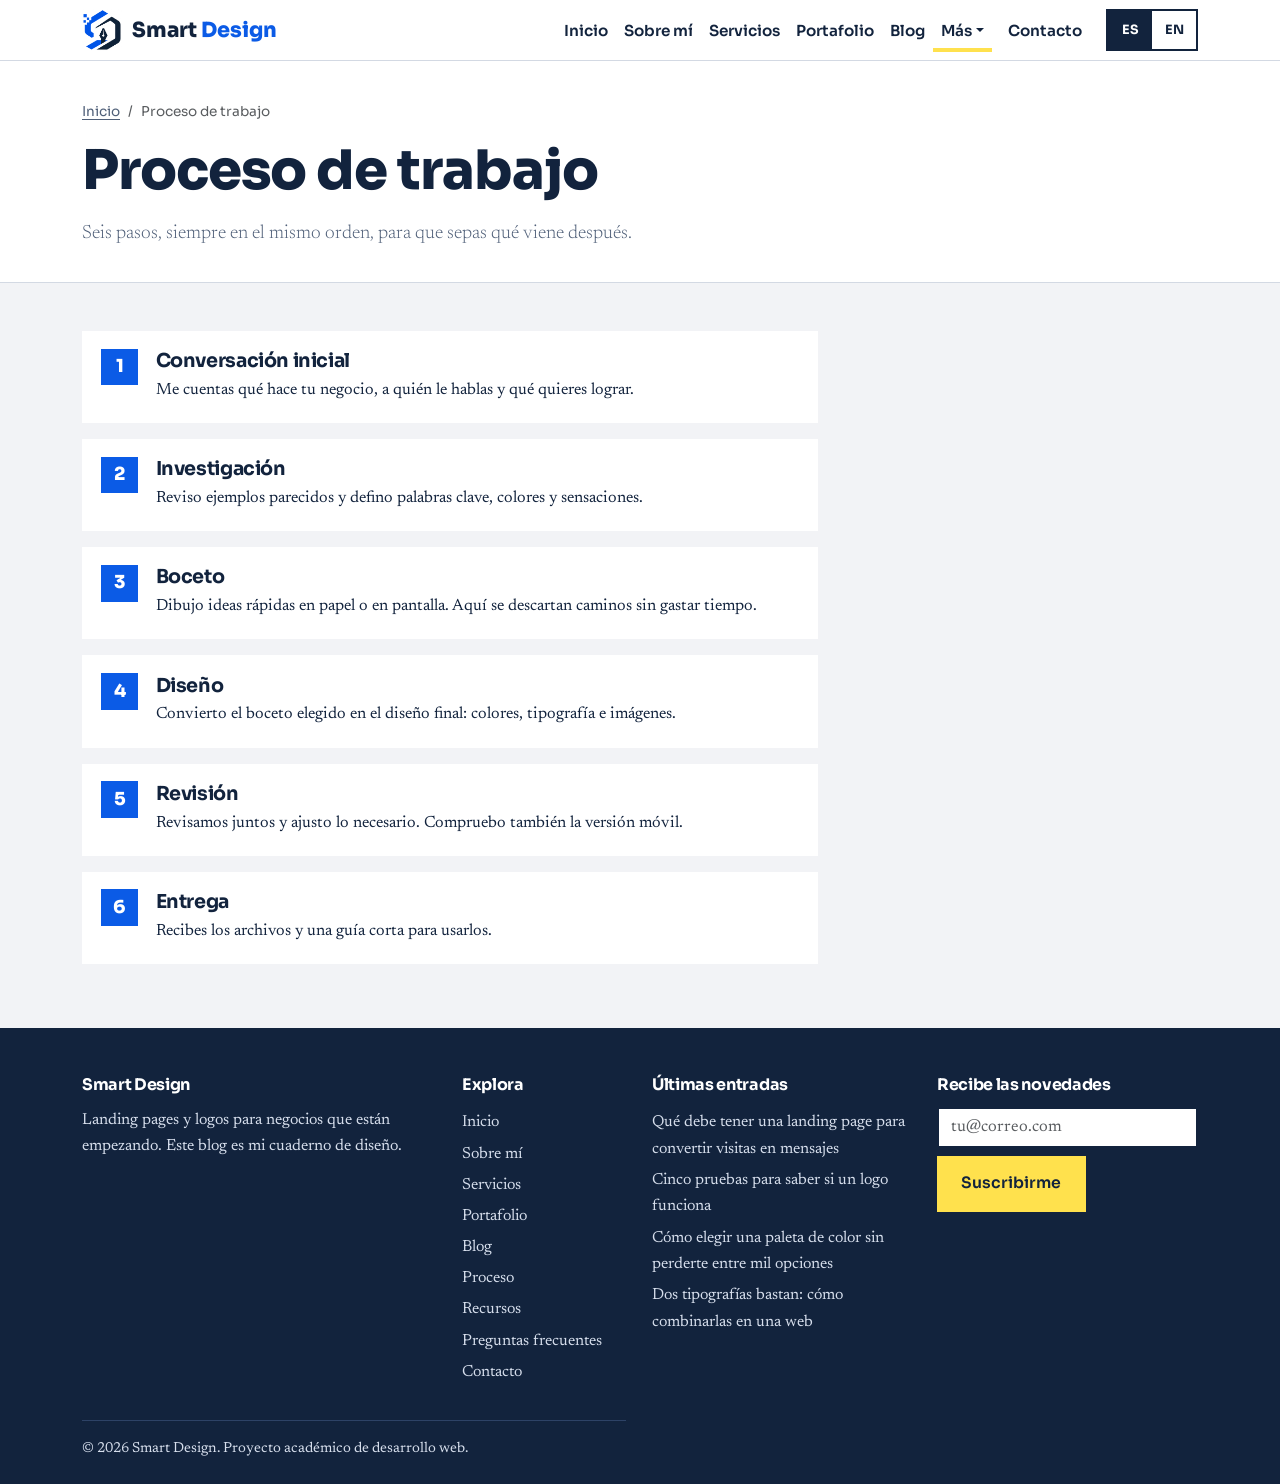
<file: proceso.html>
<!DOCTYPE html>
<html lang="es">
<head>
  <!-- BUENAS PRÁCTICAS: UTF-8, idioma declarado, viewport para móviles, título y descripción únicos por página -->
  <meta charset="utf-8">
  <meta name="viewport" content="width=device-width, initial-scale=1">
  <title data-i18n="proceso-de-trabajo-smart-design">Proceso de trabajo | Smart Design</title>
  <meta name="description" content="Los seis pasos con los que Smart Design trabaja cada proyecto." data-i18n-attr="content:los-seis-pasos-con-los">
  <meta name="theme-color" content="#12233d">
  <link rel="icon" href="assets/images/logo-marca.png" type="image/png">
  <link rel="preconnect" href="https://fonts.googleapis.com"><link rel="preconnect" href="https://fonts.gstatic.com" crossorigin><link href="https://fonts.googleapis.com/css2?family=Newsreader:ital,opsz,wght@0,6..72,400;0,6..72,600;1,6..72,400&amp;family=Sora:wght@600;700;800&amp;display=swap" rel="stylesheet">
  <!-- 1) Bootstrap (CDN) -->
  <link rel="stylesheet" href="https://cdn.jsdelivr.net/npm/bootstrap@5.3.3/dist/css/bootstrap.min.css" integrity="sha384-QWTKZyjpPEjISv5WaRU9OFeRpok6YctnYmDr5pNlyT2bRjXh0JMhjY6hW+ALEwIH" crossorigin="anonymous">
  <!-- 2) Estilos propios: van después de Bootstrap para poder personalizarlo -->
  <link rel="stylesheet" href="css/styles.css">
</head>
<body>
  <a class="sd-skip" href="#contenido" data-i18n="saltar-al-contenido">Saltar al contenido</a>
<header class="sd-header">
  <nav class="navbar navbar-expand-lg" aria-label="Navegación principal" data-i18n-attr="aria-label:navegacion-principal">
    <div class="container">
      <a class="sd-brand" href="index.html"><img src="assets/images/logo-marca.png" width="40" height="42" alt=""><div data-i18n="smart-design">Smart <span>Design</span></div></a>
      <button class="navbar-toggler" type="button" data-bs-toggle="collapse" data-bs-target="#menuPrincipal" aria-controls="menuPrincipal" aria-expanded="false" aria-label="Abrir o cerrar el menú" data-i18n-attr="aria-label:abrir-o-cerrar-el-menu"><span class="navbar-toggler-icon"></span></button>
      <div class="collapse navbar-collapse" id="menuPrincipal">
        <ul class="navbar-nav ms-auto align-items-lg-center">
<li class="nav-item"><a class="nav-link" href="index.html" data-i18n="inicio">Inicio</a></li>
<li class="nav-item"><a class="nav-link" href="sobre-mi.html" data-i18n="sobre-mi">Sobre mí</a></li>
<li class="nav-item"><a class="nav-link" href="servicios.html" data-i18n="servicios">Servicios</a></li>
<li class="nav-item"><a class="nav-link" href="portafolio.html" data-i18n="portafolio">Portafolio</a></li>
<li class="nav-item"><a class="nav-link" href="blog.html" data-i18n="blog">Blog</a></li>
          <li class="nav-item dropdown">
            <a class="nav-link dropdown-toggle active" href="#" role="button" data-bs-toggle="dropdown" aria-expanded="false" data-i18n="mas">Más</a>
            <ul class="dropdown-menu dropdown-menu-end">
<li><a class="dropdown-item active" href="proceso.html" aria-current="page" data-i18n="proceso">Proceso</a></li>
<li><a class="dropdown-item" href="recursos.html" data-i18n="recursos">Recursos</a></li>
<li><a class="dropdown-item" href="faq.html" data-i18n="preguntas-frecuentes">Preguntas frecuentes</a></li>
            </ul>
          </li>
          <li class="nav-item ms-lg-2"><a class="nav-link" href="contacto.html" data-i18n="contacto">Contacto</a></li>
          <li class="nav-item ms-lg-3 my-2 my-lg-0">
            <!-- Selector de idioma: lo controla js/i18n.js -->
            <div class="sd-lang" role="group" aria-label="Idioma / Language" data-i18n-skip>
              <button type="button" class="sd-lang-btn" data-lang="es" lang="es" aria-pressed="true" aria-label="Español" title="Español">ES</button>
              <button type="button" class="sd-lang-btn" data-lang="en" lang="en" aria-pressed="false" aria-label="English" title="English">EN</button>
            </div>
          </li>
        </ul>
      </div>
    </div>
  </nav>
</header>

<main id="contenido">
  <section class="sd-pagehead">
    <div class="container">
      <nav aria-label="Ruta de navegación" data-i18n-attr="aria-label:ruta-de-navegacion"><ol class="breadcrumb"><li class="breadcrumb-item"><a href="index.html" data-i18n="inicio">Inicio</a></li><li class="breadcrumb-item active" aria-current="page" data-i18n="proceso-de-trabajo">Proceso de trabajo</li></ol></nav>
      <h1 data-i18n="proceso-de-trabajo">Proceso de trabajo</h1>
      <p class="lead mt-3" data-i18n="seis-pasos-siempre-en-el">Seis pasos, siempre en el mismo orden, para que sepas qué viene después.</p>
    </div>
  </section>
  <section class="sd-section"><div class="container"><div class="row"><div class="col-lg-8"><ol class="sd-steps"><li><h2 data-i18n="conversacion-inicial">Conversación inicial</h2><p data-i18n="me-cuentas-que-hace-tu">Me cuentas qué hace tu negocio, a quién le hablas y qué quieres lograr.</p></li><li><h2 data-i18n="investigacion">Investigación</h2><p data-i18n="reviso-ejemplos-parecidos-y-defino">Reviso ejemplos parecidos y defino palabras clave, colores y sensaciones.</p></li><li><h2 data-i18n="boceto">Boceto</h2><p data-i18n="dibujo-ideas-rapidas-en-papel">Dibujo ideas rápidas en papel o en pantalla. Aquí se descartan caminos sin gastar tiempo.</p></li><li><h2 data-i18n="diseno">Diseño</h2><p data-i18n="convierto-el-boceto-elegido-en">Convierto el boceto elegido en el diseño final: colores, tipografía e imágenes.</p></li><li><h2 data-i18n="revision">Revisión</h2><p data-i18n="revisamos-juntos-y-ajusto-lo">Revisamos juntos y ajusto lo necesario. Compruebo también la versión móvil.</p></li><li><h2 data-i18n="entrega">Entrega</h2><p data-i18n="recibes-los-archivos-y-una">Recibes los archivos y una guía corta para usarlos.</p></li></ol></div></div></div></section>
</main>

<footer class="sd-footer">
  <div class="container">
    <div class="row g-4">
      <div class="col-lg-4">
        <h2 data-i18n="smart-design-2">Smart Design</h2>
        <p data-i18n="landing-pages-y-logos-para">Landing pages y logos para negocios que están empezando. Este blog es mi cuaderno de diseño.</p>
      </div>
      <div class="col-6 col-lg-2"><h2 data-i18n="explora">Explora</h2><ul><li><a href="index.html" data-i18n="inicio">Inicio</a></li><li><a href="sobre-mi.html" data-i18n="sobre-mi">Sobre mí</a></li><li><a href="servicios.html" data-i18n="servicios">Servicios</a></li><li><a href="portafolio.html" data-i18n="portafolio">Portafolio</a></li><li><a href="blog.html" data-i18n="blog">Blog</a></li><li><a href="proceso.html" data-i18n="proceso">Proceso</a></li><li><a href="recursos.html" data-i18n="recursos">Recursos</a></li><li><a href="faq.html" data-i18n="preguntas-frecuentes">Preguntas frecuentes</a></li><li><a href="contacto.html" data-i18n="contacto">Contacto</a></li></ul></div>
      <div class="col-6 col-lg-3"><h2 data-i18n="ultimas-entradas">Últimas entradas</h2><ul><li><a href="articulo-landing-pages.html" data-i18n="que-debe-tener-una-landing">Qué debe tener una landing page para convertir visitas en mensajes</a></li><li><a href="articulo-logos.html" data-i18n="cinco-pruebas-para-saber-si">Cinco pruebas para saber si un logo funciona</a></li><li><a href="articulo-color.html" data-i18n="como-elegir-una-paleta-de">Cómo elegir una paleta de color sin perderte entre mil opciones</a></li><li><a href="articulo-tipografia.html" data-i18n="dos-tipografias-bastan-como-combinarlas">Dos tipografías bastan: cómo combinarlas en una web</a></li></ul></div>
      <div class="col-lg-3">
        <h2 data-i18n="recibe-las-novedades">Recibe las novedades</h2>
        <form class="sd-form" data-validate novalidate>
          <label for="newsEmail" class="visually-hidden" data-i18n="correo-electronico">Correo electrónico</label>
          <input type="email" class="form-control" id="newsEmail" name="email" placeholder="tu@correo.com" autocomplete="email" data-rule="email" aria-describedby="newsEmail-fb" data-i18n-attr="placeholder:tu-correo-com">
          <div class="invalid-feedback" id="newsEmail-fb"></div>
          <button type="submit" class="sd-btn sd-btn--marker mt-2" data-i18n="suscribirme">Suscribirme</button>
          <p class="sd-success mt-2" role="status" data-form-success hidden data-i18n="correo-validado-es-una-demostracion">Correo validado. Es una demostración: no se envía a ningún servidor.</p>
        </form>
      </div>
    </div>
    <p class="sd-copy mb-0" data-i18n="2026-smart-design-proyecto-academico">&copy; <span data-year>2026</span> Smart Design. Proyecto académico de desarrollo web.</p>
  </div>
</footer>

  <!-- Scripts al final del body para no bloquear la carga de la página -->
  <script src="https://cdn.jsdelivr.net/npm/bootstrap@5.3.3/dist/js/bootstrap.bundle.min.js" integrity="sha384-YvpcrYf0tY3lHB60NNkmXc5s9fDVZLESaAA55NDzOxhy9GkcIdslK1eN7N6jIeHz" crossorigin="anonymous"></script>
  <!-- Orden importante: 1) diccionario  2) motor de idiomas  3) interacciones -->
  <script src="js/translations.js"></script>
  <script src="js/i18n.js"></script>
  <script src="js/script.js"></script>
</body>
</html>
</file>
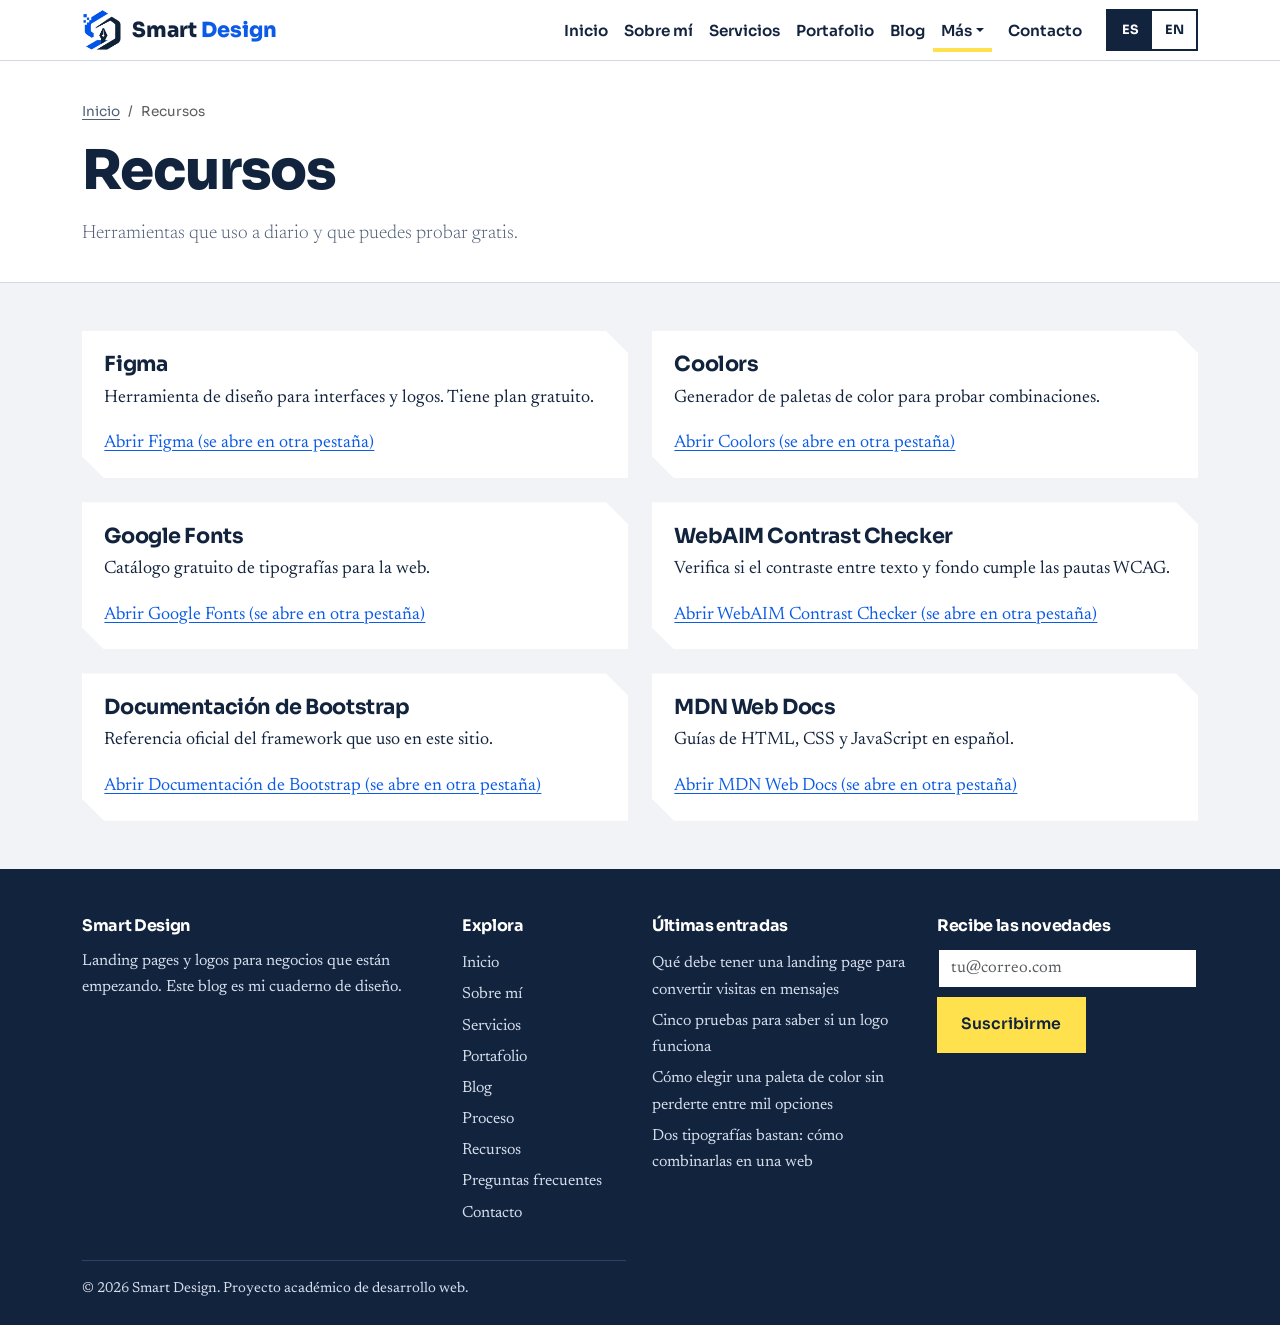
<file: recursos.html>
<!DOCTYPE html>
<html lang="es">
<head>
  <!-- BUENAS PRÁCTICAS: UTF-8, idioma declarado, viewport para móviles, título y descripción únicos por página -->
  <meta charset="utf-8">
  <meta name="viewport" content="width=device-width, initial-scale=1">
  <title data-i18n="recursos-smart-design">Recursos | Smart Design</title>
  <meta name="description" content="Herramientas gratuitas que uso para diseñar y desarrollar." data-i18n-attr="content:herramientas-gratuitas-que-uso-para">
  <meta name="theme-color" content="#12233d">
  <link rel="icon" href="assets/images/logo-marca.png" type="image/png">
  <link rel="preconnect" href="https://fonts.googleapis.com"><link rel="preconnect" href="https://fonts.gstatic.com" crossorigin><link href="https://fonts.googleapis.com/css2?family=Newsreader:ital,opsz,wght@0,6..72,400;0,6..72,600;1,6..72,400&amp;family=Sora:wght@600;700;800&amp;display=swap" rel="stylesheet">
  <!-- 1) Bootstrap (CDN) -->
  <link rel="stylesheet" href="https://cdn.jsdelivr.net/npm/bootstrap@5.3.3/dist/css/bootstrap.min.css" integrity="sha384-QWTKZyjpPEjISv5WaRU9OFeRpok6YctnYmDr5pNlyT2bRjXh0JMhjY6hW+ALEwIH" crossorigin="anonymous">
  <!-- 2) Estilos propios: van después de Bootstrap para poder personalizarlo -->
  <link rel="stylesheet" href="css/styles.css">
</head>
<body>
  <a class="sd-skip" href="#contenido" data-i18n="saltar-al-contenido">Saltar al contenido</a>
<header class="sd-header">
  <nav class="navbar navbar-expand-lg" aria-label="Navegación principal" data-i18n-attr="aria-label:navegacion-principal">
    <div class="container">
      <a class="sd-brand" href="index.html"><img src="assets/images/logo-marca.png" width="40" height="42" alt=""><div data-i18n="smart-design">Smart <span>Design</span></div></a>
      <button class="navbar-toggler" type="button" data-bs-toggle="collapse" data-bs-target="#menuPrincipal" aria-controls="menuPrincipal" aria-expanded="false" aria-label="Abrir o cerrar el menú" data-i18n-attr="aria-label:abrir-o-cerrar-el-menu"><span class="navbar-toggler-icon"></span></button>
      <div class="collapse navbar-collapse" id="menuPrincipal">
        <ul class="navbar-nav ms-auto align-items-lg-center">
<li class="nav-item"><a class="nav-link" href="index.html" data-i18n="inicio">Inicio</a></li>
<li class="nav-item"><a class="nav-link" href="sobre-mi.html" data-i18n="sobre-mi">Sobre mí</a></li>
<li class="nav-item"><a class="nav-link" href="servicios.html" data-i18n="servicios">Servicios</a></li>
<li class="nav-item"><a class="nav-link" href="portafolio.html" data-i18n="portafolio">Portafolio</a></li>
<li class="nav-item"><a class="nav-link" href="blog.html" data-i18n="blog">Blog</a></li>
          <li class="nav-item dropdown">
            <a class="nav-link dropdown-toggle active" href="#" role="button" data-bs-toggle="dropdown" aria-expanded="false" data-i18n="mas">Más</a>
            <ul class="dropdown-menu dropdown-menu-end">
<li><a class="dropdown-item" href="proceso.html" data-i18n="proceso">Proceso</a></li>
<li><a class="dropdown-item active" href="recursos.html" aria-current="page" data-i18n="recursos">Recursos</a></li>
<li><a class="dropdown-item" href="faq.html" data-i18n="preguntas-frecuentes">Preguntas frecuentes</a></li>
            </ul>
          </li>
          <li class="nav-item ms-lg-2"><a class="nav-link" href="contacto.html" data-i18n="contacto">Contacto</a></li>
          <li class="nav-item ms-lg-3 my-2 my-lg-0">
            <!-- Selector de idioma: lo controla js/i18n.js -->
            <div class="sd-lang" role="group" aria-label="Idioma / Language" data-i18n-skip>
              <button type="button" class="sd-lang-btn" data-lang="es" lang="es" aria-pressed="true" aria-label="Español" title="Español">ES</button>
              <button type="button" class="sd-lang-btn" data-lang="en" lang="en" aria-pressed="false" aria-label="English" title="English">EN</button>
            </div>
          </li>
        </ul>
      </div>
    </div>
  </nav>
</header>

<main id="contenido">
  <section class="sd-pagehead">
    <div class="container">
      <nav aria-label="Ruta de navegación" data-i18n-attr="aria-label:ruta-de-navegacion"><ol class="breadcrumb"><li class="breadcrumb-item"><a href="index.html" data-i18n="inicio">Inicio</a></li><li class="breadcrumb-item active" aria-current="page" data-i18n="recursos">Recursos</li></ol></nav>
      <h1 data-i18n="recursos">Recursos</h1>
      <p class="lead mt-3" data-i18n="herramientas-que-uso-a-diario">Herramientas que uso a diario y que puedes probar gratis.</p>
    </div>
  </section>
  <section class="sd-section"><div class="container"><div class="row g-4"><div class="col-md-6"><article class="sd-card sd-cut"><h3 data-i18n="figma">Figma</h3><p data-i18n="herramienta-de-diseno-para-interfaces">Herramienta de diseño para interfaces y logos. Tiene plan gratuito.</p><a href="https://www.figma.com" target="_blank" rel="noopener noreferrer" data-i18n="abrir-figma-se-abre-en">Abrir Figma (se abre en otra pestaña)</a></article></div><div class="col-md-6"><article class="sd-card sd-cut"><h3 data-i18n="coolors">Coolors</h3><p data-i18n="generador-de-paletas-de-color">Generador de paletas de color para probar combinaciones.</p><a href="https://coolors.co" target="_blank" rel="noopener noreferrer" data-i18n="abrir-coolors-se-abre-en">Abrir Coolors (se abre en otra pestaña)</a></article></div><div class="col-md-6"><article class="sd-card sd-cut"><h3 data-i18n="google-fonts">Google Fonts</h3><p data-i18n="catalogo-gratuito-de-tipografias-para">Catálogo gratuito de tipografías para la web.</p><a href="https://fonts.google.com" target="_blank" rel="noopener noreferrer" data-i18n="abrir-google-fonts-se-abre">Abrir Google Fonts (se abre en otra pestaña)</a></article></div><div class="col-md-6"><article class="sd-card sd-cut"><h3 data-i18n="webaim-contrast-checker">WebAIM Contrast Checker</h3><p data-i18n="verifica-si-el-contraste-entre">Verifica si el contraste entre texto y fondo cumple las pautas WCAG.</p><a href="https://webaim.org/resources/contrastchecker/" target="_blank" rel="noopener noreferrer" data-i18n="abrir-webaim-contrast-checker-se">Abrir WebAIM Contrast Checker (se abre en otra pestaña)</a></article></div><div class="col-md-6"><article class="sd-card sd-cut"><h3 data-i18n="documentacion-de-bootstrap">Documentación de Bootstrap</h3><p data-i18n="referencia-oficial-del-framework-que">Referencia oficial del framework que uso en este sitio.</p><a href="https://getbootstrap.com/docs/5.3/" target="_blank" rel="noopener noreferrer" data-i18n="abrir-documentacion-de-bootstrap-se">Abrir Documentación de Bootstrap (se abre en otra pestaña)</a></article></div><div class="col-md-6"><article class="sd-card sd-cut"><h3 data-i18n="mdn-web-docs">MDN Web Docs</h3><p data-i18n="guias-de-html-css-y">Guías de HTML, CSS y JavaScript en español.</p><a href="https://developer.mozilla.org/es/" target="_blank" rel="noopener noreferrer" data-i18n="abrir-mdn-web-docs-se">Abrir MDN Web Docs (se abre en otra pestaña)</a></article></div></div></div></section>
</main>

<footer class="sd-footer">
  <div class="container">
    <div class="row g-4">
      <div class="col-lg-4">
        <h2 data-i18n="smart-design-2">Smart Design</h2>
        <p data-i18n="landing-pages-y-logos-para">Landing pages y logos para negocios que están empezando. Este blog es mi cuaderno de diseño.</p>
      </div>
      <div class="col-6 col-lg-2"><h2 data-i18n="explora">Explora</h2><ul><li><a href="index.html" data-i18n="inicio">Inicio</a></li><li><a href="sobre-mi.html" data-i18n="sobre-mi">Sobre mí</a></li><li><a href="servicios.html" data-i18n="servicios">Servicios</a></li><li><a href="portafolio.html" data-i18n="portafolio">Portafolio</a></li><li><a href="blog.html" data-i18n="blog">Blog</a></li><li><a href="proceso.html" data-i18n="proceso">Proceso</a></li><li><a href="recursos.html" data-i18n="recursos">Recursos</a></li><li><a href="faq.html" data-i18n="preguntas-frecuentes">Preguntas frecuentes</a></li><li><a href="contacto.html" data-i18n="contacto">Contacto</a></li></ul></div>
      <div class="col-6 col-lg-3"><h2 data-i18n="ultimas-entradas">Últimas entradas</h2><ul><li><a href="articulo-landing-pages.html" data-i18n="que-debe-tener-una-landing">Qué debe tener una landing page para convertir visitas en mensajes</a></li><li><a href="articulo-logos.html" data-i18n="cinco-pruebas-para-saber-si">Cinco pruebas para saber si un logo funciona</a></li><li><a href="articulo-color.html" data-i18n="como-elegir-una-paleta-de">Cómo elegir una paleta de color sin perderte entre mil opciones</a></li><li><a href="articulo-tipografia.html" data-i18n="dos-tipografias-bastan-como-combinarlas">Dos tipografías bastan: cómo combinarlas en una web</a></li></ul></div>
      <div class="col-lg-3">
        <h2 data-i18n="recibe-las-novedades">Recibe las novedades</h2>
        <form class="sd-form" data-validate novalidate>
          <label for="newsEmail" class="visually-hidden" data-i18n="correo-electronico">Correo electrónico</label>
          <input type="email" class="form-control" id="newsEmail" name="email" placeholder="tu@correo.com" autocomplete="email" data-rule="email" aria-describedby="newsEmail-fb" data-i18n-attr="placeholder:tu-correo-com">
          <div class="invalid-feedback" id="newsEmail-fb"></div>
          <button type="submit" class="sd-btn sd-btn--marker mt-2" data-i18n="suscribirme">Suscribirme</button>
          <p class="sd-success mt-2" role="status" data-form-success hidden data-i18n="correo-validado-es-una-demostracion">Correo validado. Es una demostración: no se envía a ningún servidor.</p>
        </form>
      </div>
    </div>
    <p class="sd-copy mb-0" data-i18n="2026-smart-design-proyecto-academico">&copy; <span data-year>2026</span> Smart Design. Proyecto académico de desarrollo web.</p>
  </div>
</footer>

  <!-- Scripts al final del body para no bloquear la carga de la página -->
  <script src="https://cdn.jsdelivr.net/npm/bootstrap@5.3.3/dist/js/bootstrap.bundle.min.js" integrity="sha384-YvpcrYf0tY3lHB60NNkmXc5s9fDVZLESaAA55NDzOxhy9GkcIdslK1eN7N6jIeHz" crossorigin="anonymous"></script>
  <!-- Orden importante: 1) diccionario  2) motor de idiomas  3) interacciones -->
  <script src="js/translations.js"></script>
  <script src="js/i18n.js"></script>
  <script src="js/script.js"></script>
</body>
</html>
</file>
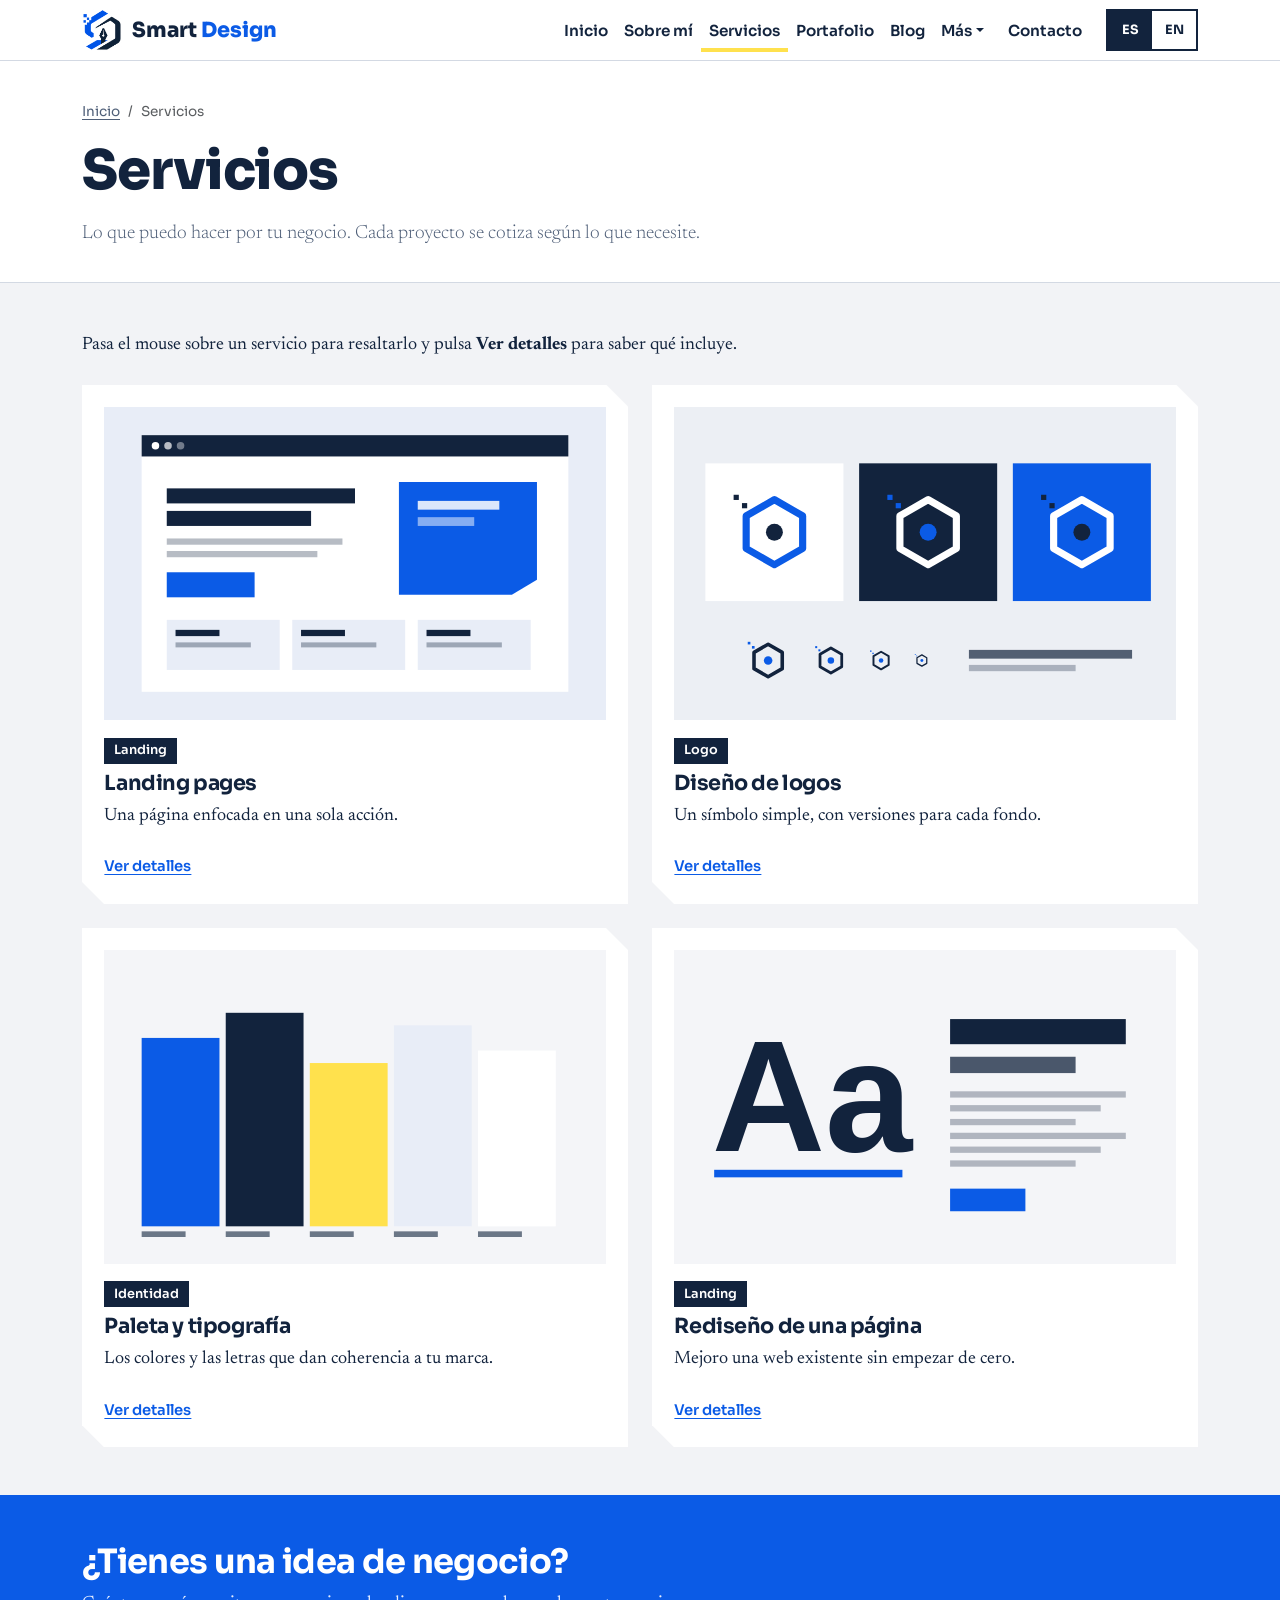
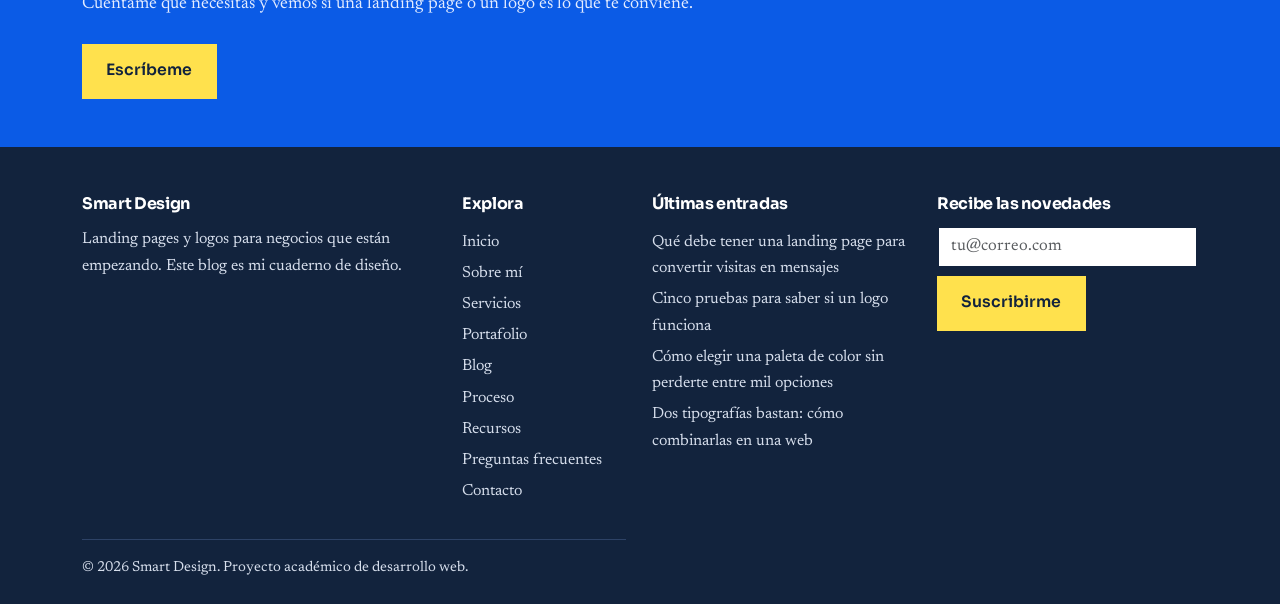
<file: servicios.html>
<!DOCTYPE html>
<html lang="es">
<head>
  <!-- BUENAS PRÁCTICAS: UTF-8, idioma declarado, viewport para móviles, título y descripción únicos por página -->
  <meta charset="utf-8">
  <meta name="viewport" content="width=device-width, initial-scale=1">
  <title data-i18n="servicios-smart-design">Servicios | Smart Design</title>
  <meta name="description" content="Servicios de Smart Design: landing pages, logos, paleta y tipografía, y rediseño de páginas." data-i18n-attr="content:servicios-de-smart-design-landing">
  <meta name="theme-color" content="#12233d">
  <link rel="icon" href="assets/images/logo-marca.png" type="image/png">
  <link rel="preconnect" href="https://fonts.googleapis.com"><link rel="preconnect" href="https://fonts.gstatic.com" crossorigin><link href="https://fonts.googleapis.com/css2?family=Newsreader:ital,opsz,wght@0,6..72,400;0,6..72,600;1,6..72,400&amp;family=Sora:wght@600;700;800&amp;display=swap" rel="stylesheet">
  <!-- 1) Bootstrap (CDN) -->
  <link rel="stylesheet" href="https://cdn.jsdelivr.net/npm/bootstrap@5.3.3/dist/css/bootstrap.min.css" integrity="sha384-QWTKZyjpPEjISv5WaRU9OFeRpok6YctnYmDr5pNlyT2bRjXh0JMhjY6hW+ALEwIH" crossorigin="anonymous">
  <!-- 2) Estilos propios: van después de Bootstrap para poder personalizarlo -->
  <link rel="stylesheet" href="css/styles.css">
</head>
<body>
  <a class="sd-skip" href="#contenido" data-i18n="saltar-al-contenido">Saltar al contenido</a>
<header class="sd-header">
  <nav class="navbar navbar-expand-lg" aria-label="Navegación principal" data-i18n-attr="aria-label:navegacion-principal">
    <div class="container">
      <a class="sd-brand" href="index.html"><img src="assets/images/logo-marca.png" width="40" height="42" alt=""><div data-i18n="smart-design">Smart <span>Design</span></div></a>
      <button class="navbar-toggler" type="button" data-bs-toggle="collapse" data-bs-target="#menuPrincipal" aria-controls="menuPrincipal" aria-expanded="false" aria-label="Abrir o cerrar el menú" data-i18n-attr="aria-label:abrir-o-cerrar-el-menu"><span class="navbar-toggler-icon"></span></button>
      <div class="collapse navbar-collapse" id="menuPrincipal">
        <ul class="navbar-nav ms-auto align-items-lg-center">
<li class="nav-item"><a class="nav-link" href="index.html" data-i18n="inicio">Inicio</a></li>
<li class="nav-item"><a class="nav-link" href="sobre-mi.html" data-i18n="sobre-mi">Sobre mí</a></li>
<li class="nav-item"><a class="nav-link active" href="servicios.html" aria-current="page" data-i18n="servicios">Servicios</a></li>
<li class="nav-item"><a class="nav-link" href="portafolio.html" data-i18n="portafolio">Portafolio</a></li>
<li class="nav-item"><a class="nav-link" href="blog.html" data-i18n="blog">Blog</a></li>
          <li class="nav-item dropdown">
            <a class="nav-link dropdown-toggle" href="#" role="button" data-bs-toggle="dropdown" aria-expanded="false" data-i18n="mas">Más</a>
            <ul class="dropdown-menu dropdown-menu-end">
<li><a class="dropdown-item" href="proceso.html" data-i18n="proceso">Proceso</a></li>
<li><a class="dropdown-item" href="recursos.html" data-i18n="recursos">Recursos</a></li>
<li><a class="dropdown-item" href="faq.html" data-i18n="preguntas-frecuentes">Preguntas frecuentes</a></li>
            </ul>
          </li>
          <li class="nav-item ms-lg-2"><a class="nav-link" href="contacto.html" data-i18n="contacto">Contacto</a></li>
          <li class="nav-item ms-lg-3 my-2 my-lg-0">
            <!-- Selector de idioma: lo controla js/i18n.js -->
            <div class="sd-lang" role="group" aria-label="Idioma / Language" data-i18n-skip>
              <button type="button" class="sd-lang-btn" data-lang="es" lang="es" aria-pressed="true" aria-label="Español" title="Español">ES</button>
              <button type="button" class="sd-lang-btn" data-lang="en" lang="en" aria-pressed="false" aria-label="English" title="English">EN</button>
            </div>
          </li>
        </ul>
      </div>
    </div>
  </nav>
</header>

<main id="contenido">
  <section class="sd-pagehead">
    <div class="container">
      <nav aria-label="Ruta de navegación" data-i18n-attr="aria-label:ruta-de-navegacion"><ol class="breadcrumb"><li class="breadcrumb-item"><a href="index.html" data-i18n="inicio">Inicio</a></li><li class="breadcrumb-item active" aria-current="page" data-i18n="servicios">Servicios</li></ol></nav>
      <h1 data-i18n="servicios">Servicios</h1>
      <p class="lead mt-3" data-i18n="lo-que-puedo-hacer-por">Lo que puedo hacer por tu negocio. Cada proyecto se cotiza según lo que necesite.</p>
    </div>
  </section>
  <section class="sd-section">
    <div class="container">
      <p class="mb-4" data-i18n="pasa-el-mouse-sobre-un">Pasa el mouse sobre un servicio para resaltarlo y pulsa <strong>Ver detalles</strong> para saber qué incluye.</p>
      <div class="row g-4" data-card-group><div class="col-md-6"><article class="sd-card sd-cut" data-card>
  <img src="assets/images/slide-landing.svg" width="800" height="500" alt="Boceto de una landing page" loading="lazy" data-i18n-attr="alt:boceto-de-una-landing-page-2">
  <span class="sd-tag mb-2" data-i18n="landing">Landing</span>
  <h3 data-i18n="landing-pages">Landing pages</h3>
  <p data-i18n="una-pagina-enfocada-en-una">Una página enfocada en una sola acción.</p>
  <button type="button" class="sd-more" data-card-toggle aria-expanded="false" aria-controls="det-s1">Ver detalles</button>
  <div class="sd-details" id="det-s1" hidden><ul><li data-i18n="para-lanzar-un-producto-promocionar">Para: lanzar un producto, promocionar un evento o recibir reservas.</li><li data-i18n="incluye-diseno-responsivo-textos-ordenados">Incluye: diseño responsivo, textos ordenados y botón principal.</li><li data-i18n="entrega-archivos-html-css-y">Entrega: archivos HTML, CSS y JavaScript listos para publicar.</li></ul></div>
</article></div><div class="col-md-6"><article class="sd-card sd-cut" data-card>
  <img src="assets/images/slide-logos.svg" width="800" height="500" alt="Logo en tres colores" loading="lazy" data-i18n-attr="alt:logo-en-tres-colores">
  <span class="sd-tag mb-2" data-i18n="logo">Logo</span>
  <h3 data-i18n="diseno-de-logos">Diseño de logos</h3>
  <p data-i18n="un-simbolo-simple-con-versiones">Un símbolo simple, con versiones para cada fondo.</p>
  <button type="button" class="sd-more" data-card-toggle aria-expanded="false" aria-controls="det-s2">Ver detalles</button>
  <div class="sd-details" id="det-s2" hidden><ul><li data-i18n="para-negocios-nuevos-o-que">Para: negocios nuevos o que quieren renovar su imagen.</li><li data-i18n="incluye-version-a-color-en">Incluye: versión a color, en una tinta y en fondo oscuro.</li><li data-i18n="entrega-archivos-en-formatos-de">Entrega: archivos en formatos de imagen y vectoriales.</li></ul></div>
</article></div><div class="col-md-6"><article class="sd-card sd-cut" data-card>
  <img src="assets/images/slide-color.svg" width="800" height="500" alt="Bloques de color" loading="lazy" data-i18n-attr="alt:bloques-de-color">
  <span class="sd-tag mb-2" data-i18n="identidad">Identidad</span>
  <h3 data-i18n="paleta-y-tipografia">Paleta y tipografía</h3>
  <p data-i18n="los-colores-y-las-letras">Los colores y las letras que dan coherencia a tu marca.</p>
  <button type="button" class="sd-more" data-card-toggle aria-expanded="false" aria-controls="det-s3">Ver detalles</button>
  <div class="sd-details" id="det-s3" hidden><ul><li data-i18n="para-quien-ya-tiene-logo">Para: quien ya tiene logo pero publica cosas que no combinan.</li><li data-i18n="incluye-paleta-con-contraste-legible">Incluye: paleta con contraste legible y dos fuentes.</li><li data-i18n="entrega-una-hoja-de-reglas">Entrega: una hoja de reglas fácil de seguir.</li></ul></div>
</article></div><div class="col-md-6"><article class="sd-card sd-cut" data-card>
  <img src="assets/images/slide-tipografia.svg" width="800" height="500" alt="Jerarquía de textos" loading="lazy" data-i18n-attr="alt:jerarquia-de-textos">
  <span class="sd-tag mb-2" data-i18n="landing">Landing</span>
  <h3 data-i18n="rediseno-de-una-pagina">Rediseño de una página</h3>
  <p data-i18n="mejoro-una-web-existente-sin">Mejoro una web existente sin empezar de cero.</p>
  <button type="button" class="sd-more" data-card-toggle aria-expanded="false" aria-controls="det-s4">Ver detalles</button>
  <div class="sd-details" id="det-s4" hidden><ul><li data-i18n="para-paginas-que-funcionan-pero">Para: páginas que funcionan pero cuestan de leer o no se ven bien en el móvil.</li><li data-i18n="incluye-revision-propuesta-y-ajustes">Incluye: revisión, propuesta y ajustes de estructura y estilo.</li><li data-i18n="entrega-informe-breve-y-pagina">Entrega: informe breve y página actualizada.</li></ul></div>
</article></div></div>
    </div>
  </section>
  <section class="sd-cta" aria-labelledby="cta-titulo">
    <div class="container">
      <h2 id="cta-titulo" data-i18n="tienes-una-idea-de-negocio">¿Tienes una idea de negocio?</h2>
      <p class="mb-4" data-i18n="cuentame-que-necesitas-y-vemos">Cuéntame qué necesitas y vemos si una landing page o un logo es lo que te conviene.</p>
      <a class="sd-btn sd-btn--marker" href="contacto.html" data-i18n="escribeme">Escríbeme</a>
    </div>
  </section>
</main>

<footer class="sd-footer">
  <div class="container">
    <div class="row g-4">
      <div class="col-lg-4">
        <h2 data-i18n="smart-design-2">Smart Design</h2>
        <p data-i18n="landing-pages-y-logos-para">Landing pages y logos para negocios que están empezando. Este blog es mi cuaderno de diseño.</p>
      </div>
      <div class="col-6 col-lg-2"><h2 data-i18n="explora">Explora</h2><ul><li><a href="index.html" data-i18n="inicio">Inicio</a></li><li><a href="sobre-mi.html" data-i18n="sobre-mi">Sobre mí</a></li><li><a href="servicios.html" data-i18n="servicios">Servicios</a></li><li><a href="portafolio.html" data-i18n="portafolio">Portafolio</a></li><li><a href="blog.html" data-i18n="blog">Blog</a></li><li><a href="proceso.html" data-i18n="proceso">Proceso</a></li><li><a href="recursos.html" data-i18n="recursos">Recursos</a></li><li><a href="faq.html" data-i18n="preguntas-frecuentes">Preguntas frecuentes</a></li><li><a href="contacto.html" data-i18n="contacto">Contacto</a></li></ul></div>
      <div class="col-6 col-lg-3"><h2 data-i18n="ultimas-entradas">Últimas entradas</h2><ul><li><a href="articulo-landing-pages.html" data-i18n="que-debe-tener-una-landing">Qué debe tener una landing page para convertir visitas en mensajes</a></li><li><a href="articulo-logos.html" data-i18n="cinco-pruebas-para-saber-si">Cinco pruebas para saber si un logo funciona</a></li><li><a href="articulo-color.html" data-i18n="como-elegir-una-paleta-de">Cómo elegir una paleta de color sin perderte entre mil opciones</a></li><li><a href="articulo-tipografia.html" data-i18n="dos-tipografias-bastan-como-combinarlas">Dos tipografías bastan: cómo combinarlas en una web</a></li></ul></div>
      <div class="col-lg-3">
        <h2 data-i18n="recibe-las-novedades">Recibe las novedades</h2>
        <form class="sd-form" data-validate novalidate>
          <label for="newsEmail" class="visually-hidden" data-i18n="correo-electronico">Correo electrónico</label>
          <input type="email" class="form-control" id="newsEmail" name="email" placeholder="tu@correo.com" autocomplete="email" data-rule="email" aria-describedby="newsEmail-fb" data-i18n-attr="placeholder:tu-correo-com">
          <div class="invalid-feedback" id="newsEmail-fb"></div>
          <button type="submit" class="sd-btn sd-btn--marker mt-2" data-i18n="suscribirme">Suscribirme</button>
          <p class="sd-success mt-2" role="status" data-form-success hidden data-i18n="correo-validado-es-una-demostracion">Correo validado. Es una demostración: no se envía a ningún servidor.</p>
        </form>
      </div>
    </div>
    <p class="sd-copy mb-0" data-i18n="2026-smart-design-proyecto-academico">&copy; <span data-year>2026</span> Smart Design. Proyecto académico de desarrollo web.</p>
  </div>
</footer>

  <!-- Scripts al final del body para no bloquear la carga de la página -->
  <script src="https://cdn.jsdelivr.net/npm/bootstrap@5.3.3/dist/js/bootstrap.bundle.min.js" integrity="sha384-YvpcrYf0tY3lHB60NNkmXc5s9fDVZLESaAA55NDzOxhy9GkcIdslK1eN7N6jIeHz" crossorigin="anonymous"></script>
  <!-- Orden importante: 1) diccionario  2) motor de idiomas  3) interacciones -->
  <script src="js/translations.js"></script>
  <script src="js/i18n.js"></script>
  <script src="js/script.js"></script>
</body>
</html>
</file>
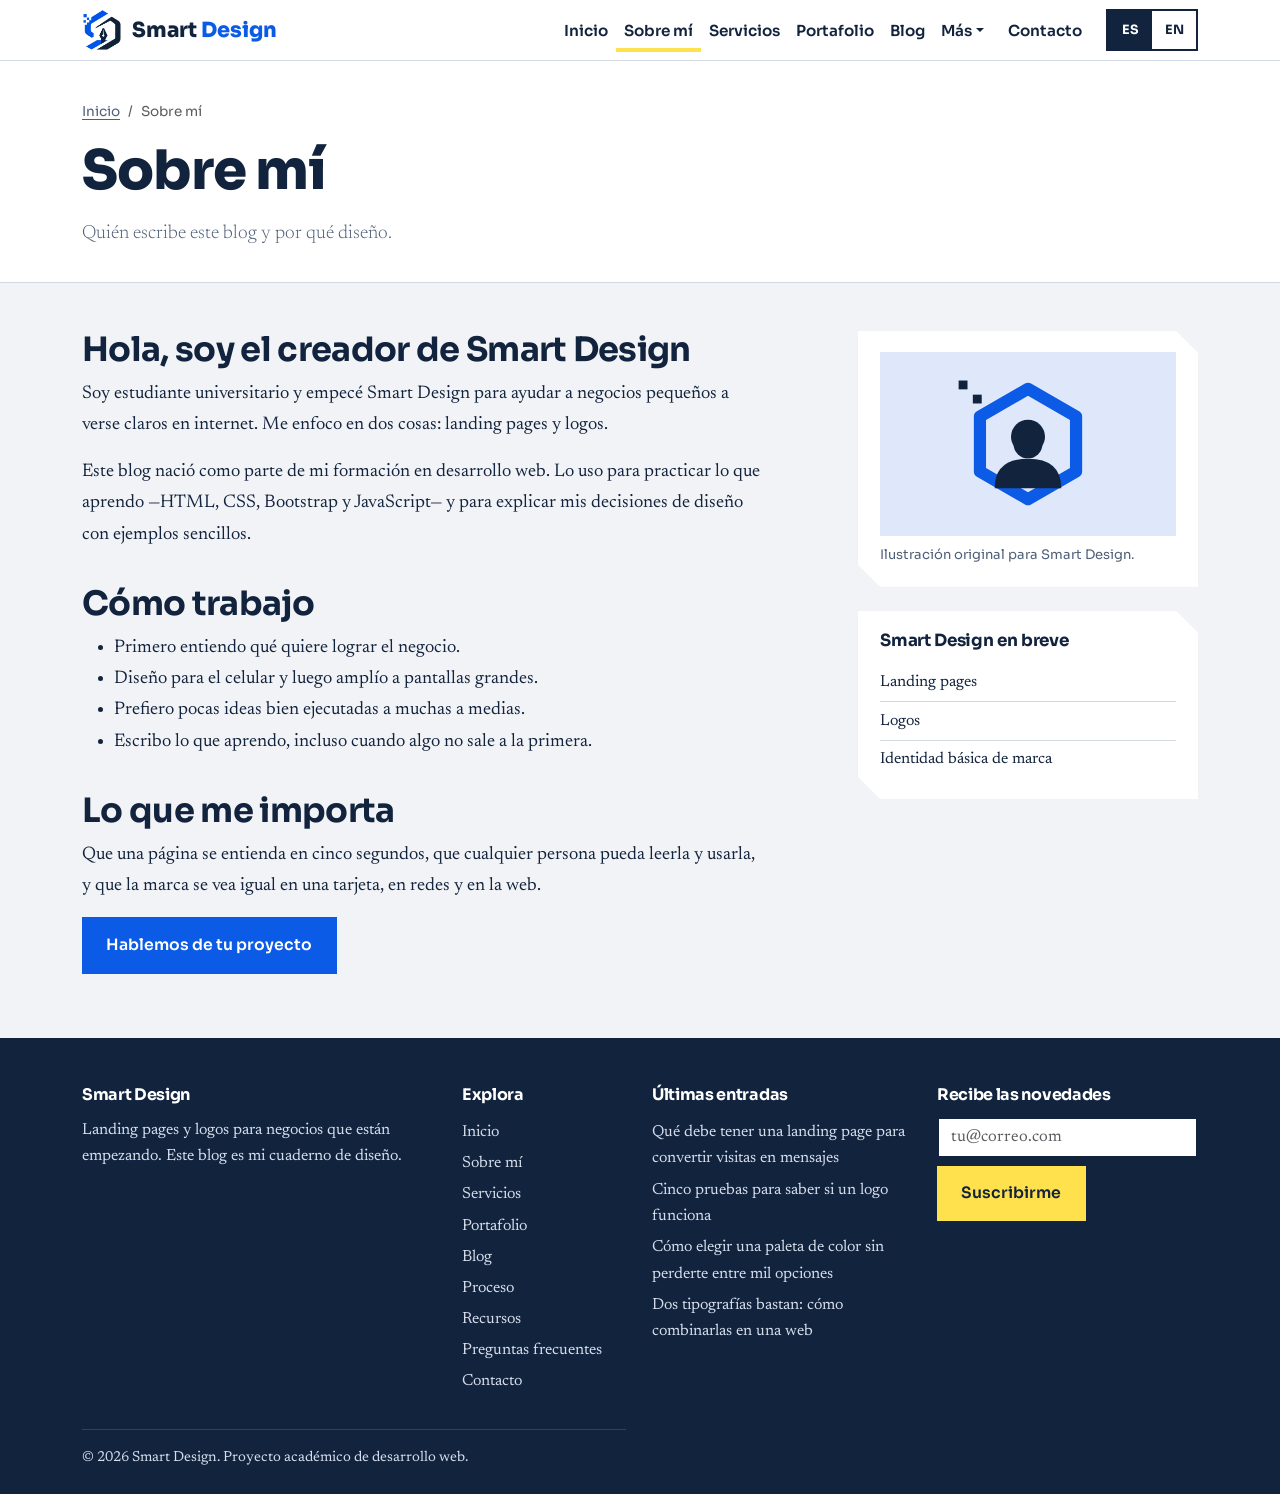
<file: sobre-mi.html>
<!DOCTYPE html>
<html lang="es">
<head>
  <!-- BUENAS PRÁCTICAS: UTF-8, idioma declarado, viewport para móviles, título y descripción únicos por página -->
  <meta charset="utf-8">
  <meta name="viewport" content="width=device-width, initial-scale=1">
  <title data-i18n="sobre-mi-smart-design">Sobre mí | Smart Design</title>
  <meta name="description" content="Conoce a la persona detrás de Smart Design y cómo trabaja." data-i18n-attr="content:conoce-a-la-persona-detras">
  <meta name="theme-color" content="#12233d">
  <link rel="icon" href="assets/images/logo-marca.png" type="image/png">
  <link rel="preconnect" href="https://fonts.googleapis.com"><link rel="preconnect" href="https://fonts.gstatic.com" crossorigin><link href="https://fonts.googleapis.com/css2?family=Newsreader:ital,opsz,wght@0,6..72,400;0,6..72,600;1,6..72,400&amp;family=Sora:wght@600;700;800&amp;display=swap" rel="stylesheet">
  <!-- 1) Bootstrap (CDN) -->
  <link rel="stylesheet" href="https://cdn.jsdelivr.net/npm/bootstrap@5.3.3/dist/css/bootstrap.min.css" integrity="sha384-QWTKZyjpPEjISv5WaRU9OFeRpok6YctnYmDr5pNlyT2bRjXh0JMhjY6hW+ALEwIH" crossorigin="anonymous">
  <!-- 2) Estilos propios: van después de Bootstrap para poder personalizarlo -->
  <link rel="stylesheet" href="css/styles.css">
</head>
<body>
  <a class="sd-skip" href="#contenido" data-i18n="saltar-al-contenido">Saltar al contenido</a>
<header class="sd-header">
  <nav class="navbar navbar-expand-lg" aria-label="Navegación principal" data-i18n-attr="aria-label:navegacion-principal">
    <div class="container">
      <a class="sd-brand" href="index.html"><img src="assets/images/logo-marca.png" width="40" height="42" alt=""><div data-i18n="smart-design">Smart <span>Design</span></div></a>
      <button class="navbar-toggler" type="button" data-bs-toggle="collapse" data-bs-target="#menuPrincipal" aria-controls="menuPrincipal" aria-expanded="false" aria-label="Abrir o cerrar el menú" data-i18n-attr="aria-label:abrir-o-cerrar-el-menu"><span class="navbar-toggler-icon"></span></button>
      <div class="collapse navbar-collapse" id="menuPrincipal">
        <ul class="navbar-nav ms-auto align-items-lg-center">
<li class="nav-item"><a class="nav-link" href="index.html" data-i18n="inicio">Inicio</a></li>
<li class="nav-item"><a class="nav-link active" href="sobre-mi.html" aria-current="page" data-i18n="sobre-mi">Sobre mí</a></li>
<li class="nav-item"><a class="nav-link" href="servicios.html" data-i18n="servicios">Servicios</a></li>
<li class="nav-item"><a class="nav-link" href="portafolio.html" data-i18n="portafolio">Portafolio</a></li>
<li class="nav-item"><a class="nav-link" href="blog.html" data-i18n="blog">Blog</a></li>
          <li class="nav-item dropdown">
            <a class="nav-link dropdown-toggle" href="#" role="button" data-bs-toggle="dropdown" aria-expanded="false" data-i18n="mas">Más</a>
            <ul class="dropdown-menu dropdown-menu-end">
<li><a class="dropdown-item" href="proceso.html" data-i18n="proceso">Proceso</a></li>
<li><a class="dropdown-item" href="recursos.html" data-i18n="recursos">Recursos</a></li>
<li><a class="dropdown-item" href="faq.html" data-i18n="preguntas-frecuentes">Preguntas frecuentes</a></li>
            </ul>
          </li>
          <li class="nav-item ms-lg-2"><a class="nav-link" href="contacto.html" data-i18n="contacto">Contacto</a></li>
          <li class="nav-item ms-lg-3 my-2 my-lg-0">
            <!-- Selector de idioma: lo controla js/i18n.js -->
            <div class="sd-lang" role="group" aria-label="Idioma / Language" data-i18n-skip>
              <button type="button" class="sd-lang-btn" data-lang="es" lang="es" aria-pressed="true" aria-label="Español" title="Español">ES</button>
              <button type="button" class="sd-lang-btn" data-lang="en" lang="en" aria-pressed="false" aria-label="English" title="English">EN</button>
            </div>
          </li>
        </ul>
      </div>
    </div>
  </nav>
</header>

<main id="contenido">
  <section class="sd-pagehead">
    <div class="container">
      <nav aria-label="Ruta de navegación" data-i18n-attr="aria-label:ruta-de-navegacion"><ol class="breadcrumb"><li class="breadcrumb-item"><a href="index.html" data-i18n="inicio">Inicio</a></li><li class="breadcrumb-item active" aria-current="page" data-i18n="sobre-mi">Sobre mí</li></ol></nav>
      <h1 data-i18n="sobre-mi">Sobre mí</h1>
      <p class="lead mt-3" data-i18n="quien-escribe-este-blog-y">Quién escribe este blog y por qué diseño.</p>
    </div>
  </section>
  <section class="sd-section">
    <div class="container">
      <div class="row gy-5 gx-lg-5">
        <article class="col-lg-8 sd-article">
          <h2 class="mt-0" data-i18n="hola-soy-el-creador-de">Hola, soy el creador de Smart Design</h2>
          <p data-i18n="soy-estudiante-universitario-y-empece">Soy estudiante universitario y empecé Smart Design para ayudar a negocios pequeños a verse claros en internet. Me enfoco en dos cosas: landing pages y logos.</p>
          <p data-i18n="este-blog-nacio-como-parte">Este blog nació como parte de mi formación en desarrollo web. Lo uso para practicar lo que aprendo —HTML, CSS, Bootstrap y JavaScript— y para explicar mis decisiones de diseño con ejemplos sencillos.</p>
          <h2 data-i18n="como-trabajo">Cómo trabajo</h2>
          <ul>
            <li data-i18n="primero-entiendo-que-quiere-lograr">Primero entiendo qué quiere lograr el negocio.</li>
            <li data-i18n="diseno-para-el-celular-y">Diseño para el celular y luego amplío a pantallas grandes.</li>
            <li data-i18n="prefiero-pocas-ideas-bien-ejecutadas">Prefiero pocas ideas bien ejecutadas a muchas a medias.</li>
            <li data-i18n="escribo-lo-que-aprendo-incluso">Escribo lo que aprendo, incluso cuando algo no sale a la primera.</li>
          </ul>
          <h2 data-i18n="lo-que-me-importa">Lo que me importa</h2>
          <p data-i18n="que-una-pagina-se-entienda">Que una página se entienda en cinco segundos, que cualquier persona pueda leerla y usarla, y que la marca se vea igual en una tarjeta, en redes y en la web.</p>
          <p><a class="sd-btn" href="contacto.html" data-i18n="hablemos-de-tu-proyecto">Hablemos de tu proyecto</a></p>
        </article>
        <aside class="col-lg-4" aria-label="Datos de Smart Design" data-i18n-attr="aria-label:datos-de-smart-design">
          <figure class="sd-aside-box sd-cut mb-4">
            <img src="assets/images/autor.svg" width="800" height="500" alt="Ilustración de una persona dentro de un hexágono azul" loading="lazy" data-i18n-attr="alt:ilustracion-de-una-persona-dentro">
            <figcaption class="sd-meta mt-2" data-i18n="ilustracion-original-para-smart-design">Ilustración original para Smart Design.</figcaption>
          </figure>
          <div class="sd-aside-box sd-cut">
            <h2 data-i18n="smart-design-en-breve">Smart Design en breve</h2>
            <ul><li data-i18n="landing-pages">Landing pages</li><li data-i18n="logos">Logos</li><li data-i18n="identidad-basica-de-marca">Identidad básica de marca</li></ul>
          </div>
        </aside>
      </div>
    </div>
  </section>
</main>

<footer class="sd-footer">
  <div class="container">
    <div class="row g-4">
      <div class="col-lg-4">
        <h2 data-i18n="smart-design-2">Smart Design</h2>
        <p data-i18n="landing-pages-y-logos-para">Landing pages y logos para negocios que están empezando. Este blog es mi cuaderno de diseño.</p>
      </div>
      <div class="col-6 col-lg-2"><h2 data-i18n="explora">Explora</h2><ul><li><a href="index.html" data-i18n="inicio">Inicio</a></li><li><a href="sobre-mi.html" data-i18n="sobre-mi">Sobre mí</a></li><li><a href="servicios.html" data-i18n="servicios">Servicios</a></li><li><a href="portafolio.html" data-i18n="portafolio">Portafolio</a></li><li><a href="blog.html" data-i18n="blog">Blog</a></li><li><a href="proceso.html" data-i18n="proceso">Proceso</a></li><li><a href="recursos.html" data-i18n="recursos">Recursos</a></li><li><a href="faq.html" data-i18n="preguntas-frecuentes">Preguntas frecuentes</a></li><li><a href="contacto.html" data-i18n="contacto">Contacto</a></li></ul></div>
      <div class="col-6 col-lg-3"><h2 data-i18n="ultimas-entradas">Últimas entradas</h2><ul><li><a href="articulo-landing-pages.html" data-i18n="que-debe-tener-una-landing">Qué debe tener una landing page para convertir visitas en mensajes</a></li><li><a href="articulo-logos.html" data-i18n="cinco-pruebas-para-saber-si">Cinco pruebas para saber si un logo funciona</a></li><li><a href="articulo-color.html" data-i18n="como-elegir-una-paleta-de">Cómo elegir una paleta de color sin perderte entre mil opciones</a></li><li><a href="articulo-tipografia.html" data-i18n="dos-tipografias-bastan-como-combinarlas">Dos tipografías bastan: cómo combinarlas en una web</a></li></ul></div>
      <div class="col-lg-3">
        <h2 data-i18n="recibe-las-novedades">Recibe las novedades</h2>
        <form class="sd-form" data-validate novalidate>
          <label for="newsEmail" class="visually-hidden" data-i18n="correo-electronico">Correo electrónico</label>
          <input type="email" class="form-control" id="newsEmail" name="email" placeholder="tu@correo.com" autocomplete="email" data-rule="email" aria-describedby="newsEmail-fb" data-i18n-attr="placeholder:tu-correo-com">
          <div class="invalid-feedback" id="newsEmail-fb"></div>
          <button type="submit" class="sd-btn sd-btn--marker mt-2" data-i18n="suscribirme">Suscribirme</button>
          <p class="sd-success mt-2" role="status" data-form-success hidden data-i18n="correo-validado-es-una-demostracion">Correo validado. Es una demostración: no se envía a ningún servidor.</p>
        </form>
      </div>
    </div>
    <p class="sd-copy mb-0" data-i18n="2026-smart-design-proyecto-academico">&copy; <span data-year>2026</span> Smart Design. Proyecto académico de desarrollo web.</p>
  </div>
</footer>

  <!-- Scripts al final del body para no bloquear la carga de la página -->
  <script src="https://cdn.jsdelivr.net/npm/bootstrap@5.3.3/dist/js/bootstrap.bundle.min.js" integrity="sha384-YvpcrYf0tY3lHB60NNkmXc5s9fDVZLESaAA55NDzOxhy9GkcIdslK1eN7N6jIeHz" crossorigin="anonymous"></script>
  <!-- Orden importante: 1) diccionario  2) motor de idiomas  3) interacciones -->
  <script src="js/translations.js"></script>
  <script src="js/i18n.js"></script>
  <script src="js/script.js"></script>
</body>
</html>
</file>
<file: css/styles.css>
/* ==========================================================================
   Smart Design · Blog personal
   Archivo: css/styles.css
   Se carga DESPUÉS de Bootstrap para poder personalizar sus estilos.

   BUENAS PRÁCTICAS aplicadas en este archivo:
   [BP-CSS-1] Variables CSS (custom properties) para colores, fuentes y espacios.
   [BP-CSS-2] Mobile-first: los estilos base son para móvil; @media amplía.
   [BP-CSS-3] Nombres de clase claros con prefijo "sd-" (Smart Design) para
              no chocar con las clases de Bootstrap.
   [BP-CSS-4] Foco visible (:focus-visible) para navegación con teclado.
   [BP-CSS-5] Respeta prefers-reduced-motion (menos animación si el usuario lo pide).
   [BP-CSS-6] Contraste de color AA (texto oscuro sobre fondo claro).
   ========================================================================== */

/* ---------- 1. Variables (identidad de marca tomada del logo) ---------- */
:root {
  --sd-blue: #0b5be6;        /* azul del logo */
  --sd-ink: #12233d;         /* azul marino del logo (texto y fondos oscuros) */
  --sd-paper: #f2f3f6;       /* fondo general, gris muy claro como el del logo */
  --sd-white: #ffffff;
  --sd-marker: #ffe14d;      /* amarillo "marcador" para resaltar */
  --sd-muted: #4f5f78;       /* texto secundario (contraste 6:1 sobre blanco) */
  --sd-line: #d3d9e3;        /* bordes suaves */

  --sd-font-title: "Sora", "Segoe UI", Arial, sans-serif;
  --sd-font-body: "Newsreader", Georgia, "Times New Roman", serif;

  --sd-cut: 22px;            /* tamaño del corte diagonal (viene del hexágono del logo) */
}

/* ---------- 2. Base ---------- */
html { scroll-behavior: smooth; }

body {
  font-family: var(--sd-font-body);
  font-size: 1.125rem;       /* 18px: cómodo para leer en serif */
  line-height: 1.65;
  color: var(--sd-ink);
  background: var(--sd-paper);
}

h1, h2, h3, h4, h5, .h1, .h2, .h3, .h4, .h5, .sd-title {
  font-family: var(--sd-font-title);
  font-weight: 700;
  line-height: 1.15;
  letter-spacing: -0.02em;
  color: var(--sd-ink);
}

h1 { font-size: clamp(2rem, 5vw + 0.5rem, 3.4rem); font-weight: 800; }
h2 { font-size: clamp(1.5rem, 2.5vw + 0.5rem, 2.1rem); }
h3 { font-size: 1.3rem; }

a { color: var(--sd-blue); text-underline-offset: 3px; }
a:hover { color: var(--sd-ink); }

p { max-width: 68ch; }   /* líneas de máximo ~68 caracteres: más fáciles de leer */

img { max-width: 100%; height: auto; }

/* Foco visible para teclado */
:focus-visible {
  outline: 3px solid var(--sd-blue);
  outline-offset: 3px;
}

/* Enlace "saltar al contenido" (accesibilidad) */
.sd-skip {
  position: absolute;
  left: 1rem;
  top: -4rem;
  z-index: 2000;
  background: var(--sd-ink);
  color: var(--sd-white);
  padding: 0.6rem 1rem;
  font-family: var(--sd-font-title);
}
.sd-skip:focus { top: 1rem; color: var(--sd-white); }

/* ---------- 3. Elementos de marca ---------- */

/* Corte diagonal en esquinas opuestas: firma visual del hexágono del logo */
.sd-cut {
  clip-path: polygon(
    0 0,
    calc(100% - var(--sd-cut)) 0,
    100% var(--sd-cut),
    100% 100%,
    var(--sd-cut) 100%,
    0 calc(100% - var(--sd-cut))
  );
}

/* Cuadritos "píxel" del logo, hechos solo con CSS (decorativo) */
.sd-pixels {
  display: block;
  width: 12px;
  height: 12px;
  margin: 0 0 2.3rem 2px;
  background: var(--sd-blue);
  box-shadow: 18px 18px 0 var(--sd-blue), 0 36px 0 var(--sd-blue), 0 36px 0 var(--sd-blue);
}

/* Botones */
.sd-btn {
  display: inline-block;
  font-family: var(--sd-font-title);
  font-weight: 600;
  font-size: 0.98rem;
  padding: 0.8rem 1.4rem;
  border: 2px solid var(--sd-blue);
  background: var(--sd-blue);
  color: var(--sd-white);
  text-decoration: none;
  border-radius: 0;
  transition: background-color 0.2s, color 0.2s, border-color 0.2s;
}
.sd-btn:hover { background: var(--sd-ink); border-color: var(--sd-ink); color: var(--sd-white); }
.sd-btn--ghost { background: transparent; color: var(--sd-ink); border-color: var(--sd-ink); }
.sd-btn--ghost:hover { background: var(--sd-ink); color: var(--sd-white); }
.sd-btn--marker { background: var(--sd-marker); border-color: var(--sd-marker); color: var(--sd-ink); }
.sd-btn--marker:hover { background: var(--sd-white); border-color: var(--sd-white); color: var(--sd-ink); }

/* Etiqueta de categoría */
.sd-tag {
  display: inline-block;
  font-family: var(--sd-font-title);
  font-size: 0.8rem;
  font-weight: 600;
  padding: 0.15rem 0.6rem;
  background: var(--sd-ink);
  color: var(--sd-white);
}

/* ---------- 4. Cabecera y navegación ---------- */
.sd-header {
  background: var(--sd-white);
  border-bottom: 1px solid var(--sd-line);
  position: sticky;
  top: 0;
  z-index: 1030;
}

.sd-brand {
  display: flex;
  align-items: center;
  gap: 0.6rem;
  font-family: var(--sd-font-title);
  font-weight: 800;
  font-size: 1.3rem;
  color: var(--sd-ink);
  text-decoration: none;
}
.sd-brand:hover { color: var(--sd-ink); }
.sd-brand img { width: 40px; height: auto; }
.sd-brand span { color: var(--sd-blue); }

.sd-header .nav-link {
  font-family: var(--sd-font-title);
  font-weight: 600;
  font-size: 0.95rem;
  color: var(--sd-ink);
  padding: 0.6rem 0.9rem;
}
.sd-header .nav-link:hover { color: var(--sd-blue); }
.sd-header .nav-link.active,
.sd-header .dropdown-item.active {
  color: var(--sd-ink);
  background: transparent;
  box-shadow: inset 0 -4px 0 var(--sd-marker);   /* subrayado "marcador" */
}
.sd-header .dropdown-menu { border-radius: 0; border-color: var(--sd-line); }
.sd-header .dropdown-item { font-family: var(--sd-font-title); font-size: 0.95rem; }

/* Selector de idioma ES / EN (lo controla js/i18n.js) */
.sd-lang {
  display: inline-flex;
  border: 2px solid var(--sd-ink);
}
.sd-lang-btn {
  font-family: var(--sd-font-title);
  font-weight: 700;
  font-size: 0.8rem;
  min-width: 44px;
  min-height: 38px;            /* tamaño cómodo para tocar en el móvil */
  padding: 0.3rem 0.65rem;
  border: 0;
  background: transparent;
  color: var(--sd-ink);
}
.sd-lang-btn:hover { background: var(--sd-line); }
.sd-lang-btn[aria-pressed="true"] { background: var(--sd-ink); color: var(--sd-white); }

/* ---------- 5. Portada (hero) ---------- */
.sd-hero { padding: 3rem 0 3.5rem; }
.sd-hero .lead { font-size: 1.25rem; color: var(--sd-muted); }

/* ---------- 6. Carrusel (lo mueve js/script.js) ---------- */
.sd-carousel {
  position: relative;
  background: var(--sd-ink);
  color: var(--sd-white);
}
.sd-slides {
  position: relative;
  height: clamp(390px, 54vw, 480px);
}
.sd-slide {
  position: absolute;
  inset: 0;
  margin: 0;
  display: flex;
  flex-direction: column;
  opacity: 0;
  visibility: hidden;
  transition: opacity 0.5s ease, visibility 0.5s;
}
.sd-slide.is-active { opacity: 1; visibility: visible; }
.sd-slide img {
  flex: 1 1 0;
  min-height: 0;
  width: 100%;
  object-fit: cover;
}
.sd-slide figcaption { padding: 1rem 1.25rem 0.4rem; }
.sd-slide-title {
  font-family: var(--sd-font-title);
  font-weight: 700;
  font-size: 1.15rem;
  line-height: 1.25;
  margin: 0 0 0.25rem;
}
.sd-slide figcaption p { margin: 0 0 0.3rem; font-size: 1rem; color: #d6deec; }
.sd-slide figcaption a { color: var(--sd-marker); font-family: var(--sd-font-title); font-size: 0.95rem; font-weight: 600; }
.sd-slide figcaption a:hover { color: var(--sd-white); }

.sd-controls {
  display: flex;
  flex-wrap: wrap;            /* en móvil los botones bajan de línea en vez de salirse */
  align-items: center;
  gap: 0.5rem;
  padding: 0.5rem 1.25rem 1rem;
}
.sd-ctrl {
  font-family: var(--sd-font-title);
  font-size: 0.85rem;
  font-weight: 600;
  background: transparent;
  color: var(--sd-white);
  border: 2px solid var(--sd-white);
  padding: 0.3rem 0.8rem;
  min-height: 40px;
}
.sd-ctrl:hover { background: var(--sd-white); color: var(--sd-ink); }
.sd-carousel :focus-visible { outline-color: var(--sd-marker); }
.sd-dots { display: flex; gap: 0.25rem; margin: 0 auto; order: 3; width: 100%; justify-content: center; }
@media (min-width: 576px) {
  .sd-dots { order: 0; width: auto; }   /* en pantallas mayores, los puntos van entre los botones */
}
.sd-dot {
  width: 28px;
  height: 40px;           /* área táctil cómoda */
  padding: 0;
  background: transparent;
  border: 0;
  position: relative;
}
.sd-dot::after {
  content: "";
  position: absolute;
  left: 4px; right: 4px; top: 17px;
  height: 6px;
  background: #5d7090;
}
.sd-dot[aria-current="true"]::after { background: var(--sd-marker); }

/* ---------- 7. Tarjetas de entradas ---------- */
.sd-post {
  background: var(--sd-white);
  display: flex;
  flex-direction: column;
}
.sd-post img { width: 100%; aspect-ratio: 8 / 5; object-fit: cover; }
.sd-post-body { padding: 1.1rem 1.25rem 1.4rem; }
.sd-post h3 { margin: 0.5rem 0; }
.sd-post h3 a { color: var(--sd-ink); text-decoration: none; }
.sd-post h3 a:hover { color: var(--sd-blue); text-decoration: underline; }
.sd-meta { font-family: var(--sd-font-title); font-size: 0.82rem; color: var(--sd-muted); }

@media (min-width: 768px) {
  .sd-post--row { flex-direction: row; }
  .sd-post--row img { width: 40%; aspect-ratio: auto; height: 100%; min-height: 200px; }
  .sd-post--row .sd-post-body { width: 60%; }
}

/* ---------- 7b. Tarjetas interactivas (resaltar + detalles) ---------- */
.sd-card {
  background: var(--sd-white);
  padding: 1.4rem 1.4rem 1.2rem;
  height: 100%;
  transition: opacity 0.2s, box-shadow 0.2s, background-color 0.2s;
}
.sd-card img { width: 100%; aspect-ratio: 8 / 5; object-fit: cover; margin-bottom: 1rem; }
.sd-card h3 { margin-bottom: 0.4rem; }

/* Cuando el grupo tiene una tarjeta resaltada, las demás se atenúan */
.has-highlight .sd-card:not(.is-highlighted) { opacity: 0.6; }
.sd-card.is-highlighted {
  background: #fffbe0;
  box-shadow: inset 0 -6px 0 var(--sd-blue);
}

.sd-more {
  font-family: var(--sd-font-title);
  font-weight: 600;
  font-size: 0.92rem;
  color: var(--sd-blue);
  background: transparent;
  border: 0;
  padding: 0.4rem 0;
  text-decoration: underline;
  text-underline-offset: 3px;
}
.sd-more:hover { color: var(--sd-ink); }
.sd-details { border-top: 1px solid var(--sd-line); margin-top: 0.6rem; padding-top: 0.8rem; font-size: 1rem; }
.sd-details ul { padding-left: 1.1rem; margin-bottom: 0; }

/* ---------- 8. Filtros ---------- */
.sd-filters { display: flex; flex-wrap: wrap; gap: 0.5rem; margin-bottom: 1.5rem; }
.sd-filter {
  font-family: var(--sd-font-title);
  font-size: 0.9rem;
  font-weight: 600;
  padding: 0.45rem 1rem;
  border: 2px solid var(--sd-ink);
  background: transparent;
  color: var(--sd-ink);
}
.sd-filter:hover { background: var(--sd-line); }
.sd-filter.is-active { background: var(--sd-ink); color: var(--sd-white); }

/* ---------- 9. Cabecera de páginas internas ---------- */
.sd-pagehead { padding: 2.5rem 0 2rem; border-bottom: 1px solid var(--sd-line); background: var(--sd-white); }
.sd-pagehead .lead { color: var(--sd-muted); font-size: 1.2rem; margin-bottom: 0; }
.breadcrumb { font-family: var(--sd-font-title); font-size: 0.85rem; margin-bottom: 1rem; }
.breadcrumb a { color: var(--sd-muted); }

/* ---------- 10. Artículos ---------- */
.sd-article h2 { margin-top: 2.2rem; }
.sd-article p, .sd-article li { font-size: 1.15rem; line-height: 1.7; }
.sd-article figure { margin: 1.5rem 0 2rem; }
.sd-article figcaption { font-family: var(--sd-font-title); font-size: 0.82rem; color: var(--sd-muted); margin-top: 0.4rem; }
.sd-checklist { background: var(--sd-white); padding: 1.2rem 1.5rem; border-left: 6px solid var(--sd-blue); }
.sd-checklist h2 { margin-top: 0; font-size: 1.2rem; }

/* Barra lateral (aside) */
.sd-aside-box { background: var(--sd-white); padding: 1.3rem 1.4rem; margin-bottom: 1.5rem; }
.sd-aside-box h2, .sd-aside-box h3 { font-size: 1.05rem; margin-bottom: 0.8rem; }
.sd-aside-box ul { list-style: none; padding: 0; margin: 0; }
.sd-aside-box li { padding: 0.35rem 0; border-bottom: 1px solid var(--sd-line); font-size: 1rem; }
.sd-aside-box li:last-child { border-bottom: 0; }

/* ---------- 11. Proceso (sí es una secuencia, por eso va numerado) ---------- */
.sd-steps { list-style: none; counter-reset: paso; padding: 0; margin: 0; }
.sd-steps li {
  counter-increment: paso;
  position: relative;
  background: var(--sd-white);
  padding: 1.2rem 1.4rem 1.2rem 4.6rem;
  margin-bottom: 1rem;
}
.sd-steps li::before {
  content: counter(paso);
  position: absolute;
  left: 1.2rem; top: 1.1rem;
  width: 2.3rem; height: 2.3rem;
  display: grid; place-items: center;
  background: var(--sd-blue);
  color: var(--sd-white);
  font-family: var(--sd-font-title);
  font-weight: 800;
}
.sd-steps h2 { font-size: 1.2rem; margin-bottom: 0.3rem; }
.sd-steps p { margin: 0; font-size: 1.02rem; }

/* ---------- 12. Formularios ---------- */
.sd-form label { font-family: var(--sd-font-title); font-weight: 600; font-size: 0.92rem; margin-bottom: 0.3rem; }
.sd-form .form-control, .sd-form .form-select { border-radius: 0; border: 2px solid var(--sd-ink); font-family: var(--sd-font-body); font-size: 1.05rem; }
.sd-form .form-control:focus, .sd-form .form-select:focus { border-color: var(--sd-blue); box-shadow: 0 0 0 3px rgba(11, 91, 230, 0.25); }
.sd-form .invalid-feedback, .sd-form .valid-feedback { font-family: var(--sd-font-title); font-size: 0.85rem; }
.sd-counter { font-family: var(--sd-font-title); font-size: 0.8rem; color: var(--sd-muted); text-align: right; }
.sd-success { background: #e4f6e9; border-left: 6px solid #1a7f3c; padding: 0.9rem 1.1rem; font-family: var(--sd-font-title); font-size: 0.95rem; }

/* ---------- 13. Franja de llamada a la acción y pie de página ---------- */
.sd-cta { background: var(--sd-blue); color: var(--sd-white); padding: 3rem 0; }
.sd-cta h2 { color: var(--sd-white); }
.sd-cta p { color: #e3ecff; }

.sd-footer { background: var(--sd-ink); color: #d6deec; padding: 3rem 0 1.5rem; font-size: 1rem; }
.sd-footer h2 { font-size: 1rem; color: var(--sd-white); margin-bottom: 0.8rem; }
.sd-footer a { color: #d6deec; text-decoration: none; }
.sd-footer a:hover { color: var(--sd-marker); text-decoration: underline; }
.sd-footer ul { list-style: none; padding: 0; margin: 0; }
.sd-footer li { padding: 0.15rem 0; }
.sd-footer :focus-visible { outline-color: var(--sd-marker); }
.sd-footer .form-control { border-radius: 0; }
.sd-footer .invalid-feedback { color: #ffb4b4; }
.sd-footer .sd-success { background: #e4f6e9; color: var(--sd-ink); }
.sd-copy { border-top: 1px solid #2d4266; margin-top: 2rem; padding-top: 1rem; font-size: 0.9rem; }

/* ---------- 14. Utilidades ---------- */
.sd-section { padding: 3rem 0; }
.sd-section--white { background: var(--sd-white); }

/* ---------- 15. Movimiento reducido ---------- */
@media (prefers-reduced-motion: reduce) {
  html { scroll-behavior: auto; }
  *, *::before, *::after { transition: none !important; animation: none !important; }
}
</file>
